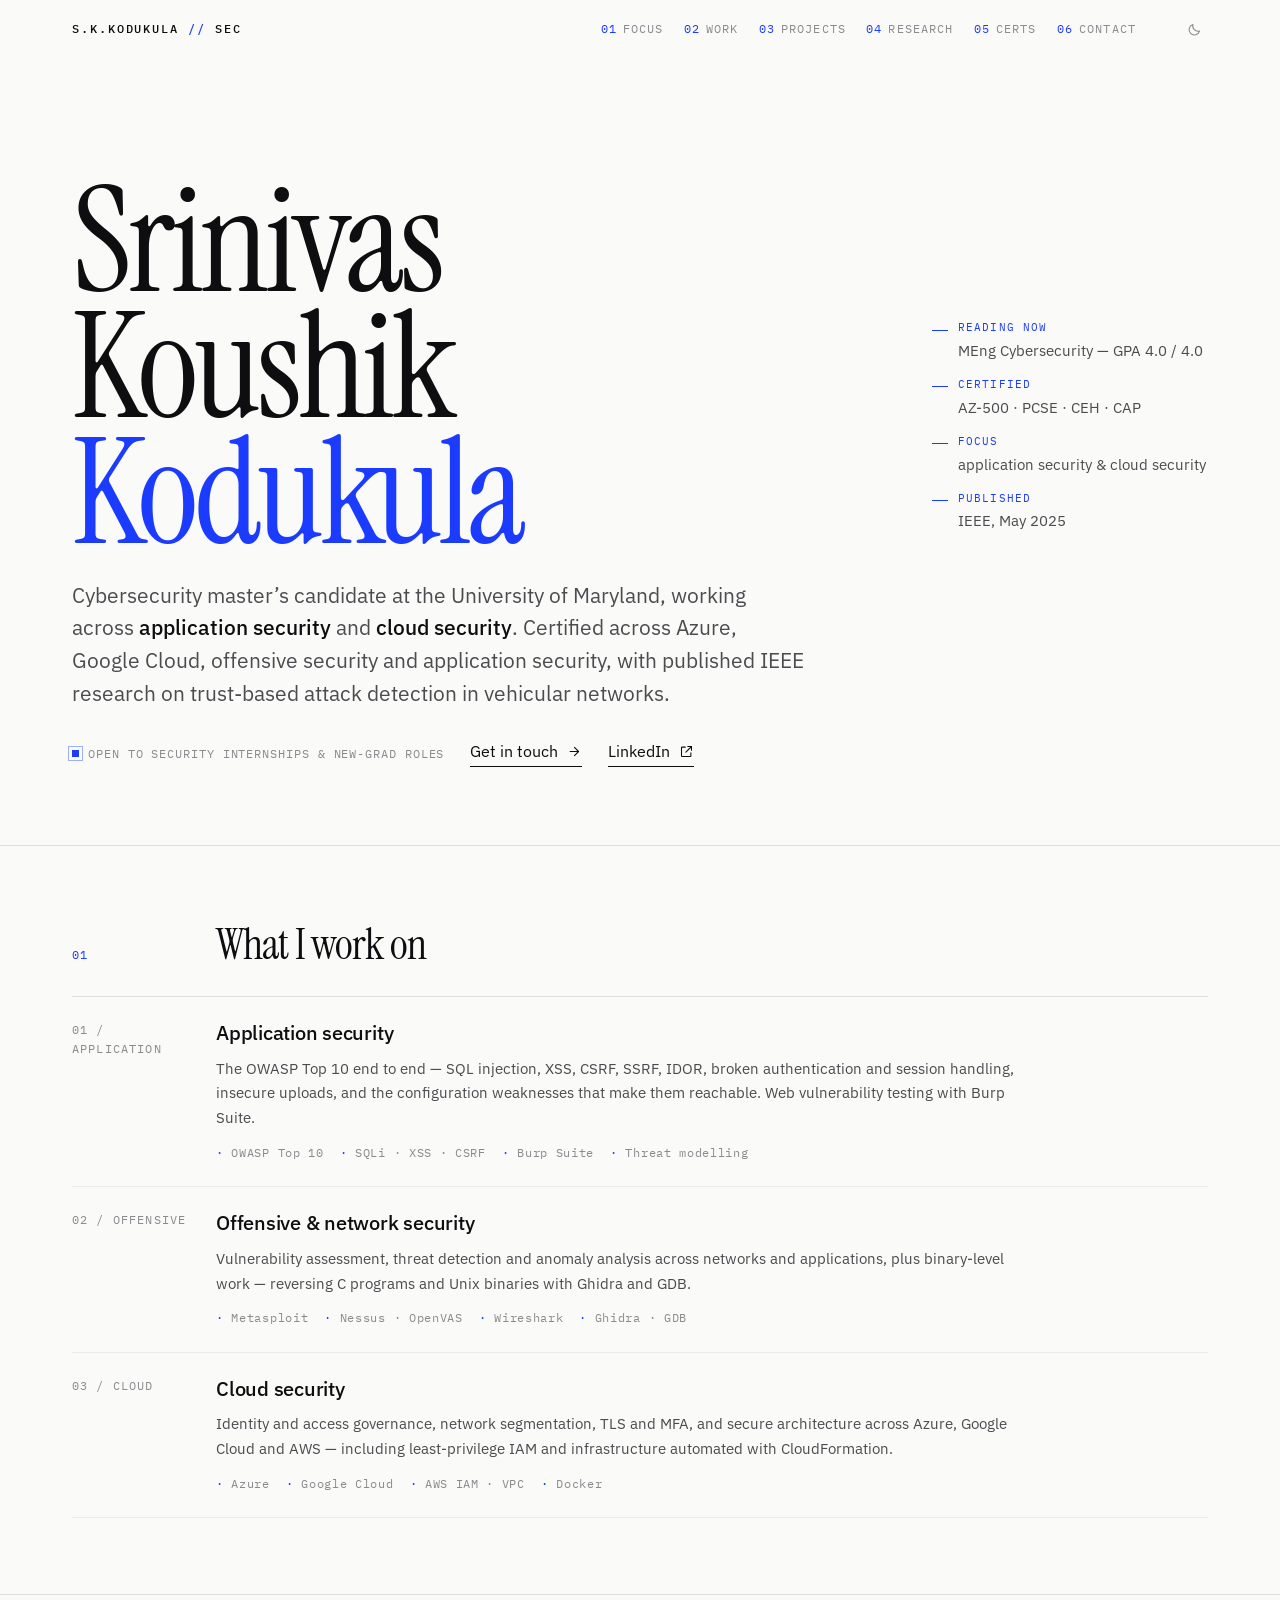
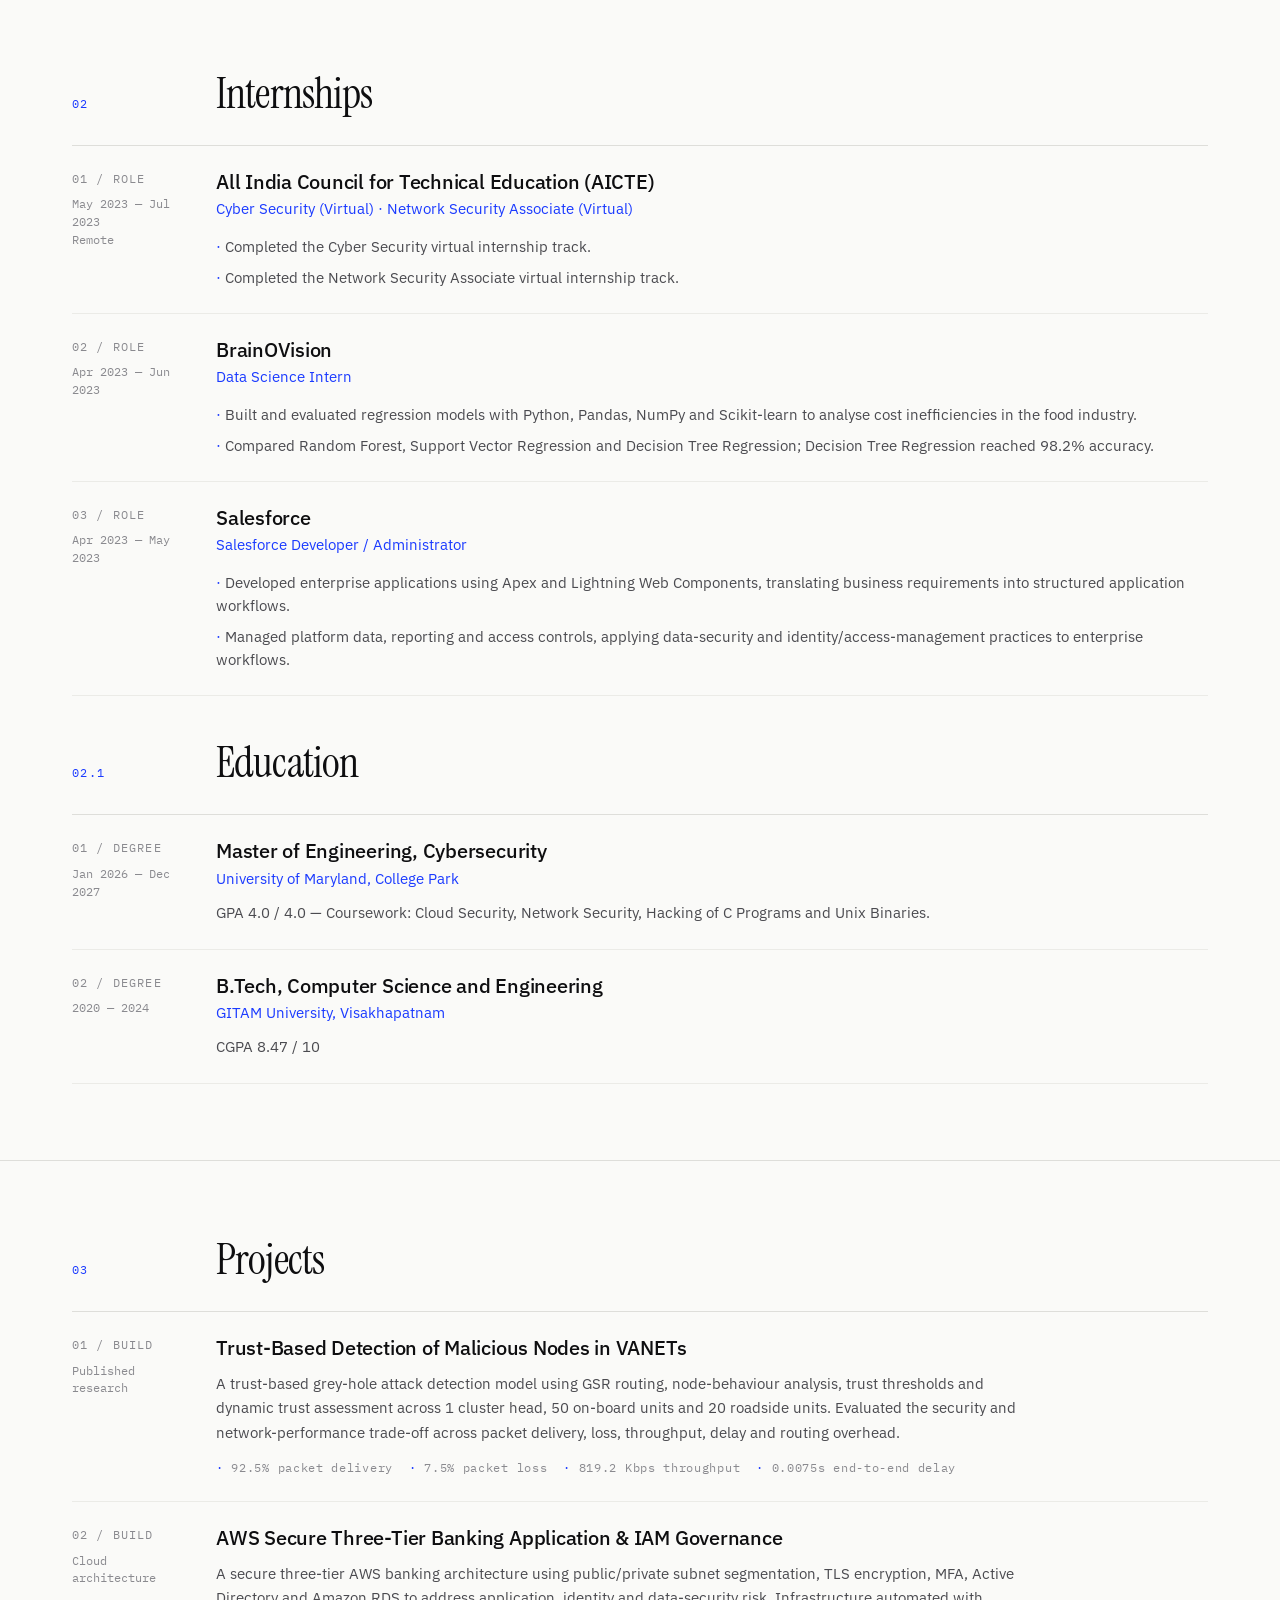
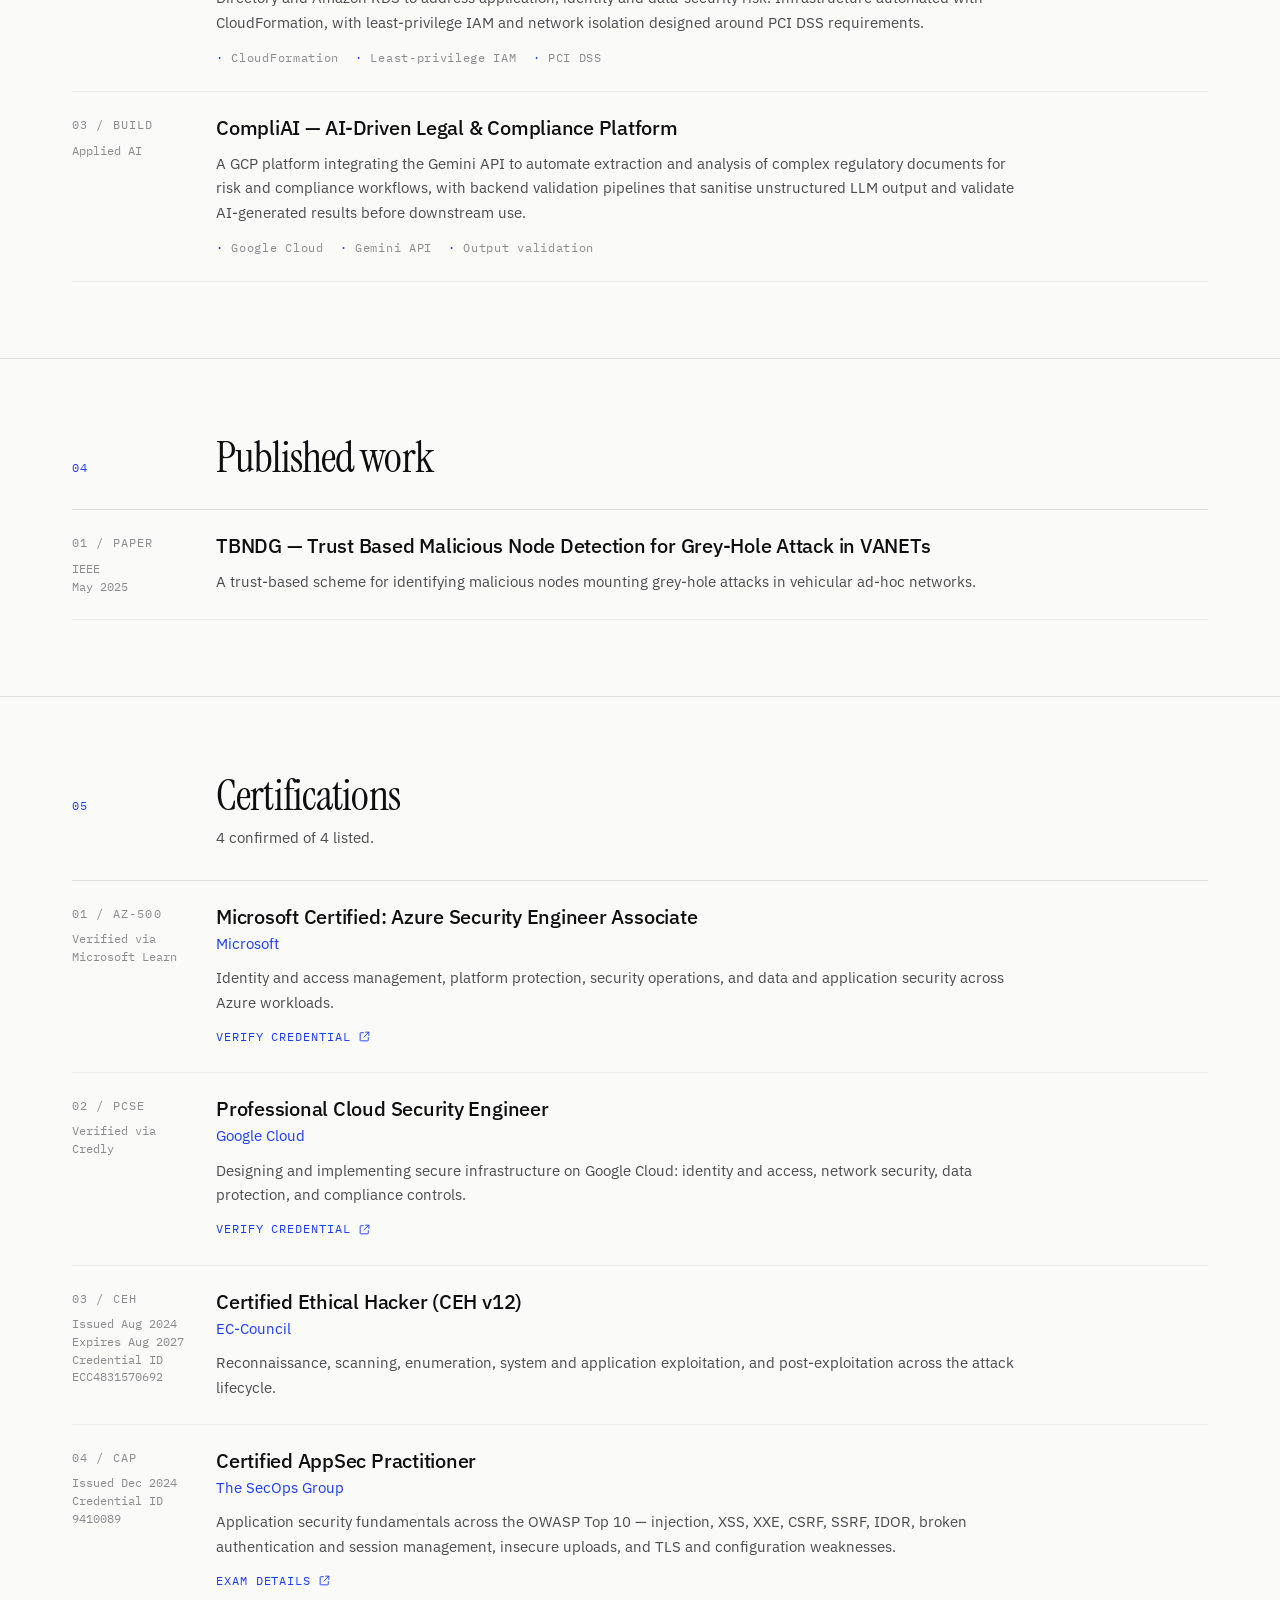
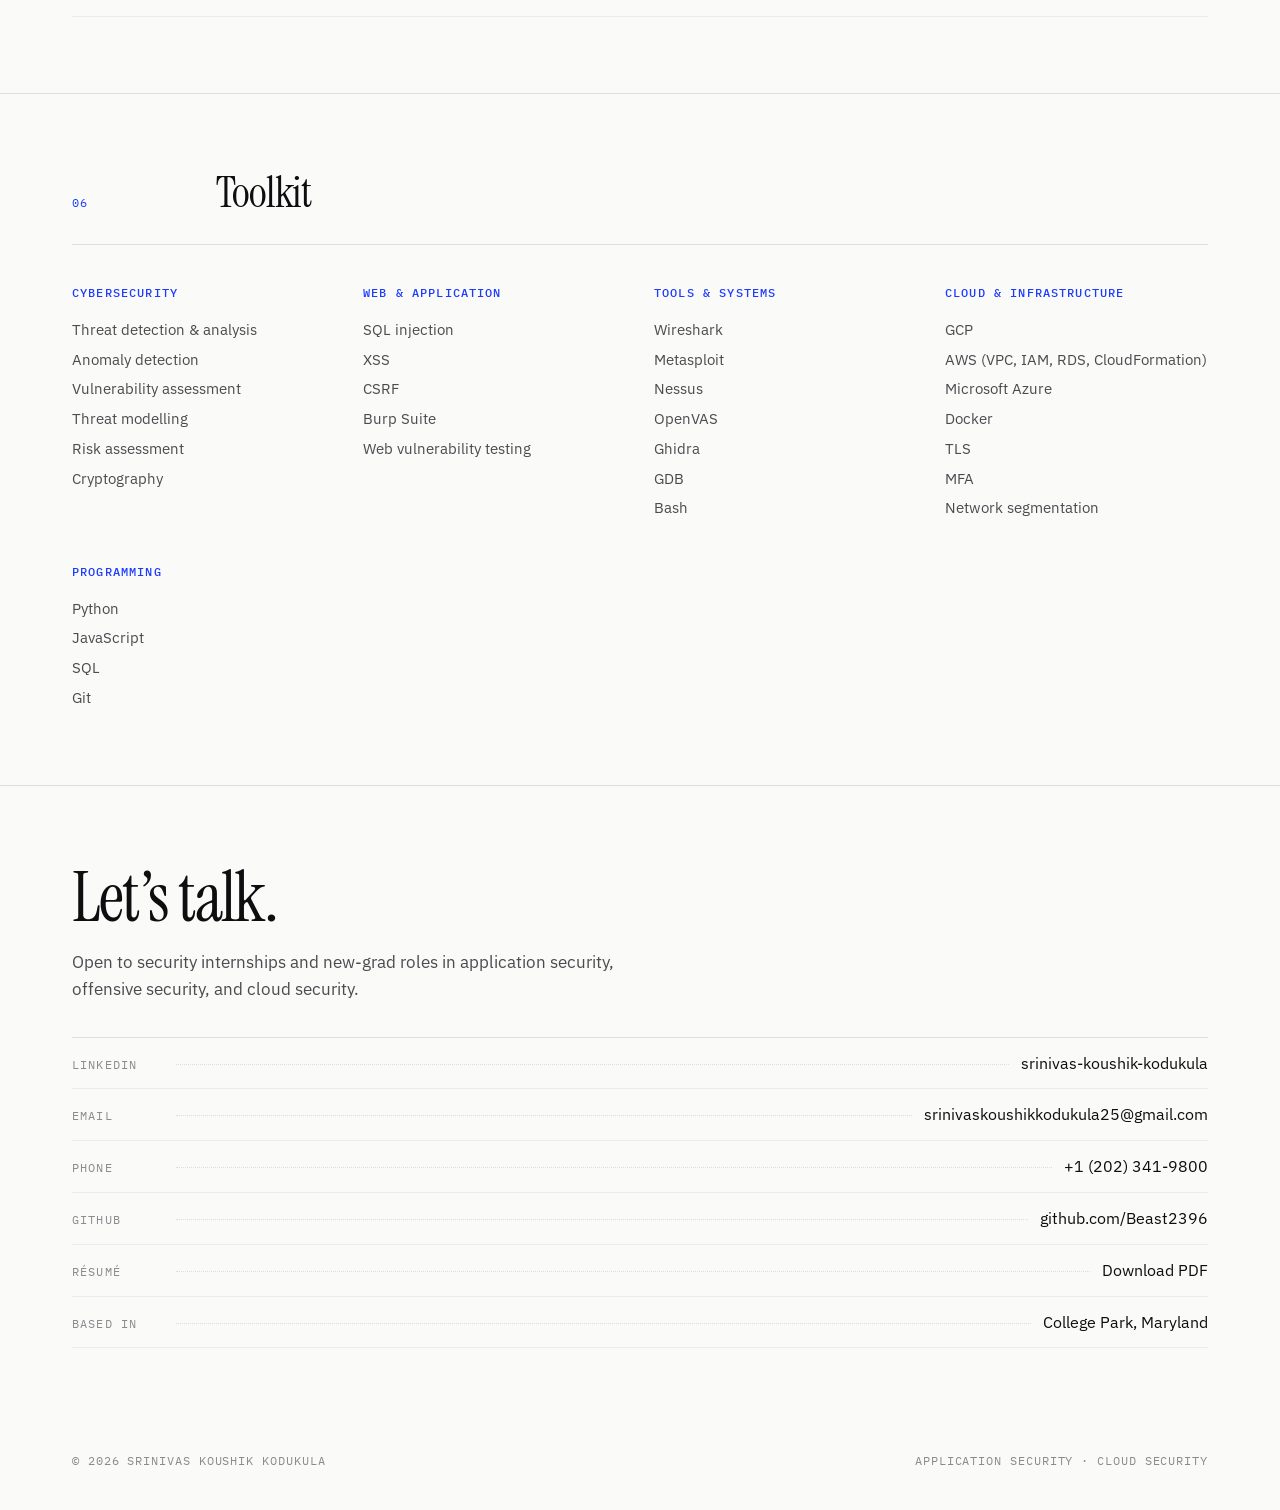
<file: index.html>
<!DOCTYPE html>
<html lang="en">
<head>
<meta charset="UTF-8">
<link rel="icon" href="data:image/svg+xml,%3Csvg%20xmlns%3D%22http%3A%2F%2Fwww.w3.org%2F2000%2Fsvg%22%20viewBox%3D%220%200%2032%2032%22%3E%3Crect%20width%3D%2232%22%20height%3D%2232%22%20rx%3D%227%22%20fill%3D%22%230E1216%22%2F%3E%3Cpath%20d%3D%22M16%205%206%209v7c0%206.4%204.3%2010.6%2010%2012%205.7-1.4%2010-5.6%2010-12V9z%22%20fill%3D%22%23E8443F%22%2F%3E%3Cpath%20d%3D%22M11.4%2016.2l3.2%203.2%206-6.6%22%20fill%3D%22none%22%20stroke%3D%22%23fff%22%20stroke-width%3D%222.8%22%20stroke-linecap%3D%22round%22%20stroke-linejoin%3D%22round%22%2F%3E%3C%2Fsvg%3E">
<meta name="viewport" content="width=device-width, initial-scale=1, viewport-fit=cover">
<title>Srinivas Koushik Kodukula — Application &amp; Cloud Security</title>
<meta name="description" content="Cybersecurity master's candidate at the University of Maryland working across application security, offensive security, and cloud security. CAP and CEH certified, with published IEEE research.">
<meta name="author" content="Srinivas Koushik Kodukula">
<meta name="color-scheme" content="light dark">
<meta name="theme-color" content="#FAFAF8" media="(prefers-color-scheme: light)">
<meta name="theme-color" content="#0C0C0E" media="(prefers-color-scheme: dark)">
<meta property="og:type" content="website">
<meta property="og:title" content="Srinivas Koushik Kodukula — Application &amp; Cloud Security">
<link rel="preconnect" href="https://fonts.gstatic.com" crossorigin>
<link rel="stylesheet" href="https://fonts.googleapis.com/css2?family=Instrument+Serif:ital@0;1&family=IBM+Plex+Sans:wght@400;500&family=IBM+Plex+Mono:wght@400;500&display=swap">
<style>/* ══════════════════════════════════════════════════════════════════════
   DESIGN — "Annotated"

   The idea: a source-code review, set as print. Application security work
   is reading something closely and writing in the margin, so the whole
   page is built as a marked-up document — a narrow monospace margin rail
   carrying labels, IDs and dates, with the content set beside it, and
   hairline rules between every entry. The hero is the name at full page
   width with review annotations pointing into it.

   Deliberately no cards, no soft gradients, no rounded surfaces. Structure
   comes from rules, numbers and the margin rail instead of from boxes.

   Palette : near-white paper, near-black ink, one electric cobalt, and a
             signal red used only for status and unfinished content.
   Type    : Instrument Serif at display sizes for the character, IBM Plex
             Sans for reading, IBM Plex Mono for everything in the margin.
   ══════════════════════════════════════════════════════════════════════ */

:root {
  color-scheme: light;
  --paper:  #FAFAF8;
  --paper-2:#F1F1ED;
  --ink:    #0E0E10;
  --ink-2:  #4B4B50;
  --ink-3:  #8A8A8F;
  --rule:   #DEDEDA;
  --rule-2: #EBEBE7;

  --accent:      #1B3BFF;
  --accent-soft: #E8EBFF;
  --signal:      #D6223A;
  --signal-soft: #FCE9EC;

  --f-display: 'Instrument Serif', 'Times New Roman', serif;
  --f-body: 'IBM Plex Sans', system-ui, -apple-system, sans-serif;
  --f-mono: 'IBM Plex Mono', ui-monospace, 'SF Mono', Menlo, monospace;

  --rail: 124px;
  --gutter: 22px;
  --ease: cubic-bezier(.22, .61, .36, 1);
}

@media (prefers-color-scheme: dark) {
  :root:not([data-theme="light"]) {
    color-scheme: dark;
    --paper:  #0C0C0E;
    --paper-2:#141418;
    --ink:    #EDEDEA;
    --ink-2:  #A7A7A4;
    --ink-3:  #6E6E72;
    --rule:   #26262B;
    --rule-2: #1A1A1E;
    --accent:      #7E95FF;
    --accent-soft: #171C36;
    --signal:      #FF5A6E;
    --signal-soft: #2A1418;
  }
}
:root[data-theme="dark"] {
  color-scheme: dark;
  --paper:  #0C0C0E;
  --paper-2:#141418;
  --ink:    #EDEDEA;
  --ink-2:  #A7A7A4;
  --ink-3:  #6E6E72;
  --rule:   #26262B;
  --rule-2: #1A1A1E;
  --accent:      #7E95FF;
  --accent-soft: #171C36;
  --signal:      #FF5A6E;
  --signal-soft: #2A1418;
}

*, *::before, *::after { box-sizing: border-box; }

body {
  margin: 0;
  background: var(--paper);
  color: var(--ink);
  font-family: var(--f-body);
  font-size: 16.5px;
  line-height: 1.6;
  -webkit-font-smoothing: antialiased;
}

h1, h2, h3 { margin: 0; font-weight: 400; }
p { margin: 0; }
ul, ol { margin: 0; padding: 0; list-style: none; }
a { color: inherit; text-decoration: none; }
button { font: inherit; color: inherit; background: none; border: 0; padding: 0; cursor: pointer; }
::selection { background: var(--accent); color: #fff; }
:focus-visible { outline: 2px solid var(--accent); outline-offset: 3px; }

html { scroll-behavior: smooth; scroll-padding-top: 90px; }

.wrap { width: 100%; max-width: 1180px; margin: 0 auto; padding-inline: var(--gutter); }

/* mono label, used everywhere in the margin */
.m {
  font-family: var(--f-mono); font-size: 11.5px; line-height: 1.5;
  letter-spacing: .08em; text-transform: uppercase; color: var(--ink-3);
}

/* ── top bar ─────────────────────────────────────────────────────────── */
.topbar {
  position: sticky; top: 0; z-index: 40;
  background: color-mix(in srgb, var(--paper) 88%, transparent);
  backdrop-filter: blur(10px); -webkit-backdrop-filter: blur(10px);
  border-bottom: 1px solid transparent;
  transition: border-color .3s var(--ease);
}
.topbar.stuck { border-bottom-color: var(--rule); }
.bar { display: flex; align-items: center; gap: 20px; height: 58px; }

.sig {
  font-family: var(--f-mono); font-size: 12px; font-weight: 500;
  letter-spacing: .16em; color: var(--ink); flex: none;
}
.sig b { color: var(--accent); font-weight: 500; }

.bar nav { display: none; gap: 20px; margin-left: auto; }
@media (min-width: 880px) { .bar nav { display: flex; } }
.bar nav a { position: relative; font-family: var(--f-mono); font-size: 11.5px; letter-spacing: .1em; text-transform: uppercase; color: var(--ink-3); transition: color .2s var(--ease); }
.bar nav a i { color: var(--accent); font-style: normal; margin-right: 6px; }
.bar nav a:hover { color: var(--ink); }

.bar-end { display: flex; align-items: center; gap: 12px; margin-left: auto; }
@media (min-width: 880px) { .bar-end { margin-left: 24px; } }
.tog { width: 28px; height: 28px; display: grid; place-items: center; color: var(--ink-3); transition: color .2s var(--ease); }
.tog:hover { color: var(--ink); }
.tog svg { width: 15px; height: 15px; }

/* ── hero ────────────────────────────────────────────────────────────── */
.hero { padding-block: clamp(46px, 9vw, 96px) clamp(40px, 7vw, 78px); border-bottom: 1px solid var(--rule); }
.hero-grid { display: grid; grid-template-columns: 1fr; gap: 30px; }
@media (min-width: 1000px) { .hero-grid { grid-template-columns: minmax(0, 1fr) 276px; gap: 52px; align-items: end; } }

.name {
  font-family: var(--f-display); font-weight: 400;
  font-size: clamp(3.1rem, 12.4vw, 9.2rem);
  line-height: .855; letter-spacing: -0.028em;
  text-wrap: balance;
}
.name .lede { display: block; }
.name .accent { color: var(--accent); }

/* review annotations in the right margin */
.annots { display: flex; flex-direction: column; gap: 14px; }
.annot { position: relative; padding-left: 26px; }
.annot::before {
  content: ""; position: absolute; left: 0; top: .62em; width: 16px; height: 1px; background: var(--accent);
}
.annot .k { display: block; font-family: var(--f-mono); font-size: 11px; letter-spacing: .1em; text-transform: uppercase; color: var(--accent); }
.annot .v { display: block; font-size: 14.5px; color: var(--ink-2); margin-top: 2px; }

.statement {
  margin-top: clamp(28px, 5vw, 46px);
  font-size: clamp(1.06rem, 2.3vw, 1.32rem); line-height: 1.55;
  color: var(--ink-2); max-width: 46rem;
}
.statement b { color: var(--ink); font-weight: 500; }

.hero-foot { display: flex; flex-wrap: wrap; align-items: center; gap: 14px 26px; margin-top: 30px; }
.live { display: inline-flex; align-items: center; gap: 9px; }
.live .d { width: 7px; height: 7px; background: var(--accent); flex: none; position: relative; }
.live .d::after { content: ""; position: absolute; inset: -4px; border: 1px solid var(--accent); opacity: .4; animation: pulse 2.6s var(--ease) infinite; }
@keyframes pulse { 0% { transform: scale(.6); opacity: .55; } 100% { transform: scale(1.5); opacity: 0; } }

.cta { display: inline-flex; align-items: center; gap: 9px; font-size: 15.5px; color: var(--ink); border-bottom: 1px solid var(--ink); padding-bottom: 2px; transition: color .2s var(--ease), border-color .2s var(--ease), gap .2s var(--ease); }
.cta:hover { color: var(--accent); border-color: var(--accent); gap: 14px; }
.cta svg { width: 15px; height: 15px; }

/* ── section scaffold ────────────────────────────────────────────────── */
section { padding-block: clamp(46px, 7vw, 76px); border-bottom: 1px solid var(--rule); }
section:last-of-type { border-bottom: 0; }

.sec-bar { display: grid; grid-template-columns: var(--rail) 1fr; gap: 20px; align-items: baseline; margin-bottom: 30px; }
@media (max-width: 760px) { .sec-bar { grid-template-columns: 1fr; gap: 6px; } }
.sec-n { font-family: var(--f-mono); font-size: 11.5px; letter-spacing: .12em; color: var(--accent); }
.sec-t { font-family: var(--f-display); font-size: clamp(1.7rem, 4.4vw, 2.7rem); line-height: 1.02; letter-spacing: -0.02em; }
.sec-x { margin-top: 8px; font-size: 15px; color: var(--ink-2); max-width: 40rem; }

/* ── the entry: margin rail + content. every list on the page uses it ── */
.entries { border-top: 1px solid var(--rule); }
.entry {
  display: grid; grid-template-columns: var(--rail) 1fr; gap: 20px;
  padding-block: 24px; border-bottom: 1px solid var(--rule-2);
}
@media (max-width: 760px) { .entry { grid-template-columns: 1fr; gap: 10px; } }
.entry:hover .e-id { color: var(--accent); }
.e-rail { display: flex; flex-direction: column; gap: 7px; }
.e-id { font-family: var(--f-mono); font-size: 11.5px; letter-spacing: .1em; color: var(--ink-3); transition: color .2s var(--ease); }
.e-meta { font-family: var(--f-mono); font-size: 11.5px; line-height: 1.55; color: var(--ink-3); }

.e-title { font-size: 1.22rem; font-weight: 500; letter-spacing: -0.012em; line-height: 1.25; }
.e-title .at { color: var(--ink-3); font-weight: 400; }
.e-sub { margin-top: 3px; font-size: 14.5px; color: var(--accent); }
.e-body { margin-top: 10px; font-size: 15.3px; color: var(--ink-2); line-height: 1.62; max-width: 50rem; }

.tags { display: flex; flex-wrap: wrap; gap: 6px 16px; margin-top: 14px; }
.tags li { font-family: var(--f-mono); font-size: 11.5px; letter-spacing: .06em; color: var(--ink-3); }
.tags li::before { content: "· "; color: var(--accent); }

.stints { margin-top: 12px; }
.stints li { display: flex; flex-wrap: wrap; align-items: baseline; gap: 10px; padding: 7px 0; border-top: 1px solid var(--rule-2); }
.stints li:first-child { border-top: 0; }
.stint-t { font-size: 15.2px; color: var(--ink); }
.stint-p { margin-left: auto; font-family: var(--f-mono); font-size: 11.5px; color: var(--ink-3); }

.e-link { display: inline-flex; align-items: center; gap: 7px; margin-top: 13px; font-family: var(--f-mono); font-size: 11.5px; letter-spacing: .08em; text-transform: uppercase; color: var(--accent); transition: gap .2s var(--ease); }
a.entry:hover .e-link { gap: 12px; }
.e-link svg { width: 13px; height: 13px; }

/* unfinished content */
.todo { display: inline-block; padding: 2px 8px; background: var(--signal-soft); color: var(--signal); font-family: var(--f-mono); font-size: 10.5px; letter-spacing: .08em; text-transform: uppercase; }
.is-todo .e-id { color: var(--signal); }

/* ── toolkit: dense mono columns ─────────────────────────────────────── */
.kit { display: grid; grid-template-columns: repeat(4, 1fr); gap: 28px; border-top: 1px solid var(--rule); padding-top: 24px; }
@media (max-width: 900px) { .kit { grid-template-columns: repeat(2, 1fr); } }
@media (max-width: 520px) { .kit { grid-template-columns: 1fr; } }
.kit h4 { font-family: var(--f-mono); font-size: 11.5px; letter-spacing: .1em; text-transform: uppercase; color: var(--accent); font-weight: 500; }
.kit ul { margin-top: 12px; display: flex; flex-direction: column; gap: 6px; }
.kit li { font-size: 14.8px; color: var(--ink-2); }

/* ── contact: a table of contents with leader dots ───────────────────── */
.contact-head { font-family: var(--f-display); font-size: clamp(2.2rem, 7vw, 4.4rem); line-height: 1; letter-spacing: -0.025em; }
.contact-x { margin-top: 16px; font-size: 1.05rem; color: var(--ink-2); max-width: 38rem; }
.toc { margin-top: 34px; border-top: 1px solid var(--rule); }
.toc-row { display: flex; align-items: baseline; gap: 12px; padding: 13px 0; border-bottom: 1px solid var(--rule-2); }
.toc-k { font-family: var(--f-mono); font-size: 11.5px; letter-spacing: .1em; text-transform: uppercase; color: var(--ink-3); flex: none; min-width: 92px; }
.toc-dots { flex: 1; border-bottom: 1px dotted var(--rule); transform: translateY(-4px); }
.toc-v { font-size: 15.5px; color: var(--ink); }
a.toc-row:hover .toc-v { color: var(--accent); }
a.toc-row:hover .toc-dots { border-bottom-color: var(--accent); }

footer { padding-block: 28px 40px; }
.foot { display: flex; flex-wrap: wrap; justify-content: space-between; gap: 12px; }

/* ── motion ───────────────────────────────────────────────────────────
   Reveal state is applied by JS only, so the page renders complete if
   scripts fail. `translate` is used rather than `transform` so reveals
   never collide with hover transforms.
   ─────────────────────────────────────────────────────────────────── */
.reveal { opacity: 0; translate: 0 14px; transition: opacity .62s var(--ease), translate .62s var(--ease); }
.reveal.in { opacity: 1; translate: 0 0; }
.name .reveal { translate: 0 24px; }

/* the rail id shifts as the eye lands on a row */
.entry { transition: background-color .25s var(--ease); }
.entry:hover { background: color-mix(in srgb, var(--accent) 4%, transparent); }
a.entry:hover .e-title { color: var(--accent); }
.e-title { transition: color .25s var(--ease); }

/* the annotation leader lines draw themselves in */
.annot::before { transform-origin: left; scale: 0 1; transition: scale .5s var(--ease) .15s; }
.annot.in::before { scale: 1 1; }

@media (prefers-reduced-motion: reduce) {
  .reveal { opacity: 1; translate: 0 0; }
  .annot::before { scale: 1 1; }
}
</style>
</head>
<body>
<header class="topbar" id="topbar">
  <div class="wrap bar">
    <a class="sig" id="sig" href="#top"></a>
    <nav id="nav" aria-label="Sections"></nav>
    <div class="bar-end"><button class="tog" id="theme" type="button"></button></div>
  </div>
</header>

<main id="top">
  <section class="hero">
    <div class="wrap">
      <div class="hero-grid">
        <h1 class="name" id="name"></h1>
        <ul class="annots" id="annots"></ul>
      </div>
      <p class="statement" id="statement"></p>
      <div class="hero-foot" id="herofoot"></div>
    </div>
  </section>

  <section id="focus">
    <div class="wrap">
      <div class="sec-bar">
        <span class="sec-n">01</span>
        <div><h2 class="sec-t">What I work on</h2></div>
      </div>
      <div class="entries" id="focus-list"></div>
    </div>
  </section>

  <section id="work">
    <div class="wrap">
      <div class="sec-bar">
        <span class="sec-n">02</span>
        <div><h2 class="sec-t">Internships</h2></div>
      </div>
      <div class="entries" id="work-list"></div>
      <div class="sec-bar" style="margin-top:44px"><span class="sec-n">02.1</span><div><h2 class="sec-t">Education</h2></div></div>
      <div class="entries" id="edu-list"></div>
    </div>
  </section>

  <section id="projects">
    <div class="wrap">
      <div class="sec-bar">
        <span class="sec-n">03</span>
        <div><h2 class="sec-t">Projects</h2></div>
      </div>
      <div class="entries" id="projects-list"></div>
    </div>
  </section>

  <section id="research">
    <div class="wrap">
      <div class="sec-bar">
        <span class="sec-n">04</span>
        <div><h2 class="sec-t">Published work</h2></div>
      </div>
      <div class="entries" id="research-list"></div>
    </div>
  </section>

  <section id="certs">
    <div class="wrap">
      <div class="sec-bar">
        <span class="sec-n">05</span>
        <div><h2 class="sec-t">Certifications</h2><p class="sec-x" id="cert-note"></p></div>
      </div>
      <div class="entries" id="cert-list"></div>
    </div>
  </section>

  <section id="toolkit">
    <div class="wrap">
      <div class="sec-bar">
        <span class="sec-n">06</span>
        <div><h2 class="sec-t">Toolkit</h2></div>
      </div>
      <div class="kit" id="kit"></div>
    </div>
  </section>

  <section id="writing">
    <div class="wrap">
      <div class="sec-bar">
        <span class="sec-n">07</span>
        <div><h2 class="sec-t">Notes &amp; writeups</h2></div>
      </div>
      <div class="entries" id="writing-list"></div>
    </div>
  </section>


  <section id="contact">
    <div class="wrap">
      <h2 class="contact-head">Let&rsquo;s talk.</h2>
      <p class="contact-x">Open to security internships and new-grad roles in application
        security, offensive security, and cloud security.</p>
      <div class="toc" id="toc"></div>
    </div>
  </section>
</main>

<footer><div class="wrap foot" id="foot"></div></footer>

<script>/* ══════════════════════════════════════════════════════════════════════
   CONTENT — everything every design says lives here.

   Sourced from Srinivas_Koushik_Kodukula_Resume.pdf, with dates and
   credential IDs cross-checked against the LinkedIn export and the
   issuers' own verification pages. Nothing is invented.
   ══════════════════════════════════════════════════════════════════════ */
window.SITE = {
  owner: {
    name: 'Srinivas Koushik Kodukula',
    short: 'Srinivas',
    headline: 'Securing software, from the source up.',
    discipline: 'Application Security · Cloud Security',
    intro: 'Cybersecurity master’s candidate at the University of Maryland, working across ' +
           'application security and cloud security. Certified across Azure, Google Cloud, ' +
           'offensive security and application security, with published IEEE research on ' +
           'trust-based attack detection in vehicular networks.',
    status: 'Open to security internships & new-grad roles',
    location: { text: 'College Park, Maryland' },
    email: { text: 'srinivaskoushikkodukula25@gmail.com',
             href: 'mailto:srinivaskoushikkodukula25@gmail.com' },
    phone: { text: '+1 (202) 341-9800', href: 'tel:+12023419800' },
    resume: { text: 'Download PDF', href: 'https://beast2396.github.io/Beast/resume.pdf' },
    github: { text: 'github.com/Beast2396', href: 'https://github.com/Beast2396' },
    linkedin: {
      text: 'srinivas-koushik-kodukula',
      href: 'https://www.linkedin.com/in/srinivas-koushik-kodukula-233884201/'
    }
  },

  capabilities: [
    {
      icon: 'code',
      title: 'Application security',
      body: 'The OWASP Top 10 end to end — SQL injection, XSS, CSRF, SSRF, IDOR, broken ' +
            'authentication and session handling, insecure uploads, and the configuration ' +
            'weaknesses that make them reachable. Web vulnerability testing with Burp Suite.',
      tags: ['OWASP Top 10', 'SQLi · XSS · CSRF', 'Burp Suite', 'Threat modelling']
    },
    {
      icon: 'radar',
      title: 'Offensive & network security',
      body: 'Vulnerability assessment, threat detection and anomaly analysis across networks ' +
            'and applications, plus binary-level work — reversing C programs and Unix ' +
            'binaries with Ghidra and GDB.',
      tags: ['Metasploit', 'Nessus · OpenVAS', 'Wireshark', 'Ghidra · GDB']
    },
    {
      icon: 'cloud',
      title: 'Cloud security',
      body: 'Identity and access governance, network segmentation, TLS and MFA, and secure ' +
            'architecture across Azure, Google Cloud and AWS — including least-privilege ' +
            'IAM and infrastructure automated with CloudFormation.',
      tags: ['Azure', 'Google Cloud', 'AWS IAM · VPC', 'Docker']
    }
  ],

  certifications: [
    { code: 'AZ-500', title: 'Microsoft Certified: Azure Security Engineer Associate',
      issuer: 'Microsoft', meta: 'Verified via Microsoft Learn',
      body: 'Identity and access management, platform protection, security operations, and ' +
            'data and application security across Azure workloads.',
      href: 'https://learn.microsoft.com/api/credentials/share/en-us/SrinivasKoushikKodukula-4548/' +
            '4B3795FE4D5EC7E7?sharingId=C3B1F4CC8D3BB18C' },

    { code: 'PCSE', title: 'Professional Cloud Security Engineer', issuer: 'Google Cloud',
      meta: 'Verified via Credly',
      body: 'Designing and implementing secure infrastructure on Google Cloud: identity and ' +
            'access, network security, data protection, and compliance controls.',
      href: 'https://www.credly.com/badges/587d7d92-cc0b-4b36-80d5-1ecc63cfcdd0/public_url' },

    { code: 'CEH', title: 'Certified Ethical Hacker (CEH v12)', issuer: 'EC-Council',
      meta: 'Issued Aug 2024 · Expires Aug 2027 · Credential ID ECC4831570692',
      body: 'Reconnaissance, scanning, enumeration, system and application exploitation, and ' +
            'post-exploitation across the attack lifecycle.',
      href: null },

    { code: 'CAP', title: 'Certified AppSec Practitioner', issuer: 'The SecOps Group',
      meta: 'Issued Dec 2024 · Credential ID 9410089',
      body: 'Application security fundamentals across the OWASP Top 10 — injection, XSS, XXE, ' +
            'CSRF, SSRF, IDOR, broken authentication and session management, insecure uploads, ' +
            'and TLS and configuration weaknesses.',
      href: null,
      about: 'https://pentestingexams.com/certifications/essentials/certified-application-security-practitioner/' }
  ],

  experience: [
    {
      /* On LinkedIn but not on the résumé. Bullets state only what the
         programme was — no outcomes are claimed that aren't documented. */
      org: 'All India Council for Technical Education (AICTE)',
      meta: 'May 2023 — Jul 2023 · Remote',
      roles: [
        { title: 'Cyber Security (Virtual)', period: 'May — Jul 2023' },
        { title: 'Network Security Associate (Virtual)', period: 'May — Jul 2023' }
      ],
      points: [
        'Completed the Cyber Security virtual internship track.',
        'Completed the Network Security Associate virtual internship track.'
      ]
    },
    {
      org: 'BrainOVision',
      meta: 'Apr 2023 — Jun 2023',
      roles: [{ title: 'Data Science Intern', period: 'Apr — Jun 2023' }],
      points: [
        'Built and evaluated regression models with Python, Pandas, NumPy and Scikit-learn to ' +
        'analyse cost inefficiencies in the food industry.',
        'Compared Random Forest, Support Vector Regression and Decision Tree Regression; ' +
        'Decision Tree Regression reached 98.2% accuracy.'
      ]
    },
    {
      org: 'Salesforce',
      meta: 'Apr 2023 — May 2023',
      roles: [{ title: 'Salesforce Developer / Administrator', period: 'Apr — May 2023' }],
      points: [
        'Developed enterprise applications using Apex and Lightning Web Components, translating ' +
        'business requirements into structured application workflows.',
        'Managed platform data, reporting and access controls, applying data-security and ' +
        'identity/access-management practices to enterprise workflows.'
      ]
    }
  ],

  education: [
    { qualification: 'Master of Engineering, Cybersecurity',
      org: 'University of Maryland, College Park',
      period: 'Jan 2026 — Dec 2027', grade: 'GPA 4.0 / 4.0',
      detail: 'Coursework: Cloud Security, Network Security, Hacking of C Programs and Unix Binaries.' },
    { qualification: 'B.Tech, Computer Science and Engineering',
      org: 'GITAM University, Visakhapatnam',
      period: '2020 — 2024', grade: 'CGPA 8.47 / 10' }
  ],

  projects: [
    {
      title: 'Trust-Based Detection of Malicious Nodes in VANETs',
      tag: 'Published research',
      body: 'A trust-based grey-hole attack detection model using GSR routing, node-behaviour ' +
            'analysis, trust thresholds and dynamic trust assessment across 1 cluster head, ' +
            '50 on-board units and 20 roadside units. Evaluated the security and ' +
            'network-performance trade-off across packet delivery, loss, throughput, delay and ' +
            'routing overhead.',
      metrics: ['92.5% packet delivery', '7.5% packet loss', '819.2 Kbps throughput',
                '0.0075s end-to-end delay'],
      href: null
    },
    {
      title: 'AWS Secure Three-Tier Banking Application & IAM Governance',
      tag: 'Cloud architecture',
      body: 'A secure three-tier AWS banking architecture using public/private subnet ' +
            'segmentation, TLS encryption, MFA, Active Directory and Amazon RDS to address ' +
            'application, identity and data-security risk. Infrastructure automated with ' +
            'CloudFormation, with least-privilege IAM and network isolation designed around ' +
            'PCI DSS requirements.',
      metrics: ['CloudFormation', 'Least-privilege IAM', 'PCI DSS'],
      href: null
    },
    {
      title: 'CompliAI — AI-Driven Legal & Compliance Platform',
      tag: 'Applied AI',
      body: 'A GCP platform integrating the Gemini API to automate extraction and analysis of ' +
            'complex regulatory documents for risk and compliance workflows, with backend ' +
            'validation pipelines that sanitise unstructured LLM output and validate ' +
            'AI-generated results before downstream use.',
      metrics: ['Google Cloud', 'Gemini API', 'Output validation'],
      href: null
    }
  ],

  publications: [
    { title: 'TBNDG — Trust Based Malicious Node Detection for Grey-Hole Attack in VANETs',
      venue: 'IEEE', date: 'May 2025',
      body: 'A trust-based scheme for identifying malicious nodes mounting grey-hole attacks in ' +
            'vehicular ad-hoc networks.',
      href: null }
  ],

  writing: [],

  toolkit: [
    { group: 'Cybersecurity', items: ['Threat detection & analysis', 'Anomaly detection',
      'Vulnerability assessment', 'Threat modelling', 'Risk assessment', 'Cryptography'] },
    { group: 'Web & application', items: ['SQL injection', 'XSS', 'CSRF', 'Burp Suite',
      'Web vulnerability testing'] },
    { group: 'Tools & systems', items: ['Wireshark', 'Metasploit', 'Nessus', 'OpenVAS',
      'Ghidra', 'GDB', 'Bash'] },
    { group: 'Cloud & infrastructure', items: ['GCP', 'AWS (VPC, IAM, RDS, CloudFormation)',
      'Microsoft Azure', 'Docker', 'TLS', 'MFA', 'Network segmentation'] },
    { group: 'Programming', items: ['Python', 'JavaScript', 'SQL', 'Git'] }
  ]
};
</script>
<script>/* Renderer. All copy comes from window.SITE (content.js).
   Every list on the page is the same object: a monospace margin rail on
   the left, content on the right, hairline rule between. */
(function () {
  'use strict';

  var S = window.SITE, O = S.owner;
  var $ = function (s) { return document.querySelector(s); };
  var esc = function (v) {
    return String(v).replace(/[&<>"']/g, function (c) {
      return { '&': '&amp;', '<': '&lt;', '>': '&gt;', '"': '&quot;', "'": '&#39;' }[c];
    });
  };
  var pad = function (n) { return (n < 10 ? '0' : '') + n; };

  var ICON = {
    arrow: '<path d="M5 12h13M12 5.5 18.5 12 12 18.5"/>',
    out:   '<path d="M14 4h6v6M20 4l-9 9M19 14v5a1 1 0 0 1-1 1H5a1 1 0 0 1-1-1V6a1 1 0 0 1 1-1h5"/>',
    sun:   '<circle cx="12" cy="12" r="4"/><path d="M12 2v2M12 20v2M4.9 4.9l1.4 1.4M17.7 17.7l1.4 1.4M2 12h2M20 12h2M4.9 19.1l1.4-1.4M17.7 6.3l1.4-1.4"/>',
    moon:  '<path d="M20 14.5A8.5 8.5 0 0 1 9.5 4a8.5 8.5 0 1 0 10.5 10.5Z"/>'
  };
  function ico(n) {
    return '<svg viewBox="0 0 24 24" fill="none" stroke="currentColor" stroke-width="1.7" ' +
      'stroke-linecap="round" stroke-linejoin="round" aria-hidden="true">' + ICON[n] + '</svg>';
  }
  var TODO = '<span class="todo">Add detail</span>';

  /* an entry: rail on the left, content on the right */
  function entry(o) {
    var rail = '<div class="e-rail"><span class="e-id">' + esc(o.id) + '</span>' +
      (o.meta ? '<span class="e-meta">' + o.meta + '</span>' : '') +
      (o.todo ? '<span>' + TODO + '</span>' : '') + '</div>';
    var main = '<div><h3 class="e-title">' + o.title + '</h3>' +
      (o.sub ? '<div class="e-sub">' + esc(o.sub) + '</div>' : '') +
      (o.body ? '<p class="e-body">' + esc(o.body) + '</p>' : '') +
      (o.extra || '') +
      (o.link ? '<span class="e-link">' + esc(o.link.label) + ' ' + ico(o.link.icon || 'arrow') + '</span>' : '') +
      '</div>';
    var cls = 'entry' + (o.todo ? ' is-todo' : '');
    return o.href
      ? '<a class="' + cls + '" href="' + esc(o.href) + '" target="_blank" rel="noopener noreferrer">' + rail + main + '</a>'
      : '<article class="' + cls + '">' + rail + main + '</article>';
  }

  /* ── top bar ───────────────────────────────────────────────────────── */
  $('#sig').innerHTML = 'S.K.KODUKULA<b> //</b> SEC';
  $('#nav').innerHTML = [
    ['01', 'Focus', '#focus'], ['02', 'Work', '#work'], ['03', 'Projects', '#projects'],
    ['04', 'Research', '#research'], ['05', 'Certs', '#certs'], ['06', 'Contact', '#contact']
  ].map(function (n) {
    return '<a href="' + n[2] + '"><i>' + n[0] + '</i>' + n[1] + '</a>';
  }).join('');

  /* ── hero ──────────────────────────────────────────────────────────── */
  var parts = O.name.split(/\s+/);
  $('#name').innerHTML = parts.map(function (w, i) {
    return '<span class="lede' + (i === parts.length - 1 ? ' accent' : '') + '">' + esc(w) + '</span>';
  }).join('');

  var edu = S.education[0];
  var certCodes = S.certifications.filter(function (c) { return !c.todo; })
    .map(function (c) { return c.code; }).join(' · ');
  $('#annots').innerHTML = [
    ['Reading now', edu.qualification.replace(/^Master of Engineering, /, 'MEng ') + ' — ' + edu.grade],
    ['Certified', certCodes],
    ['Focus', O.discipline.replace(/ · /g, ' & ').toLowerCase()],
    ['Published', S.publications[0].venue + ', ' + S.publications[0].date]
  ].map(function (a) {
    return '<li class="annot"><span class="k">' + esc(a[0]) + '</span><span class="v">' + esc(a[1]) + '</span></li>';
  }).join('');

  $('#statement').innerHTML = esc(O.intro)
    .replace('application security', '<b>application security</b>')
    .replace('cloud security', '<b>cloud security</b>');

  $('#herofoot').innerHTML =
    '<span class="live m"><span class="d"></span>' + esc(O.status) + '</span>' +
    '<a class="cta" href="#contact">Get in touch ' + ico('arrow') + '</a>' +
    '<a class="cta" href="' + esc(O.linkedin.href) + '" target="_blank" rel="noopener noreferrer">LinkedIn ' + ico('out') + '</a>';

  /* ── 01 focus ──────────────────────────────────────────────────────── */
  $('#focus-list').innerHTML = S.capabilities.map(function (c, i) {
    return entry({
      id: pad(i + 1) + ' / ' + c.title.split(' ')[0].toUpperCase(),
      title: esc(c.title),
      body: c.body,
      extra: '<ul class="tags">' + c.tags.map(function (t) { return '<li>' + esc(t) + '</li>'; }).join('') + '</ul>'
    });
  }).join('');

  /* ── 02 work ───────────────────────────────────────────────────────── */
  $('#work-list').innerHTML = S.experience.map(function (x, i) {
    return entry({
      id: pad(i + 1) + ' / ROLE',
      meta: esc(x.meta).replace(/ · /g, '<br>'),
      title: esc(x.org),
      sub: x.roles.map(function (r) { return r.title; }).join(' · '),
      extra: '<ul class="tags" style="flex-direction:column;gap:8px;align-items:flex-start">' +
        (x.points || []).map(function (p) {
          return '<li style="color:var(--ink-2);font-family:var(--f-body);font-size:14.5px;' +
                 'letter-spacing:0">' + esc(p) + '</li>';
        }).join('') + '</ul>'
    });
  }).join('');

  $('#edu-list').innerHTML = S.education.map(function (e, i) {
    return entry({
      id: pad(i + 1) + ' / DEGREE',
      meta: esc(e.period),
      title: esc(e.qualification),
      sub: e.org,
      body: e.grade + (e.detail ? ' — ' + e.detail : '')
    });
  }).join('');

  /* ── projects ──────────────────────────────────────────────────────── */
  $('#projects-list').innerHTML = S.projects.map(function (p, i) {
    return entry({
      id: pad(i + 1) + ' / BUILD',
      meta: esc(p.tag),
      title: esc(p.title),
      body: p.body,
      extra: '<ul class="tags">' + p.metrics.map(function (m) {
        return '<li>' + esc(m) + '</li>'; }).join('') + '</ul>',
      href: p.href,
      link: p.href ? { label: 'View', icon: 'out' } : null
    });
  }).join('');

  /* ── 03 research ───────────────────────────────────────────────────── */
  $('#research-list').innerHTML = S.publications.map(function (p, i) {
    return entry({
      id: pad(i + 1) + ' / PAPER',
      meta: esc(p.venue) + '<br>' + esc(p.date),
      title: esc(p.title),
      body: p.body,
      href: p.href,
      link: p.href ? { label: 'Read the paper', icon: 'out' } : null
    });
  }).join('');

  /* ── 04 certifications ─────────────────────────────────────────────── */
  var confirmed = S.certifications.filter(function (c) { return !c.todo; }).length;
  $('#cert-note').textContent = confirmed + ' confirmed of ' + S.certifications.length + ' listed.';
  $('#cert-list').innerHTML = S.certifications.map(function (c, i) {
    var target = c.href || c.about;
    return entry({
      id: pad(i + 1) + ' / ' + c.code,
      meta: c.meta ? esc(c.meta).replace(/ · /g, '<br>') : '',
      title: esc(c.title),
      sub: c.issuer,
      body: c.body,
      todo: c.todo,
      href: target,
      link: target ? { label: c.href ? 'Verify credential' : 'Exam details', icon: 'out' } : null
    });
  }).join('');

  /* ── 05 toolkit ────────────────────────────────────────────────────── */
  $('#kit').innerHTML = S.toolkit.map(function (g) {
    return '<div><h4>' + esc(g.group) + '</h4><ul>' +
      g.items.map(function (i) { return '<li>' + esc(i) + '</li>'; }).join('') + '</ul></div>';
  }).join('');

  /* ── 06 writing ────────────────────────────────────────────────────── */
  /* no posts yet: drop the section and its nav entry rather than leaving a
     hole — and return before writing into an element that no longer exists */
  if (!S.writing.length) {
    var ws = document.getElementById('writing');
    if (ws) ws.remove();
    var wn = document.querySelector('a[href="#writing"]');
    if (wn) wn.remove();
  }
  var writingHost = $('#writing-list');
  if (writingHost) writingHost.innerHTML = (S.writing || []).map(function (w, i) {
    return entry({
      id: pad(i + 1) + ' / ' + w.tag.toUpperCase(),
      meta: esc(w.date),
      title: esc(w.title),
      body: w.blurb,
      todo: w.todo,
      href: w.href,
      link: w.href ? { label: 'Read', icon: 'arrow' } : null
    });
  }).join('');

  /* ── 07 contact ────────────────────────────────────────────────────── */
  function toc(label, field) {
    var v = esc(field.text) + (field.todo ? ' ' + TODO : '');
    var inner = '<span class="toc-k">' + esc(label) + '</span>' +
      '<span class="toc-dots"></span><span class="toc-v">' + v + '</span>';
    if (!field.href) return '<div class="toc-row">' + inner + '</div>';
    // mailto: opens a mail client, so it must not be forced into a new tab
    var ext = /^https?:/i.test(field.href) ? ' target="_blank" rel="noopener noreferrer"' : '';
    return '<a class="toc-row" href="' + esc(field.href) + '"' + ext + '>' + inner + '</a>';
  }
  $('#toc').innerHTML =
    toc('LinkedIn', O.linkedin) + toc('Email', O.email) + toc('Phone', O.phone) +
    toc('GitHub', O.github) +
    toc('Résumé', O.resume) + toc('Based in', O.location);

  $('#foot').innerHTML =
    '<span class="m">© ' + new Date().getFullYear() + ' ' + esc(O.name) + '</span>' +
    '<span class="m">' + esc(O.discipline) + '</span>';

  /* ── theme ─────────────────────────────────────────────────────────── */
  var root = document.documentElement, tog = $('#theme');
  function isDark() {
    return root.dataset.theme
      ? root.dataset.theme === 'dark'
      : window.matchMedia('(prefers-color-scheme: dark)').matches;
  }
  function paint() {
    tog.innerHTML = ico(isDark() ? 'sun' : 'moon');
    tog.setAttribute('aria-label', isDark() ? 'Switch to light theme' : 'Switch to dark theme');
  }
  try { var sv = localStorage.getItem('theme'); if (sv) root.dataset.theme = sv; } catch (e) {}
  paint();
  tog.addEventListener('click', function () {
    root.dataset.theme = isDark() ? 'light' : 'dark';
    try { localStorage.setItem('theme', root.dataset.theme); } catch (e) {}
    paint();
  });

  /* ── chrome + motion ───────────────────────────────────────────────── */
  var bar = $('#topbar'), q = false;
  window.addEventListener('scroll', function () {
    if (q) return; q = true;
    requestAnimationFrame(function () { q = false; bar.classList.toggle('stuck', window.scrollY > 6); });
  }, { passive: true });

  var still = window.matchMedia('(prefers-reduced-motion: reduce)').matches;
  if (!still) {
    var hero = Array.prototype.slice.call(document.querySelectorAll('.name .lede, .annot, .statement, .hero-foot > *'));
    hero.forEach(function (el, i) { el.classList.add('reveal'); el.style.transitionDelay = (60 + i * 55) + 'ms'; });
    requestAnimationFrame(function () {
      requestAnimationFrame(function () { hero.forEach(function (el) { el.classList.add('in'); }); });
    });

    if (window.IntersectionObserver) {
      var io = new IntersectionObserver(function (es) {
        es.forEach(function (e) {
          if (!e.isIntersecting) return;
          e.target.classList.add('in');
          io.unobserve(e.target);
        });
      }, { rootMargin: '0px 0px -6% 0px', threshold: 0.04 });
      document.querySelectorAll('.sec-bar, .entry, .kit > *, .toc-row, .contact-head, .contact-x')
        .forEach(function (el, i) {
          el.classList.add('reveal');
          el.style.transitionDelay = (i % 5) * 45 + 'ms';
          io.observe(el);
        });
    }
  }
})();
</script>
</body>
</html>
</file>
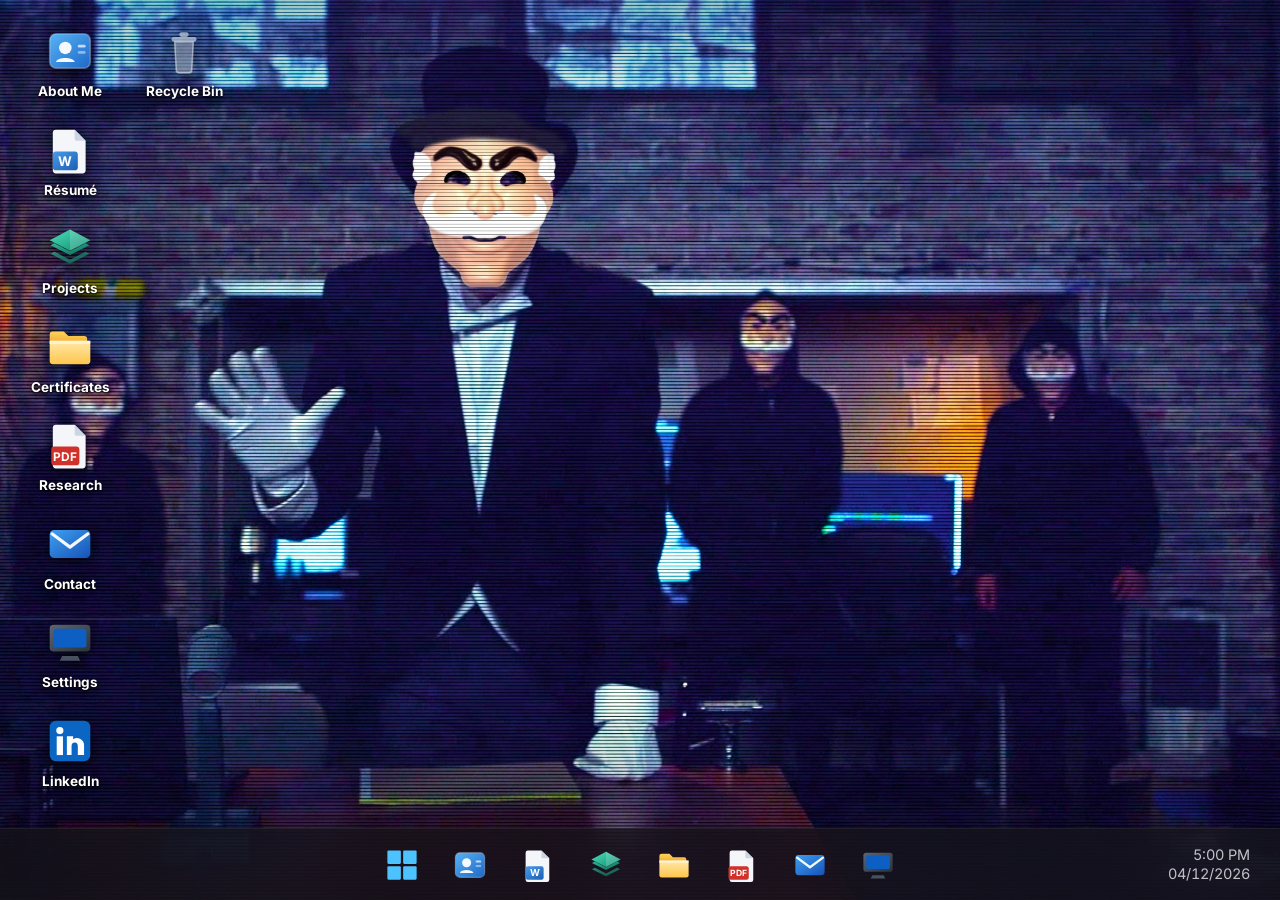
<file: docs/index.html>
<!DOCTYPE html>
<html lang="en">
<head>
<meta charset="UTF-8">
<link rel="icon" href="data:image/svg+xml,%3Csvg%20xmlns%3D%22http%3A%2F%2Fwww.w3.org%2F2000%2Fsvg%22%20viewBox%3D%220%200%2032%2032%22%3E%3Crect%20width%3D%2232%22%20height%3D%2232%22%20rx%3D%227%22%20fill%3D%22%230E1216%22%2F%3E%3Cpath%20d%3D%22M16%205%206%209v7c0%206.4%204.3%2010.6%2010%2012%205.7-1.4%2010-5.6%2010-12V9z%22%20fill%3D%22%23E8443F%22%2F%3E%3Cpath%20d%3D%22M11.4%2016.2l3.2%203.2%206-6.6%22%20fill%3D%22none%22%20stroke%3D%22%23fff%22%20stroke-width%3D%222.8%22%20stroke-linecap%3D%22round%22%20stroke-linejoin%3D%22round%22%2F%3E%3C%2Fsvg%3E">
<meta name="viewport" content="width=device-width, initial-scale=1, viewport-fit=cover">
<title>Beast</title>
<meta name="description" content="The portfolio of Srinivas Koushik Kodukula, application and cloud security, presented as a desktop. Four verified credentials and published IEEE research.">
<meta name="author" content="Srinivas Koushik Kodukula">
<meta name="color-scheme" content="dark">
<meta name="theme-color" content="#0A0A0C">
<meta property="og:type" content="website">
<meta property="og:title" content="Beast — Srinivas Koushik Kodukula">
<link rel="preconnect" href="https://fonts.gstatic.com" crossorigin>
<link rel="stylesheet" href="https://fonts.googleapis.com/css2?family=Inter:wght@400;500;600;700;800&display=swap">
<style>/* ══════════════════════════════════════════════════════════════════════
   Beast — the portfolio as a Windows 11 desktop.

   Chrome follows the Fluent design language: 8px window radii, Mica-style
   translucent surfaces, a centred taskbar with a sliding active indicator,
   Fluent caption buttons, and a floating Start panel with a pinned grid.

   Wallpaper: a local wallpaper.jpg/.png/.webp is used if present, painted
   by the compositor at native quality; otherwise one is drawn to canvas —
   near-black with a sodium bloom, film grain and faint terminal noise. The
   accent is taken from it, the way Windows picks one from your wallpaper.

   Every chrome dimension is a token in :root; the device ladder near the
   bottom of this file rewrites only those, so the interface scales as a
   whole from a phone to a 4K display.
   ══════════════════════════════════════════════════════════════════════ */

:root {
  --accent:      #E8443F;
  --accent-soft: rgba(232, 68, 63, .16);
  --accent-line: rgba(232, 68, 63, .55);

  --mica:      rgba(32, 32, 34, .78);
  --mica-2:    rgba(43, 43, 46, .82);
  --solid:     #202022;
  --solid-2:   #2B2B2E;
  --stroke:    rgba(255, 255, 255, .085);
  --stroke-2:  rgba(255, 255, 255, .055);
  --hover:     rgba(255, 255, 255, .06);
  --press:     rgba(255, 255, 255, .03);

  --text:   #FFFFFF;
  --text-2: rgba(255, 255, 255, .74);
  --text-3: rgba(255, 255, 255, .46);

  --ui: 'Segoe UI Variable Display', 'Segoe UI', 'Inter', system-ui, -apple-system, sans-serif;
  --mono: 'Cascadia Code', 'Consolas', ui-monospace, 'IBM Plex Mono', monospace;

  --r-win: 8px;
  --r-panel: 8px;
  --r-btn: 5px;
  /* chrome scale — every breakpoint below only rewrites these */
  --taskbar: 72px;
  --tb-size: 60px;      /* dock button */
  --tb-ico: 36px;       /* dock icon */
  --di-w: 112px;        /* desktop icon cell */
  --di-ico: 50px;
  --di-fs: 13.5px;
  --tt-h: 38px;         /* title bar */
  --tt-fs: 13.5px;
  --cap-w: 50px;
  --fs: 15.5px;
  --h2: 26px;
  --pad-win: 22px;

  --shadow-win: 0 32px 64px rgba(0,0,0,.55), 0 2px 12px rgba(0,0,0,.45);
  --shadow-panel: 0 24px 60px rgba(0,0,0,.6);
  --ease: cubic-bezier(.16, 1, .3, 1);
}

*, *::before, *::after { box-sizing: border-box; }

html, body { height: 100%; }
body {
  margin: 0; overflow: hidden;
  background: #0A0A0C;
  color: var(--text);
  font-family: var(--ui);
  font-size: var(--fs); line-height: 1.52; font-weight: 600;
  -webkit-font-smoothing: antialiased;
  user-select: none;
}

h1, h2, h3, h4 { margin: 0; font-weight: 700; }
p { margin: 0; }
ul { margin: 0; padding: 0; list-style: none; }
a { color: inherit; text-decoration: none; }
button { font: inherit; color: inherit; background: none; border: 0; padding: 0; cursor: default; }
::selection { background: var(--accent-soft); }
:focus-visible { outline: 2px solid var(--accent); outline-offset: 2px; border-radius: 4px; }

::-webkit-scrollbar { width: 12px; height: 12px; }
::-webkit-scrollbar-thumb { background: rgba(255,255,255,.18); border-radius: 8px; border: 4px solid transparent; background-clip: content-box; }
::-webkit-scrollbar-thumb:hover { background: rgba(255,255,255,.3); background-clip: content-box; }
::-webkit-scrollbar-track { background: transparent; }

/* ── wallpaper ───────────────────────────────────────────────────────── */
#wall { position: fixed; inset: 0; z-index: 0; display: block; }
/* a supplied image is painted by the compositor at native quality rather
   than resampled through canvas */
#wall-photo {
  position: fixed; inset: 0; z-index: 0; display: none;
  background-position: center center;
  background-size: cover;
  background-repeat: no-repeat;
  image-rendering: auto;
}
#wall-photo.on { display: block; }
#wall-photo.on ~ #wall { display: none; }
#vignette {
  position: fixed; inset: 0; z-index: 1; pointer-events: none;
  background:
    radial-gradient(130% 100% at 50% 45%, transparent 55%, rgba(0,0,0,.38) 100%),
    linear-gradient(180deg, rgba(0,0,0,.20), transparent 18%, transparent 78%, rgba(0,0,0,.34));
}

/* ── desktop ─────────────────────────────────────────────────────────── */
#desktop { position: fixed; inset: 0 0 var(--taskbar) 0; z-index: 2; }

#icons {
  position: absolute; top: 14px; left: 14px;
  display: flex; flex-direction: column; flex-wrap: wrap;
  align-content: flex-start; gap: 2px;
  max-height: calc(100% - 28px);
}
.dicon {
  width: var(--di-w); padding: 12px 6px 10px;
  display: flex; flex-direction: column; align-items: center; gap: 7px;
  text-align: center; border-radius: 6px;
  transition: background-color .12s var(--ease);
}
.dicon:hover { background: rgba(255,255,255,.07); }
.dicon:active { background: rgba(255,255,255,.04); }
.dicon svg { width: var(--di-ico); height: var(--di-ico); flex: none; filter: drop-shadow(0 3px 6px rgba(0,0,0,.65)); }
.dicon span { font-size: var(--di-fs); font-weight: 700; line-height: 1.3; color: #fff;
  text-shadow: 0 1px 2px rgba(0,0,0,1), 0 2px 8px rgba(0,0,0,.85); }

/* ── windows ─────────────────────────────────────────────────────────── */
.win {
  position: absolute; display: flex; flex-direction: column;
  min-width: 280px; min-height: 180px;
  background: var(--mica);
  backdrop-filter: blur(40px) saturate(140%);
  -webkit-backdrop-filter: blur(40px) saturate(140%);
  border: 1px solid var(--stroke);
  border-radius: var(--r-win);
  box-shadow: var(--shadow-win);
  overflow: hidden;
}
.win[hidden] { display: none; }
.win.blur { box-shadow: 0 16px 40px rgba(0,0,0,.4); border-color: var(--stroke-2); }

.titlebar { height: var(--tt-h); flex: none; display: flex; align-items: center; padding-left: 12px; }
.titlebar svg { width: 19px; height: 19px; flex: none; }
.titlebar .t { font-size: var(--tt-fs); font-weight: 700; color: var(--text-2); margin-left: 10px; flex: 1; white-space: nowrap; overflow: hidden; text-overflow: ellipsis; }
.win.blur .titlebar .t { color: var(--text-3); }
.caps { display: flex; height: 100%; }
.cap {
  width: var(--cap-w); height: var(--tt-h); display: grid; place-items: center;
  color: var(--text-2); transition: background-color .1s linear;
}
.cap:hover { background: var(--hover); color: #fff; }
.cap.x:hover { background: #C42B1C; color: #fff; }
.cap svg { width: 11px; height: 11px; }

.winbody { flex: 1; min-height: 0; overflow: auto; padding: 4px var(--pad-win) var(--pad-win); user-select: text; }
.winbody.pad0 { padding: 0 14px 14px; }

.statusbar {
  flex: none; height: 34px; display: flex; align-items: center; gap: 14px;
  padding: 0 16px; border-top: 1px solid var(--stroke-2);
  font-size: 12.5px; font-weight: 600; color: var(--text-3);
}
.statusbar .sp { margin-left: auto; }

/* ── document typography ─────────────────────────────────────────────── */
.doc h2 { font-size: var(--h2); font-weight: 700; letter-spacing: -0.01em; }
.doc .sub { color: var(--text-3); font-size: 13.5px; font-weight: 600; margin-top: 3px; }
.doc h3 { font-size: 17px; font-weight: 700; margin-top: 20px; color: var(--text); }
.doc p { color: var(--text-2); margin-top: 9px; max-width: 60ch; font-size: var(--fs); font-weight: 500; }
.doc .sep { height: 1px; background: var(--stroke); margin: 18px 0; }
.doc dl { display: grid; grid-template-columns: 148px 1fr; gap: 8px 16px; margin-top: 12px; }
.doc dt { color: var(--text-3); font-size: 13.5px; font-weight: 600; }
.doc dd { margin: 0; color: var(--text-2); font-weight: 500; }
.doc dd b { color: var(--text); font-weight: 600; }
.doc ul.bul { margin-top: 6px; display: flex; flex-direction: column; gap: 5px; }
.doc ul.bul li { color: var(--text-2); font-size: 14.5px; font-weight: 500; }
.doc ul.bul li::before { content: "·"; color: var(--accent); margin-right: 8px; }
.doc .chips { display: flex; flex-wrap: wrap; gap: 6px; margin-top: 10px; }
.doc .chips li {
  padding: 4px 12px; border-radius: 999px; font-size: 13px; font-weight: 600; color: var(--text-2);
  background: rgba(255,255,255,.05); border: 1px solid var(--stroke);
}
.doc .callout {
  margin-top: 16px; padding: 12px 14px; border-radius: 6px;
  background: var(--accent-soft); border: 1px solid var(--accent-line);
  color: var(--text); font-size: 15px; font-weight: 600;
}

/* folder grid */
.grid { display: flex; flex-wrap: wrap; gap: 6px; padding-top: 10px; }
.gitem {
  width: 146px; padding: 16px 8px; border-radius: 6px;
  display: flex; flex-direction: column; align-items: center; gap: 8px; text-align: center;
  transition: background-color .12s var(--ease);
}
.gitem:hover { background: var(--hover); }
.gitem svg { width: 46px; height: 46px; }
.gitem b { font-size: 15px; font-weight: 700; }
.gitem small { font-size: 12.5px; font-weight: 600; color: var(--text-3); line-height: 1.3; }

/* list rows */
.rows { display: flex; flex-direction: column; gap: 2px; padding-top: 8px; }
.row {
  display: flex; align-items: center; gap: 12px; padding: 10px 12px; border-radius: 6px;
  transition: background-color .12s var(--ease);
}
.row:hover { background: var(--hover); }
.row svg { width: 22px; height: 22px; flex: none; }
.row .k { min-width: 96px; font-size: 13.5px; font-weight: 700; color: var(--text-3); }
.row .v { color: var(--text); font-size: 15.5px; font-weight: 600; }
.row .go { margin-left: auto; color: var(--text-3); font-size: 12px; }

/* ── taskbar ─────────────────────────────────────────────────────────── */
#taskbar {
  position: fixed; left: 0; right: 0; bottom: 0; height: var(--taskbar); z-index: 9000;
  display: flex; align-items: center; padding: 0 12px;
  background: rgba(22, 22, 24, .72);
  backdrop-filter: blur(36px) saturate(150%);
  -webkit-backdrop-filter: blur(36px) saturate(150%);
  border-top: 1px solid rgba(255,255,255,.06);
}
#tb-center {
  position: absolute; left: 50%; transform: translateX(-50%);
  display: flex; align-items: center; gap: 8px;
}
.tb {
  position: relative; width: var(--tb-size); height: var(--tb-size); border-radius: 8px;
  display: grid; place-items: center;
  transition: background-color .12s var(--ease);
}
.tb:hover { background: rgba(255,255,255,.08); }
.tb:active { background: rgba(255,255,255,.04); }
.tb.on { background: rgba(255,255,255,.09); }
.tb svg { width: var(--tb-ico); height: var(--tb-ico); }
.tb::after {
  content: ""; position: absolute; bottom: 3px; left: 50%; translate: -50% 0;
  height: 3.5px; width: 0; border-radius: 2px; background: var(--accent);
  transition: width .2s var(--ease), opacity .2s var(--ease);
  opacity: 0;
}
.tb.open::after { width: 8px; opacity: .75; }
.tb.on::after { width: 22px; opacity: 1; }

#tray {
  margin-left: auto;
  display: flex; flex-direction: column; align-items: flex-end; justify-content: center;
  padding: 7px 18px; border-radius: 8px; font-size: 14.5px; font-weight: 700; color: var(--text-2);
  line-height: 1.3; font-variant-numeric: tabular-nums;
  transition: background-color .12s var(--ease);
}
#tray:hover { background: rgba(255,255,255,.07); }
#tray b { display: block; font-weight: 400; }

/* ── start panel ─────────────────────────────────────────────────────── */
#start {
  position: fixed; left: 50%; translate: -50% 0; bottom: calc(var(--taskbar) + 10px);
  width: min(640px, 94vw); max-height: min(660px, calc(100vh - var(--taskbar) - 24px));
  z-index: 9100; display: flex; flex-direction: column;
  background: var(--mica-2);
  backdrop-filter: blur(48px) saturate(150%);
  -webkit-backdrop-filter: blur(48px) saturate(150%);
  border: 1px solid var(--stroke);
  border-radius: var(--r-panel);
  box-shadow: var(--shadow-panel);
  padding: 24px 24px 0;
  transform-origin: bottom center;
  animation: startin .22s var(--ease);
}
#start[hidden] { display: none; }
@keyframes startin { from { opacity: 0; translate: -50% 14px; scale: .98; } to { opacity: 1; translate: -50% 0; scale: 1; } }

.searchbox {
  display: flex; align-items: center; gap: 10px; padding: 9px 14px;
  border-radius: 999px; background: rgba(0,0,0,.28); border: 1px solid var(--stroke);
  color: var(--text-3); font-size: 14.5px; font-weight: 600;
}
.searchbox svg { width: 15px; height: 15px; }

.start-head { display: flex; align-items: center; justify-content: space-between; margin: 22px 0 12px; }
.start-head b { font-size: 15px; font-weight: 700; }
.pinned { display: grid; grid-template-columns: repeat(6, 1fr); gap: 4px; }
@media (max-width: 560px) { .pinned { grid-template-columns: repeat(4, 1fr); } }
.pin {
  padding: 14px 6px 10px; border-radius: 6px;
  display: flex; flex-direction: column; align-items: center; gap: 8px; text-align: center;
  transition: background-color .12s var(--ease);
}
.pin:hover { background: var(--hover); }
.pin svg { width: 42px; height: 42px; }
.pin span { font-size: 12.5px; font-weight: 700; line-height: 1.25; color: var(--text-2); }

.reco { display: flex; flex-direction: column; gap: 2px; margin-bottom: 18px; }
.reco a, .reco button {
  display: flex; align-items: center; gap: 12px; padding: 9px 10px; border-radius: 6px; text-align: left;
  transition: background-color .12s var(--ease);
}
.reco a:hover, .reco button:hover { background: var(--hover); }
.reco svg { width: 32px; height: 32px; flex: none; }
.reco b { display: block; font-size: 14.5px; font-weight: 700; }
.reco small { display: block; font-size: 12.5px; font-weight: 500; color: var(--text-3); }

.start-foot {
  margin: 0 -24px; padding: 12px 24px;
  display: flex; align-items: center; gap: 12px;
  background: rgba(255,255,255,.035); border-top: 1px solid var(--stroke-2);
}
.avatar {
  width: 32px; height: 32px; border-radius: 50%; flex: none; display: grid; place-items: center;
  background: linear-gradient(140deg, var(--accent), #7A1F1D); color: #fff; font-size: 15px; font-weight: 700;
}
.start-foot .nm { font-size: 15px; font-weight: 700; }
.start-foot .pw { margin-left: auto; width: 34px; height: 34px; border-radius: var(--r-btn); display: grid; place-items: center; color: var(--text-2); }
.start-foot .pw:hover { background: var(--hover); }
.start-foot .pw svg { width: 16px; height: 16px; }

/* ── dialog ──────────────────────────────────────────────────────────── */
#modal { position: fixed; inset: 0; z-index: 9500; display: grid; place-items: center; background: rgba(0,0,0,.4); }
#modal[hidden] { display: none; }
.dlg {
  width: min(400px, 92vw); border-radius: var(--r-win); overflow: hidden;
  background: var(--solid); border: 1px solid var(--stroke); box-shadow: var(--shadow-panel);
}
.dlg-h { padding: 20px 24px 4px; font-size: 19px; font-weight: 600; }
.dlg-b { padding: 4px 24px 22px; color: var(--text-2); font-size: 13.5px; }
.dlg-f { display: flex; justify-content: flex-end; gap: 8px; padding: 16px 24px; background: rgba(255,255,255,.03); border-top: 1px solid var(--stroke-2); }
.btn {
  padding: 7px 22px; border-radius: var(--r-btn); font-size: 13px;
  background: rgba(255,255,255,.07); border: 1px solid var(--stroke);
}
.btn:hover { background: rgba(255,255,255,.1); }
.btn.pri { background: var(--accent); border-color: transparent; color: #fff; }
.btn.pri:hover { filter: brightness(1.08); }

/* ══ device ladder ═══════════════════════════════════════════════════
   Each block rewrites only the scale tokens, so the whole interface
   resizes coherently instead of individual parts drifting apart. */

/* large desktop / 4K — the chrome grows so it doesn't look miniature */
@media (min-width: 1800px) {
  :root {
    --taskbar: 84px; --tb-size: 68px; --tb-ico: 42px;
    --di-w: 128px; --di-ico: 58px; --di-fs: 15px;
    --tt-h: 42px; --tt-fs: 15px; --cap-w: 56px;
    --fs: 17px; --h2: 30px; --pad-win: 28px;
  }
}

/* small laptop */
@media (max-width: 1200px) {
  :root {
    --taskbar: 64px; --tb-size: 54px; --tb-ico: 32px;
    --di-w: 102px; --di-ico: 44px; --di-fs: 13px;
    --tt-h: 36px; --tt-fs: 13px; --cap-w: 46px;
    --fs: 15px; --h2: 24px; --pad-win: 20px;
  }
}

/* tablet */
@media (max-width: 900px) {
  :root {
    --taskbar: 60px; --tb-size: 50px; --tb-ico: 30px;
    --di-w: 94px; --di-ico: 42px; --di-fs: 12.5px;
    --fs: 15px; --h2: 23px; --pad-win: 18px;
  }
  #start { width: min(560px, 94vw); padding: 20px 20px 0; }
  .pinned { grid-template-columns: repeat(4, 1fr); }
}

/* phone — the desktop metaphor stops being useful, so windows become
   full-screen sheets and the dock keeps only what is tappable */
@media (max-width: 700px) {
  :root {
    --taskbar: 58px; --tb-size: 46px; --tb-ico: 27px;
    --di-w: 88px; --di-ico: 40px; --di-fs: 12.5px;
    --tt-h: 44px; --tt-fs: 14px; --cap-w: 48px;
    --fs: 15px; --h2: 22px; --pad-win: 16px;
  }
  .win {
    left: 8px !important; right: 8px; width: auto !important;
    top: 8px !important; height: calc(100% - 16px) !important;
    border-radius: 10px;
  }
  .titlebar { padding-left: 14px; }
  #icons { gap: 0; }
  #tray { display: none; }
  #tb-center { gap: 4px; }
  .gitem { width: calc(50% - 4px); }
  .doc dl { grid-template-columns: 1fr; gap: 2px 0; }
  .doc dt { margin-top: 8px; }
  .row .k { min-width: 0; }
  .row { flex-wrap: wrap; }
  .start-foot { margin: 0 -20px; padding: 12px 20px; }
}

/* short viewports — keep the whole icon column in one run rather than
   letting it wrap into a second column the windows would sit on top of */
@media (max-height: 820px) {
  :root { --di-ico: 42px; }
  .dicon { padding: 8px 6px 7px; gap: 5px; }
}

/* very short viewports — landscape phones, split-screen */
@media (max-height: 620px) {
  :root { --taskbar: 52px; --tb-size: 44px; --tb-ico: 26px; --di-ico: 38px; --di-w: 88px; }
  #start { max-height: calc(100vh - var(--taskbar) - 12px); overflow-y: auto; }
}

/* touch — hover states mean nothing, and targets need room */
@media (pointer: coarse) {
  .cap { width: 52px; }
  .dicon { padding: 14px 6px 12px; }
  .row, .gitem, .pin, .reco a, .reco button { min-height: 48px; }
  .dicon:hover, .tb:hover, .row:hover, .gitem:hover, .pin:hover { background: transparent; }
  .dicon:active, .tb:active, .row:active, .gitem:active, .pin:active { background: rgba(255,255,255,.12); }
}

/* the translucency is expensive and some people ask for less of it */
@media (prefers-reduced-transparency: reduce) {
  .win, #start, #taskbar {
    backdrop-filter: none; -webkit-backdrop-filter: none;
  }
  .win { background: #1C1C1F; }
  #start { background: #232326; }
  #taskbar { background: #141416; }
}

@media (prefers-reduced-motion: reduce) {
  #start { animation: none; }
  * { transition-duration: .001ms !important; }
}
</style>
</head>
<body>
<div id="wall-photo" aria-hidden="true"></div>
<canvas id="wall" aria-hidden="true"></canvas>
<div id="vignette" aria-hidden="true"></div>

<div id="desktop"><div id="icons"></div></div>

<div id="modal" hidden></div>

<div id="start" hidden>
  <div class="searchbox">
    <svg viewBox="0 0 32 32" aria-hidden="true"><circle cx="14" cy="14" r="8" fill="none" stroke="currentColor" stroke-width="2.4"/><path d="M20 20l7 7" stroke="currentColor" stroke-width="2.4" stroke-linecap="round"/></svg>
    Search
  </div>
  <div class="start-head"><b>Pinned</b></div>
  <div class="pinned" id="pinned"></div>
  <div class="start-head"><b>Recommended</b></div>
  <div class="reco" id="reco"></div>
  <div class="start-foot">
    <span class="avatar" id="avatar"></span>
    <span class="nm" id="username"></span>
    <button class="pw" data-power="1" aria-label="Shut down">
      <svg viewBox="0 0 32 32" aria-hidden="true"><path d="M16 4v13" stroke="currentColor" stroke-width="2.6" stroke-linecap="round"/><path d="M9 9a10 10 0 1 0 14 0" fill="none" stroke="currentColor" stroke-width="2.6" stroke-linecap="round"/></svg>
    </button>
  </div>
</div>

<div id="taskbar">
  <div id="tb-center"></div>
  <div id="tray"><b id="clock">--:--</b><b id="date"></b></div>
</div>

<script>window.WALLPAPER="wallpaper.jpg";</script>
<script>/* ══════════════════════════════════════════════════════════════════════
   CONTENT — everything every design says lives here.

   Sourced from Srinivas_Koushik_Kodukula_Resume.pdf, with dates and
   credential IDs cross-checked against the LinkedIn export and the
   issuers' own verification pages. Nothing is invented.
   ══════════════════════════════════════════════════════════════════════ */
window.SITE = {
  owner: {
    name: 'Srinivas Koushik Kodukula',
    short: 'Srinivas',
    headline: 'Securing software, from the source up.',
    discipline: 'Application Security · Cloud Security',
    intro: 'Cybersecurity master’s candidate at the University of Maryland, working across ' +
           'application security and cloud security. Certified across Azure, Google Cloud, ' +
           'offensive security and application security, with published IEEE research on ' +
           'trust-based attack detection in vehicular networks.',
    status: 'Open to security internships & new-grad roles',
    location: { text: 'College Park, Maryland' },
    email: { text: 'srinivaskoushikkodukula25@gmail.com',
             href: 'mailto:srinivaskoushikkodukula25@gmail.com' },
    phone: { text: '+1 (202) 341-9800', href: 'tel:+12023419800' },
    resume: { text: 'Download PDF', href: 'https://beast2396.github.io/Beast/resume.pdf' },
    github: { text: 'github.com/Beast2396', href: 'https://github.com/Beast2396' },
    linkedin: {
      text: 'srinivas-koushik-kodukula',
      href: 'https://www.linkedin.com/in/srinivas-koushik-kodukula-233884201/'
    }
  },

  capabilities: [
    {
      icon: 'code',
      title: 'Application security',
      body: 'The OWASP Top 10 end to end — SQL injection, XSS, CSRF, SSRF, IDOR, broken ' +
            'authentication and session handling, insecure uploads, and the configuration ' +
            'weaknesses that make them reachable. Web vulnerability testing with Burp Suite.',
      tags: ['OWASP Top 10', 'SQLi · XSS · CSRF', 'Burp Suite', 'Threat modelling']
    },
    {
      icon: 'radar',
      title: 'Offensive & network security',
      body: 'Vulnerability assessment, threat detection and anomaly analysis across networks ' +
            'and applications, plus binary-level work — reversing C programs and Unix ' +
            'binaries with Ghidra and GDB.',
      tags: ['Metasploit', 'Nessus · OpenVAS', 'Wireshark', 'Ghidra · GDB']
    },
    {
      icon: 'cloud',
      title: 'Cloud security',
      body: 'Identity and access governance, network segmentation, TLS and MFA, and secure ' +
            'architecture across Azure, Google Cloud and AWS — including least-privilege ' +
            'IAM and infrastructure automated with CloudFormation.',
      tags: ['Azure', 'Google Cloud', 'AWS IAM · VPC', 'Docker']
    }
  ],

  certifications: [
    { code: 'AZ-500', title: 'Microsoft Certified: Azure Security Engineer Associate',
      issuer: 'Microsoft', meta: 'Verified via Microsoft Learn',
      body: 'Identity and access management, platform protection, security operations, and ' +
            'data and application security across Azure workloads.',
      href: 'https://learn.microsoft.com/api/credentials/share/en-us/SrinivasKoushikKodukula-4548/' +
            '4B3795FE4D5EC7E7?sharingId=C3B1F4CC8D3BB18C' },

    { code: 'PCSE', title: 'Professional Cloud Security Engineer', issuer: 'Google Cloud',
      meta: 'Verified via Credly',
      body: 'Designing and implementing secure infrastructure on Google Cloud: identity and ' +
            'access, network security, data protection, and compliance controls.',
      href: 'https://www.credly.com/badges/587d7d92-cc0b-4b36-80d5-1ecc63cfcdd0/public_url' },

    { code: 'CEH', title: 'Certified Ethical Hacker (CEH v12)', issuer: 'EC-Council',
      meta: 'Issued Aug 2024 · Expires Aug 2027 · Credential ID ECC4831570692',
      body: 'Reconnaissance, scanning, enumeration, system and application exploitation, and ' +
            'post-exploitation across the attack lifecycle.',
      href: null },

    { code: 'CAP', title: 'Certified AppSec Practitioner', issuer: 'The SecOps Group',
      meta: 'Issued Dec 2024 · Credential ID 9410089',
      body: 'Application security fundamentals across the OWASP Top 10 — injection, XSS, XXE, ' +
            'CSRF, SSRF, IDOR, broken authentication and session management, insecure uploads, ' +
            'and TLS and configuration weaknesses.',
      href: null,
      about: 'https://pentestingexams.com/certifications/essentials/certified-application-security-practitioner/' }
  ],

  experience: [
    {
      /* On LinkedIn but not on the résumé. Bullets state only what the
         programme was — no outcomes are claimed that aren't documented. */
      org: 'All India Council for Technical Education (AICTE)',
      meta: 'May 2023 — Jul 2023 · Remote',
      roles: [
        { title: 'Cyber Security (Virtual)', period: 'May — Jul 2023' },
        { title: 'Network Security Associate (Virtual)', period: 'May — Jul 2023' }
      ],
      points: [
        'Completed the Cyber Security virtual internship track.',
        'Completed the Network Security Associate virtual internship track.'
      ]
    },
    {
      org: 'BrainOVision',
      meta: 'Apr 2023 — Jun 2023',
      roles: [{ title: 'Data Science Intern', period: 'Apr — Jun 2023' }],
      points: [
        'Built and evaluated regression models with Python, Pandas, NumPy and Scikit-learn to ' +
        'analyse cost inefficiencies in the food industry.',
        'Compared Random Forest, Support Vector Regression and Decision Tree Regression; ' +
        'Decision Tree Regression reached 98.2% accuracy.'
      ]
    },
    {
      org: 'Salesforce',
      meta: 'Apr 2023 — May 2023',
      roles: [{ title: 'Salesforce Developer / Administrator', period: 'Apr — May 2023' }],
      points: [
        'Developed enterprise applications using Apex and Lightning Web Components, translating ' +
        'business requirements into structured application workflows.',
        'Managed platform data, reporting and access controls, applying data-security and ' +
        'identity/access-management practices to enterprise workflows.'
      ]
    }
  ],

  education: [
    { qualification: 'Master of Engineering, Cybersecurity',
      org: 'University of Maryland, College Park',
      period: 'Jan 2026 — Dec 2027', grade: 'GPA 4.0 / 4.0',
      detail: 'Coursework: Cloud Security, Network Security, Hacking of C Programs and Unix Binaries.' },
    { qualification: 'B.Tech, Computer Science and Engineering',
      org: 'GITAM University, Visakhapatnam',
      period: '2020 — 2024', grade: 'CGPA 8.47 / 10' }
  ],

  projects: [
    {
      title: 'Trust-Based Detection of Malicious Nodes in VANETs',
      tag: 'Published research',
      body: 'A trust-based grey-hole attack detection model using GSR routing, node-behaviour ' +
            'analysis, trust thresholds and dynamic trust assessment across 1 cluster head, ' +
            '50 on-board units and 20 roadside units. Evaluated the security and ' +
            'network-performance trade-off across packet delivery, loss, throughput, delay and ' +
            'routing overhead.',
      metrics: ['92.5% packet delivery', '7.5% packet loss', '819.2 Kbps throughput',
                '0.0075s end-to-end delay'],
      href: null
    },
    {
      title: 'AWS Secure Three-Tier Banking Application & IAM Governance',
      tag: 'Cloud architecture',
      body: 'A secure three-tier AWS banking architecture using public/private subnet ' +
            'segmentation, TLS encryption, MFA, Active Directory and Amazon RDS to address ' +
            'application, identity and data-security risk. Infrastructure automated with ' +
            'CloudFormation, with least-privilege IAM and network isolation designed around ' +
            'PCI DSS requirements.',
      metrics: ['CloudFormation', 'Least-privilege IAM', 'PCI DSS'],
      href: null
    },
    {
      title: 'CompliAI — AI-Driven Legal & Compliance Platform',
      tag: 'Applied AI',
      body: 'A GCP platform integrating the Gemini API to automate extraction and analysis of ' +
            'complex regulatory documents for risk and compliance workflows, with backend ' +
            'validation pipelines that sanitise unstructured LLM output and validate ' +
            'AI-generated results before downstream use.',
      metrics: ['Google Cloud', 'Gemini API', 'Output validation'],
      href: null
    }
  ],

  publications: [
    { title: 'TBNDG — Trust Based Malicious Node Detection for Grey-Hole Attack in VANETs',
      venue: 'IEEE', date: 'May 2025',
      body: 'A trust-based scheme for identifying malicious nodes mounting grey-hole attacks in ' +
            'vehicular ad-hoc networks.',
      href: null }
  ],

  writing: [],

  toolkit: [
    { group: 'Cybersecurity', items: ['Threat detection & analysis', 'Anomaly detection',
      'Vulnerability assessment', 'Threat modelling', 'Risk assessment', 'Cryptography'] },
    { group: 'Web & application', items: ['SQL injection', 'XSS', 'CSRF', 'Burp Suite',
      'Web vulnerability testing'] },
    { group: 'Tools & systems', items: ['Wireshark', 'Metasploit', 'Nessus', 'OpenVAS',
      'Ghidra', 'GDB', 'Bash'] },
    { group: 'Cloud & infrastructure', items: ['GCP', 'AWS (VPC, IAM, RDS, CloudFormation)',
      'Microsoft Azure', 'Docker', 'TLS', 'MFA', 'Network segmentation'] },
    { group: 'Programming', items: ['Python', 'JavaScript', 'SQL', 'Git'] }
  ]
};
</script>
<script>/* Beast — Fluent desktop shell. Copy comes from window.SITE (../content.js). */
(function () {
  'use strict';

  var S = window.SITE, O = S.owner;
  var $ = function (s, r) { return (r || document).querySelector(s); };
  var esc = function (v) {
    return String(v).replace(/[&<>"']/g, function (c) {
      return { '&': '&amp;', '<': '&lt;', '>': '&gt;', '"': '&quot;', "'": '&#39;' }[c];
    });
  };

  /* ══ wallpaper ═══════════════════════════════════════════════════════
     Drawn rather than loaded: a sodium bloom over near-black, faint
     terminal noise, scanlines and film grain. Original artwork in the
     register the request asked for, not the show's own assets. */
  (function wallpaper() {
    var c = $('#wall'), ctx = c.getContext('2d');
    var GLYPH = '01ABCDEF#$%&*<>[]{}/\\|_-=+';
    var photo = null;

    /* If you drop your own wallpaper next to index.html it is used instead.
       Nothing copyrighted ships with the site; this just reads a local file
       if one happens to be there. */
    /* window.WALLPAPER is written at build time — the filename if one sits
       next to index.html, otherwise null. Handing it to the compositor as a
       CSS background keeps it at native quality, and a build with no
       wallpaper makes no request at all. */
    if (window.WALLPAPER) {
      var im = new Image();
      im.onload = function () {
        photo = window.WALLPAPER;
        var layer = $('#wall-photo');
        layer.style.backgroundImage = 'url("' + window.WALLPAPER + '")';
        layer.classList.add('on');
        c.style.display = 'none';
      };
      im.src = window.WALLPAPER;
    }

    function paint() {
      var dpr = Math.min(window.devicePixelRatio || 1, 2);
      c.width = Math.floor(innerWidth * dpr);
      c.height = Math.floor(innerHeight * dpr);
      c.style.width = innerWidth + 'px';
      c.style.height = innerHeight + 'px';
      ctx.setTransform(dpr, 0, 0, dpr, 0, 0);
      var W = innerWidth, H = innerHeight;

      if (photo) return;   // a real image is on the layer above

      /* ── drawn wallpaper ──────────────────────────────────────────────
         Graded after the series' cinematography rather than copied from
         it: teal-green shadows, tungsten pools, a red practical low left,
         shallow bokeh, and heavy film grain. */
      ctx.fillStyle = '#0A100E';
      ctx.fillRect(0, 0, W, H);

      function glow(x, y, r, stops) {
        var g = ctx.createRadialGradient(x, y, 0, x, y, r);
        stops.forEach(function (s) { g.addColorStop(s[0], s[1]); });
        ctx.fillStyle = g;
        ctx.fillRect(0, 0, W, H);
      }

      // tungsten practical, mid right — the warm key
      glow(W * 0.74, H * 0.34, Math.max(W, H) * 0.62, [
        [0, 'rgba(198, 132, 58, 0.26)'], [0.4, 'rgba(140, 86, 38, 0.10)'], [1, 'rgba(0,0,0,0)']]);
      // red practical, low left
      glow(W * 0.16, H * 0.82, Math.max(W, H) * 0.55, [
        [0, 'rgba(168, 44, 32, 0.30)'], [0.45, 'rgba(96, 26, 22, 0.12)'], [1, 'rgba(0,0,0,0)']]);
      // cold fill, top left — the teal that makes the warm read warm
      glow(W * 0.12, H * 0.08, Math.max(W, H) * 0.7, [
        [0, 'rgba(46, 92, 92, 0.20)'], [1, 'rgba(0,0,0,0)']]);

      // out-of-focus highlights
      [[0.62, 0.18, 46], [0.88, 0.52, 30], [0.30, 0.62, 22], [0.52, 0.80, 34]].forEach(function (b) {
        var g = ctx.createRadialGradient(W * b[0], H * b[1], 0, W * b[0], H * b[1], b[2]);
        g.addColorStop(0, 'rgba(226, 176, 104, 0.10)');
        g.addColorStop(1, 'rgba(0,0,0,0)');
        ctx.fillStyle = g;
        ctx.beginPath();
        ctx.arc(W * b[0], H * b[1], b[2], 0, 6.29);
        ctx.fill();
      });

      // terminal noise, only legible if you go looking for it
      ctx.font = '12px ui-monospace, Consolas, monospace';
      ctx.textBaseline = 'top';
      for (var y = 30; y < H - 30; y += 19) {
        var line = '', n = Math.floor(W / 8.4);
        for (var i = 0; i < n; i++) line += GLYPH[(Math.random() * GLYPH.length) | 0];
        ctx.fillStyle = Math.random() > 0.9
          ? 'rgba(212, 132, 60, 0.05)'
          : 'rgba(180, 210, 200, 0.022)';
        ctx.fillText(line, 20, y);
      }

      // foreground silhouette, bottom left — the framing the show always uses
      var sil = ctx.createRadialGradient(W * 0.06, H * 1.02, 0, W * 0.06, H * 1.02, Math.max(W, H) * 0.45);
      sil.addColorStop(0, 'rgba(0,0,0,0.88)');
      sil.addColorStop(1, 'rgba(0,0,0,0)');
      ctx.fillStyle = sil;
      ctx.fillRect(0, 0, W, H);

      // film grain
      var dots = Math.floor(W * H / 240);
      for (var d = 0; d < dots; d++) {
        ctx.fillStyle = Math.random() > 0.5
          ? 'rgba(255,246,232,' + (Math.random() * 0.055).toFixed(3) + ')'
          : 'rgba(0,0,0,' + (Math.random() * 0.07).toFixed(3) + ')';
        ctx.fillRect(Math.random() * W | 0, Math.random() * H | 0, 1, 1);
      }
    }

    paint();
    var t;
    addEventListener('resize', function () { clearTimeout(t); t = setTimeout(paint, 220); });
  })();

  /* ══ Fluent-style icons, drawn here rather than shipped from Windows ══ */
  var G = {
    person:
      '<defs><linearGradient id="gp" x1="0" y1="0" x2="1" y2="1">' +
      '<stop offset="0" stop-color="#57B3F5"/><stop offset="1" stop-color="#1E68C8"/></linearGradient></defs>' +
      '<rect x="3" y="5" width="26" height="22" rx="4" fill="url(#gp)"/>' +
      '<rect x="3" y="5" width="26" height="22" rx="4" fill="none" stroke="rgba(255,255,255,.28)"/>' +
      '<circle cx="13" cy="14" r="4" fill="#fff" opacity=".95"/>' +
      '<path d="M7 23c1-3.4 11-3.4 12 0z" fill="#fff" opacity=".95"/>' +
      '<rect x="21" y="12" width="5" height="1.8" rx=".9" fill="#fff" opacity=".7"/>' +
      '<rect x="21" y="16" width="5" height="1.8" rx=".9" fill="#fff" opacity=".45"/>',
    doc:
      '<defs><linearGradient id="gd" x1="0" y1="0" x2="1" y2="1">' +
      '<stop offset="0" stop-color="#4A9BE8"/><stop offset="1" stop-color="#1B5FB5"/></linearGradient></defs>' +
      '<path d="M7 3h12l7 7v19a2 2 0 0 1-2 2H7a2 2 0 0 1-2-2V5a2 2 0 0 1 2-2z" fill="#F4F6F9"/>' +
      '<path d="M19 3l7 7h-6a1 1 0 0 1-1-1z" fill="#CBD6E4"/>' +
      '<rect x="5" y="17" width="16" height="12" rx="2" fill="url(#gd)"/>' +
      '<text x="13" y="26.2" font-family="Segoe UI,Inter,sans-serif" font-size="8.5" font-weight="700" fill="#fff" text-anchor="middle">W</text>',
    folder:
      '<defs><linearGradient id="gf" x1="0" y1="0" x2="0" y2="1">' +
      '<stop offset="0" stop-color="#FFD35C"/><stop offset="1" stop-color="#F0A92E"/></linearGradient>' +
      '<linearGradient id="gf2" x1="0" y1="0" x2="0" y2="1">' +
      '<stop offset="0" stop-color="#FFE9A8"/><stop offset="1" stop-color="#FFC64D"/></linearGradient></defs>' +
      '<path d="M3 8a2 2 0 0 1 2-2h7l3 3h10a2 2 0 0 1 2 2v3H3z" fill="url(#gf)"/>' +
      '<path d="M3 12h26v13a2 2 0 0 1-2 2H5a2 2 0 0 1-2-2z" fill="url(#gf2)"/>' +
      '<path d="M3 12h26v2H3z" fill="rgba(255,255,255,.5)"/>',
    stack:
      '<defs><linearGradient id="gst" x1="0" y1="0" x2="1" y2="1">' +
      '<stop offset="0" stop-color="#4FE0B8"/><stop offset="1" stop-color="#0C8A70"/></linearGradient>' +
      '<linearGradient id="gst2" x1="0" y1="0" x2="1" y2="1">' +
      '<stop offset="0" stop-color="#2FB795"/><stop offset="1" stop-color="#0A6B57"/></linearGradient></defs>' +
      '<path d="M16 20.5 3.5 14.2l2.6-1.3L16 18l9.9-5.1 2.6 1.3z" fill="url(#gst2)"/>' +
      '<path d="M16 26 3.5 19.7l2.6-1.3L16 23.5l9.9-5.1 2.6 1.3z" fill="url(#gst2)" opacity=".72"/>' +
      '<path d="M16 4.2 29 11l-13 6.8L3 11z" fill="url(#gst)"/>' +
      '<path d="M16 4.2 29 11l-13 6.8z" fill="rgba(255,255,255,.18)"/>',
    cert:
      '<defs><linearGradient id="gc" x1="0" y1="0" x2="1" y2="1">' +
      '<stop offset="0" stop-color="#FFFFFF"/><stop offset="1" stop-color="#D8DEE8"/></linearGradient></defs>' +
      '<rect x="4" y="4" width="24" height="17" rx="2.5" fill="url(#gc)"/>' +
      '<rect x="8" y="9" width="15" height="1.8" rx=".9" fill="#2E6FCB"/>' +
      '<rect x="8" y="13" width="10" height="1.8" rx=".9" fill="#9BA7B8"/>' +
      '<circle cx="22" cy="22" r="6" fill="#E8443F"/>' +
      '<path d="M18.4 26.6 17 31l5-2 5 2-1.4-4.4z" fill="#C42B1C"/>' +
      '<path d="M19.6 22.2l1.8 1.8 3-3.4" fill="none" stroke="#fff" stroke-width="1.8" stroke-linecap="round" stroke-linejoin="round"/>',
    pdf:
      '<path d="M7 3h12l7 7v19a2 2 0 0 1-2 2H7a2 2 0 0 1-2-2V5a2 2 0 0 1 2-2z" fill="#F4F6F9"/>' +
      '<path d="M19 3l7 7h-6a1 1 0 0 1-1-1z" fill="#CBD6E4"/>' +
      '<rect x="4" y="17" width="18" height="12" rx="2" fill="#D0322B"/>' +
      '<text x="13" y="26.2" font-family="Segoe UI,Inter,sans-serif" font-size="7.6" font-weight="700" fill="#fff" text-anchor="middle">PDF</text>',
    mail:
      '<defs><linearGradient id="gm" x1="0" y1="0" x2="1" y2="1">' +
      '<stop offset="0" stop-color="#3FA0F0"/><stop offset="1" stop-color="#1652B8"/></linearGradient></defs>' +
      '<rect x="3" y="7" width="26" height="18" rx="3" fill="url(#gm)"/>' +
      '<path d="M4.5 9.5 16 18l11.5-8.5" fill="none" stroke="#fff" stroke-width="2" stroke-linecap="round" stroke-linejoin="round" opacity=".95"/>',
    phone:
      '<defs><linearGradient id="gph" x1="0" y1="0" x2="1" y2="1">' +
      '<stop offset="0" stop-color="#5BD07A"/><stop offset="1" stop-color="#128A46"/></linearGradient></defs>' +
      '<rect x="9" y="2.5" width="14" height="27" rx="3.2" fill="url(#gph)"/>' +
      '<rect x="11" y="6" width="10" height="17" rx="1.4" fill="#0B3F23" opacity=".5"/>' +
      '<circle cx="16" cy="26" r="1.5" fill="#fff" opacity=".9"/>',
    pc:
      '<defs><linearGradient id="gpc" x1="0" y1="0" x2="1" y2="1">' +
      '<stop offset="0" stop-color="#5C6672"/><stop offset="1" stop-color="#2B333C"/></linearGradient></defs>' +
      '<rect x="3" y="5" width="26" height="17" rx="2.5" fill="url(#gpc)"/>' +
      '<rect x="5.5" y="7.5" width="21" height="12" rx="1.5" fill="#0E5FC4"/>' +
      '<path d="M11 25h10l1.5 3h-13z" fill="#48525E"/>',
    bin:
      '<path d="M10 10h12l-1 18a2 2 0 0 1-2 2h-6a2 2 0 0 1-2-2z" fill="rgba(180,196,214,.5)" stroke="rgba(255,255,255,.45)"/>' +
      '<rect x="8" y="7" width="16" height="3" rx="1.5" fill="rgba(200,214,230,.7)"/>' +
      '<rect x="13" y="4" width="6" height="3" rx="1.5" fill="rgba(200,214,230,.7)"/>',
    link:
      '<rect x="3" y="3" width="26" height="26" rx="4" fill="#0A66C2"/>' +
      '<rect x="7.5" y="13" width="4" height="12" fill="#fff"/>' +
      '<circle cx="9.5" cy="9.3" r="2.3" fill="#fff"/>' +
      '<path d="M14 13h4v1.8a4.6 4.6 0 0 1 7 4v6.2h-4v-5.6c0-1.6-.6-2.5-2-2.5s-2 1-2 2.6V25h-3z" fill="#fff"/>',
    logo:
      '<rect x="3" y="3" width="12" height="12" rx="1" fill="#4CC2FF"/>' +
      '<rect x="17" y="3" width="12" height="12" rx="1" fill="#4CC2FF"/>' +
      '<rect x="3" y="17" width="12" height="12" rx="1" fill="#4CC2FF"/>' +
      '<rect x="17" y="17" width="12" height="12" rx="1" fill="#4CC2FF"/>',
    search: '<circle cx="14" cy="14" r="8" fill="none" stroke="currentColor" stroke-width="2.4"/><path d="M20 20l7 7" stroke="currentColor" stroke-width="2.4" stroke-linecap="round"/>',
    power: '<path d="M16 4v13" stroke="currentColor" stroke-width="2.6" stroke-linecap="round"/><path d="M9 9a10 10 0 1 0 14 0" fill="none" stroke="currentColor" stroke-width="2.6" stroke-linecap="round"/>',
    min:   '<path d="M1 5h8" stroke="currentColor" stroke-width="1.1"/>',
    max:   '<rect x="1" y="1" width="8" height="8" fill="none" stroke="currentColor" stroke-width="1.1"/>',
    close: '<path d="M1 1l8 8M9 1l-8 8" stroke="currentColor" stroke-width="1.1"/>'
  };
  function ic(n, box) {
    return '<svg viewBox="0 0 ' + (box || 32) + ' ' + (box || 32) + '" aria-hidden="true">' + G[n] + '</svg>';
  }
  var capIco = function (n) { return '<svg viewBox="0 0 10 10" aria-hidden="true">' + G[n] + '</svg>'; };

  /* ══ window contents ═════════════════════════════════════════════════ */
  function aboutDoc() {
    return '<div class="doc"><h2>' + esc(O.name) + '</h2>' +
      '<p class="sub">' + esc(O.discipline) + ' &middot; ' + esc(O.location.text) + '</p>' +
      '<div class="sep"></div><p>' + esc(O.intro) + '</p>' +
      S.capabilities.map(function (c) {
        return '<h3>' + esc(c.title) + '</h3><p>' + esc(c.body) + '</p>' +
          '<ul class="chips">' + c.tags.map(function (t) { return '<li>' + esc(t) + '</li>'; }).join('') + '</ul>';
      }).join('') +
      '<div class="callout">' + esc(O.status) + '</div></div>';
  }
  function resumeDoc() {
    return '<div class="doc"><h2>Résumé</h2><p class="sub">' + esc(O.name) + '</p><div class="sep"></div>' +
      '<h3>Education</h3>' + S.education.map(function (e) {
        return '<dl><dt>' + esc(e.period) + '</dt><dd><b>' + esc(e.qualification) + '</b><br>' +
          esc(e.org) + (e.grade ? '<br>' + esc(e.grade) : '') +
          (e.detail ? '<br>' + esc(e.detail) : '') + '</dd></dl>';
      }).join('') +
      '<h3>Experience</h3>' + S.experience.map(function (x) {
        return '<dl><dt>' + esc(x.meta) + '</dt><dd><b>' + esc(x.org) + '</b><br>' +
          x.roles.map(function (r) { return esc(r.title); }).join(' · ') +
          '<ul class="bul">' + (x.points || []).map(function (p) {
            return '<li>' + esc(p) + '</li>'; }).join('') +
          '</ul></dd></dl>';
      }).join('') +
      '<h3>Certifications</h3><ul class="chips">' +
      S.certifications.map(function (c) { return '<li>' + esc(c.code) + '</li>'; }).join('') + '</ul>' +
      '<h3>Toolkit</h3>' + S.toolkit.map(function (g) {
        return '<dl><dt>' + esc(g.group) + '</dt><dd>' + esc(g.items.join(', ')) + '</dd></dl>';
      }).join('') + '</div>';
  }
  function certsFolder() {
    return '<div class="grid">' + S.certifications.map(function (c) {
      var t = c.href || c.about;
      var inner = ic('cert') + '<b>' + esc(c.code) + '</b><small>' + esc(c.issuer) + '</small>';
      return t ? '<a class="gitem" href="' + esc(t) + '" target="_blank" rel="noopener noreferrer" title="' +
        esc(c.title) + '">' + inner + '</a>' : '<div class="gitem">' + inner + '</div>';
    }).join('') + '</div>';
  }
  function projectsDoc() {
    return '<div class="doc"><h2>Projects</h2>' +
      '<p class="sub">' + S.projects.length + ' selected builds</p><div class="sep"></div>' +
      S.projects.map(function (p, i) {
        return (i ? '<div class="sep"></div>' : '') +
          '<h3 style="margin-top:0">' + esc(p.title) + '</h3>' +
          '<p class="sub">' + esc(p.tag) + '</p>' +
          '<p>' + esc(p.body) + '</p>' +
          '<ul class="chips">' + p.metrics.map(function (m) {
            return '<li>' + esc(m) + '</li>'; }).join('') + '</ul>';
      }).join('') + '</div>';
  }

  function researchDoc() {
    var p = S.publications[0];
    return '<div class="doc"><h2>' + esc(p.title) + '</h2>' +
      '<p class="sub">' + esc(p.venue) + ' &middot; ' + esc(p.date) + '</p><div class="sep"></div>' +
      '<p>' + esc(p.body) + '</p>' +
      '<div class="callout">A grey-hole node forwards just enough traffic to look healthy while ' +
      'dropping the rest &mdash; which is exactly what makes it hard to spot.</div></div>';
  }
  function contactDoc() {
    function row(icon, k, f) {
      var v = esc(f.text) + (f.todo ? ' <span style="color:var(--text-3)">(to add)</span>' : '');
      var inner = ic(icon) + '<span class="k">' + esc(k) + '</span><span class="v">' + v + '</span>' +
        (f.href ? '<span class="go">Open &rsaquo;</span>' : '');
      if (!f.href) return '<div class="row">' + inner + '</div>';
      var ext = /^https?:/i.test(f.href) ? ' target="_blank" rel="noopener noreferrer"' : '';
      return '<a class="row" href="' + esc(f.href) + '"' + ext + '>' + inner + '</a>';
    }
    return '<div class="doc"><h2>Contact</h2>' +
      '<p class="sub">Open to security internships and new-grad roles.</p>' +
      '<div class="rows">' + row('mail', 'Email', O.email) +
      row('phone', 'Phone', O.phone) + row('link', 'LinkedIn', O.linkedin) +
      row('link', 'GitHub', O.github) + row('doc', 'Résumé', O.resume) +
      row('pc', 'Based in', O.location) + '</div></div>';
  }
  function systemDoc() {
    return '<div class="doc"><h2>About</h2><p class="sub">Device specifications</p><div class="sep"></div>' +
      '<dl><dt>Device name</dt><dd>' + esc(O.name) + '</dd>' +
      '<dt>Discipline</dt><dd>' + esc(O.discipline) + '</dd>' +
      '<dt>Institution</dt><dd>' + esc(S.education[0].org) + '</dd>' +
      '<dt>Credentials</dt><dd>' + S.certifications.map(function (c) { return esc(c.code); }).join(' · ') + '</dd>' +
      '<dt>Projects</dt><dd>' + S.projects.length + '</dd>' +
      '<dt>Publications</dt><dd>' + S.publications.length + ' (' + esc(S.publications[0].venue) + ')</dd>' +
      '<dt>Status</dt><dd>' + esc(O.status) + '</dd></dl></div>';
  }

  var APPS = [
    { id: 'about',    icon: 'person', title: 'About Me',     w: 640, h: 540, x: 140, y: 46,  body: aboutDoc },
    { id: 'resume',   icon: 'doc',    title: 'Résumé',       w: 660, h: 570, x: 250, y: 84,  body: resumeDoc },
    { id: 'certs',    icon: 'folder', title: 'Certificates', w: 560, h: 350, x: 790, y: 360, body: certsFolder, pad0: true,
      status: function () { return S.certifications.length + ' items'; } },
    { id: 'projects', icon: 'stack',  title: 'Projects',     w: 660, h: 520, x: 300, y: 130, body: projectsDoc,
      status: function () { return S.projects.length + ' projects'; } },
    { id: 'research', icon: 'pdf',    title: 'Research',     w: 620, h: 410, x: 330, y: 200, body: researchDoc },
    { id: 'contact',  icon: 'mail',   title: 'Contact',      w: 560, h: 400, x: 420, y: 240, body: contactDoc, pad0: true },
    { id: 'system',   icon: 'pc',     title: 'Settings',     w: 540, h: 400, x: 820, y: 56,  body: systemDoc }
  ];
  var byId = {}; APPS.forEach(function (a) { byId[a.id] = a; });
  var ORDER = ['about', 'resume', 'projects', 'certs', 'research', 'contact', 'system'];

  /* ── desktop icons ─────────────────────────────────────────────────── */
  $('#icons').innerHTML = ORDER.map(function (id) {
    var a = byId[id];
    return '<button class="dicon" data-open="' + id + '">' + ic(a.icon) + '<span>' + esc(a.title) + '</span></button>';
  }).join('') +
  '<a class="dicon" href="' + esc(O.linkedin.href) + '" target="_blank" rel="noopener noreferrer">' +
    ic('link') + '<span>LinkedIn</span></a>' +
  '<button class="dicon" data-bin="1">' + ic('bin') + '<span>Recycle Bin</span></button>';

  /* ── window management ─────────────────────────────────────────────── */
  var z = 100, open = {}, desk = $('#desktop'), center = $('#tb-center');

  function syncTaskbar() {
    center.querySelectorAll('.tb[data-task]').forEach(function (b) {
      var id = b.dataset.task, st = open[id];
      b.classList.toggle('open', !!st);
      b.classList.toggle('on', !!st && !st.el.hidden && st.focused);
    });
  }
  function focusWin(id) {
    Object.keys(open).forEach(function (k) {
      open[k].focused = k === id;
      open[k].el.classList.toggle('blur', k !== id);
    });
    if (open[id]) { open[id].el.style.zIndex = ++z; open[id].el.hidden = false; }
    syncTaskbar();
  }
  /* viewport classes — the desktop metaphor only earns its keep above a
     certain size, so below it windows behave as sheets */
  function device() {
    var w = innerWidth;
    if (w <= 700) return 'phone';
    if (w <= 900) return 'tablet';
    if (w <= 1200) return 'laptop';
    if (w >= 1800) return 'large';
    return 'desktop';
  }
  var SCALE = { phone: 1, tablet: .82, laptop: .9, desktop: 1, large: 1.12 };

  /* place a window proportionally rather than at fixed pixels, so the
     layout holds from a 13" laptop to a 4K display */
  function geometry(a) {
    var d = device(), W = desk.clientWidth, H = desk.clientHeight;
    if (d === 'phone') return null;               // CSS makes it a sheet
    var s = SCALE[d];
    var w = Math.min(Math.round(a.w * s), W - 32);
    var h = Math.min(Math.round(a.h * s), H - 32);
    /* windows must clear the desktop icon column, or they cover its labels */
    var rail = parseInt(getComputedStyle(document.documentElement)
                 .getPropertyValue('--di-w'), 10) || 112;
    var minX = rail + 26;
    var x = Math.round(a.x * (W / 1600));
    if (w < W - minX - 20) x = Math.max(minX, x);
    return {
      w: w, h: h,
      x: Math.max(12, Math.min(x, W - w - 16)),
      y: Math.max(12, Math.min(Math.round(a.y * (H / 940)), H - h - 16))
    };
  }

  function openWin(id) {
    var a = byId[id]; if (!a) return;
    if (open[id]) { open[id].el.hidden = false; focusWin(id); return; }

    var el = document.createElement('section');
    el.className = 'win';
    el.setAttribute('role', 'dialog');
    el.setAttribute('aria-label', a.title);
    var g = geometry(a);
    if (g) {
      el.style.width = g.w + 'px'; el.style.height = g.h + 'px';
      el.style.left = g.x + 'px'; el.style.top = g.y + 'px';
    }
    el.innerHTML =
      '<div class="titlebar">' + ic(a.icon) + '<span class="t">' + esc(a.title) + '</span>' +
        '<span class="caps">' +
          '<button class="cap" data-act="min" aria-label="Minimise">' + capIco('min') + '</button>' +
          '<button class="cap" data-act="max" aria-label="Maximise">' + capIco('max') + '</button>' +
          '<button class="cap x" data-act="close" aria-label="Close">' + capIco('close') + '</button>' +
        '</span></div>' +
      '<div class="winbody' + (a.pad0 ? ' pad0' : '') + '">' + a.body() + '</div>' +
      '<div class="statusbar"><span>' + (a.status ? a.status() : 'Ready') + '</span><span class="sp">Beast</span></div>';

    desk.appendChild(el);
    open[id] = { el: el, restore: null, focused: true };
    dragify(el, id);
    focusWin(id);
  }
  function closeWin(id) {
    if (!open[id]) return;
    open[id].el.remove(); delete open[id]; syncTaskbar();
  }
  function dragify(el, id) {
    var bar = $('.titlebar', el), dx = 0, dy = 0, on = false;
    bar.addEventListener('pointerdown', function (e) {
      if (e.target.closest('.cap')) return;
      if (matchMedia('(max-width: 760px)').matches) return;
      on = true; dx = e.clientX - el.offsetLeft; dy = e.clientY - el.offsetTop;
      bar.setPointerCapture(e.pointerId); focusWin(id);
    });
    bar.addEventListener('pointermove', function (e) {
      if (!on) return;
      el.style.left = Math.max(-el.offsetWidth + 110, Math.min(e.clientX - dx, desk.clientWidth - 70)) + 'px';
      el.style.top = Math.max(0, Math.min(e.clientY - dy, desk.clientHeight - 34)) + 'px';
    });
    bar.addEventListener('pointerup', function () { on = false; });
    el.addEventListener('pointerdown', function () { focusWin(id); });
  }

  /* ── taskbar + start ───────────────────────────────────────────────── */
  center.innerHTML =
    '<button class="tb" id="startbtn" aria-label="Start">' + ic('logo') + '</button>' +
    ORDER.map(function (id) {
      var a = byId[id];
      return '<button class="tb" data-task="' + id + '" data-open="' + id + '" aria-label="' + esc(a.title) + '">' +
        ic(a.icon) + '</button>';
    }).join('');

  var start = $('#start'), startBtn = $('#startbtn');
  $('#pinned').innerHTML = ORDER.map(function (id) {
    var a = byId[id];
    return '<button class="pin" data-open="' + id + '">' + ic(a.icon) + '<span>' + esc(a.title) + '</span></button>';
  }).join('');
  $('#reco').innerHTML =
    '<a href="' + esc(O.linkedin.href) + '" target="_blank" rel="noopener noreferrer">' + ic('link') +
      '<span><b>LinkedIn</b><small>' + esc(O.linkedin.text) + '</small></span></a>' +
    '<a href="' + esc(O.github.href) + '" target="_blank" rel="noopener noreferrer">' + ic('link') +
      '<span><b>GitHub</b><small>' + esc(O.github.text) + '</small></span></a>' +
    '<button data-open="research">' + ic('pdf') +
      '<span><b>' + esc(S.publications[0].title.split(' — ')[0]) + '</b><small>' +
      esc(S.publications[0].venue) + ' · ' + esc(S.publications[0].date) + '</small></span></button>';
  $('#avatar').textContent = O.name.split(/\s+/).map(function (s) { return s[0]; }).slice(0, 2).join('');
  $('#username').textContent = O.name;

  function openStart() { start.hidden = false; startBtn.classList.add('on'); }
  function closeStart() { start.hidden = true; startBtn.classList.remove('on'); }

  document.addEventListener('click', function (e) {
    if (e.target.closest('#startbtn')) { start.hidden ? openStart() : closeStart(); return; }
    var op = e.target.closest('[data-open]');
    if (op) {
      var id = op.dataset.open;
      if (op.classList.contains('tb') && open[id] && open[id].focused && !open[id].el.hidden) {
        open[id].el.hidden = true; open[id].focused = false; syncTaskbar();
      } else openWin(id);
      closeStart();
      return;
    }
    if (e.target.closest('[data-bin]')) {
      dialog('Recycle Bin', 'Empty. Nothing here was thrown away.'); return;
    }
    if (e.target.closest('[data-power]')) {
      closeStart();
      dialog('Shut down', 'It is now safe to close this tab.<br><br>Or stay — there are ' +
        S.certifications.length + ' verified credentials in that folder.');
      return;
    }
    var cap = e.target.closest('.cap');
    if (cap) {
      var win = cap.closest('.win');
      var wid = Object.keys(open).filter(function (k) { return open[k].el === win; })[0];
      if (!wid) return;
      if (cap.dataset.act === 'close') closeWin(wid);
      if (cap.dataset.act === 'min') { win.hidden = true; open[wid].focused = false; syncTaskbar(); }
      if (cap.dataset.act === 'max') {
        var st = open[wid];
        if (st.restore) { Object.assign(win.style, st.restore); st.restore = null; }
        else {
          st.restore = { left: win.style.left, top: win.style.top, width: win.style.width, height: win.style.height };
          Object.assign(win.style, { left: '0px', top: '0px', width: desk.clientWidth + 'px', height: desk.clientHeight + 'px' });
        }
        focusWin(wid);
      }
      return;
    }
    if (!e.target.closest('#start')) closeStart();
  });

  document.addEventListener('keydown', function (e) {
    if (e.key === 'Escape') { closeStart(); $('#modal').hidden = true; }
  });

  function dialog(title, html) {
    var m = $('#modal');
    m.innerHTML = '<div class="dlg" role="alertdialog" aria-label="' + esc(title) + '">' +
      '<div class="dlg-h">' + esc(title) + '</div><div class="dlg-b">' + html + '</div>' +
      '<div class="dlg-f"><button class="btn pri" data-dlg="1">OK</button></div></div>';
    m.hidden = false;
    m.querySelector('.btn').focus();
  }
  $('#modal').addEventListener('click', function (e) {
    if (e.target.closest('[data-dlg]') || e.target.id === 'modal') $('#modal').hidden = true;
  });

  /* ── clock ─────────────────────────────────────────────────────────────
     Aligned to the minute boundary rather than polled on a loose interval,
     and re-synced whenever the tab comes back, so it never drifts or shows
     a stale minute after the machine sleeps. */
  var clockEl = $('#clock'), dateEl = $('#date'), timer = null;

  function tick() {
    var d = new Date();
    var h = d.getHours(), m = d.getMinutes(), ap = h >= 12 ? 'PM' : 'AM';
    clockEl.textContent = (h % 12 || 12) + ':' + (m < 10 ? '0' : '') + m + ' ' + ap;
    // fixed DD/MM/YYYY rather than the browser locale, which orders it MM/DD
    var p = function (n) { return (n < 10 ? '0' : '') + n; };
    dateEl.textContent = p(d.getDate()) + '/' + p(d.getMonth() + 1) + '/' + d.getFullYear();
    clockEl.setAttribute('datetime', d.toISOString());
  }

  function schedule() {
    clearTimeout(timer);
    tick();
    var now = new Date();
    var msToMinute = 60000 - (now.getSeconds() * 1000 + now.getMilliseconds());
    timer = setTimeout(schedule, msToMinute + 40);
  }

  schedule();
  document.addEventListener('visibilitychange', function () { if (!document.hidden) schedule(); });
  addEventListener('focus', schedule);

  /* nudge windows back into view after a resize or orientation change */
  var rz;
  addEventListener('resize', function () {
    clearTimeout(rz);
    rz = setTimeout(function () {
      var W = desk.clientWidth, H = desk.clientHeight;
      Object.keys(open).forEach(function (k) {
        var el = open[k].el;
        if (matchMedia('(max-width: 700px)').matches) {
          el.style.width = ''; el.style.height = ''; el.style.left = ''; el.style.top = '';
          return;
        }
        var w = Math.min(el.offsetWidth, W - 24), h = Math.min(el.offsetHeight, H - 24);
        el.style.width = w + 'px';
        el.style.height = h + 'px';
        el.style.left = Math.max(8, Math.min(el.offsetLeft, W - w - 12)) + 'px';
        el.style.top = Math.max(0, Math.min(el.offsetTop, H - 40)) + 'px';
      });
    }, 180);
  });

  /* Start on a clean desktop so the wallpaper reads. Every app is one click
     away from the dock or the desktop icons.
     To have windows open on load again, add e.g.:
       openWin('about'); focusWin('about'); */
})();
</script>
</body>
</html>
</file>
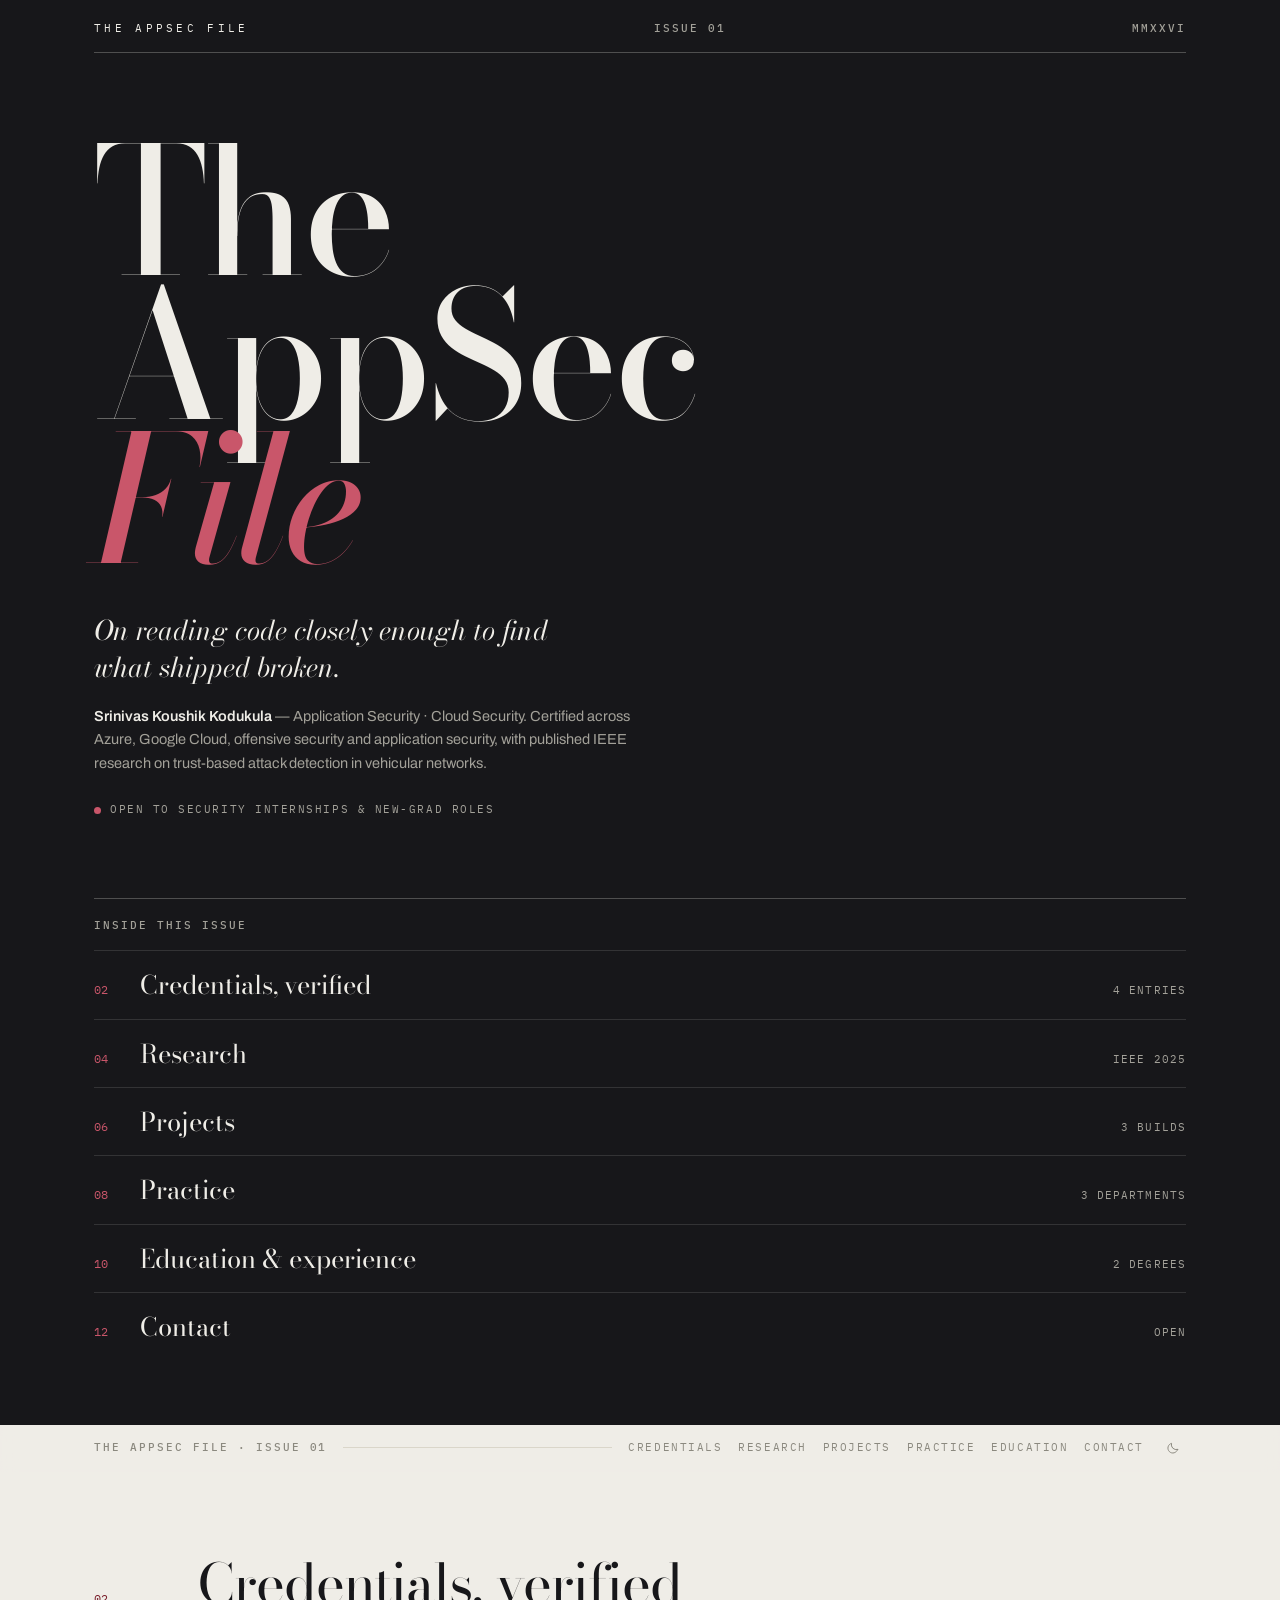
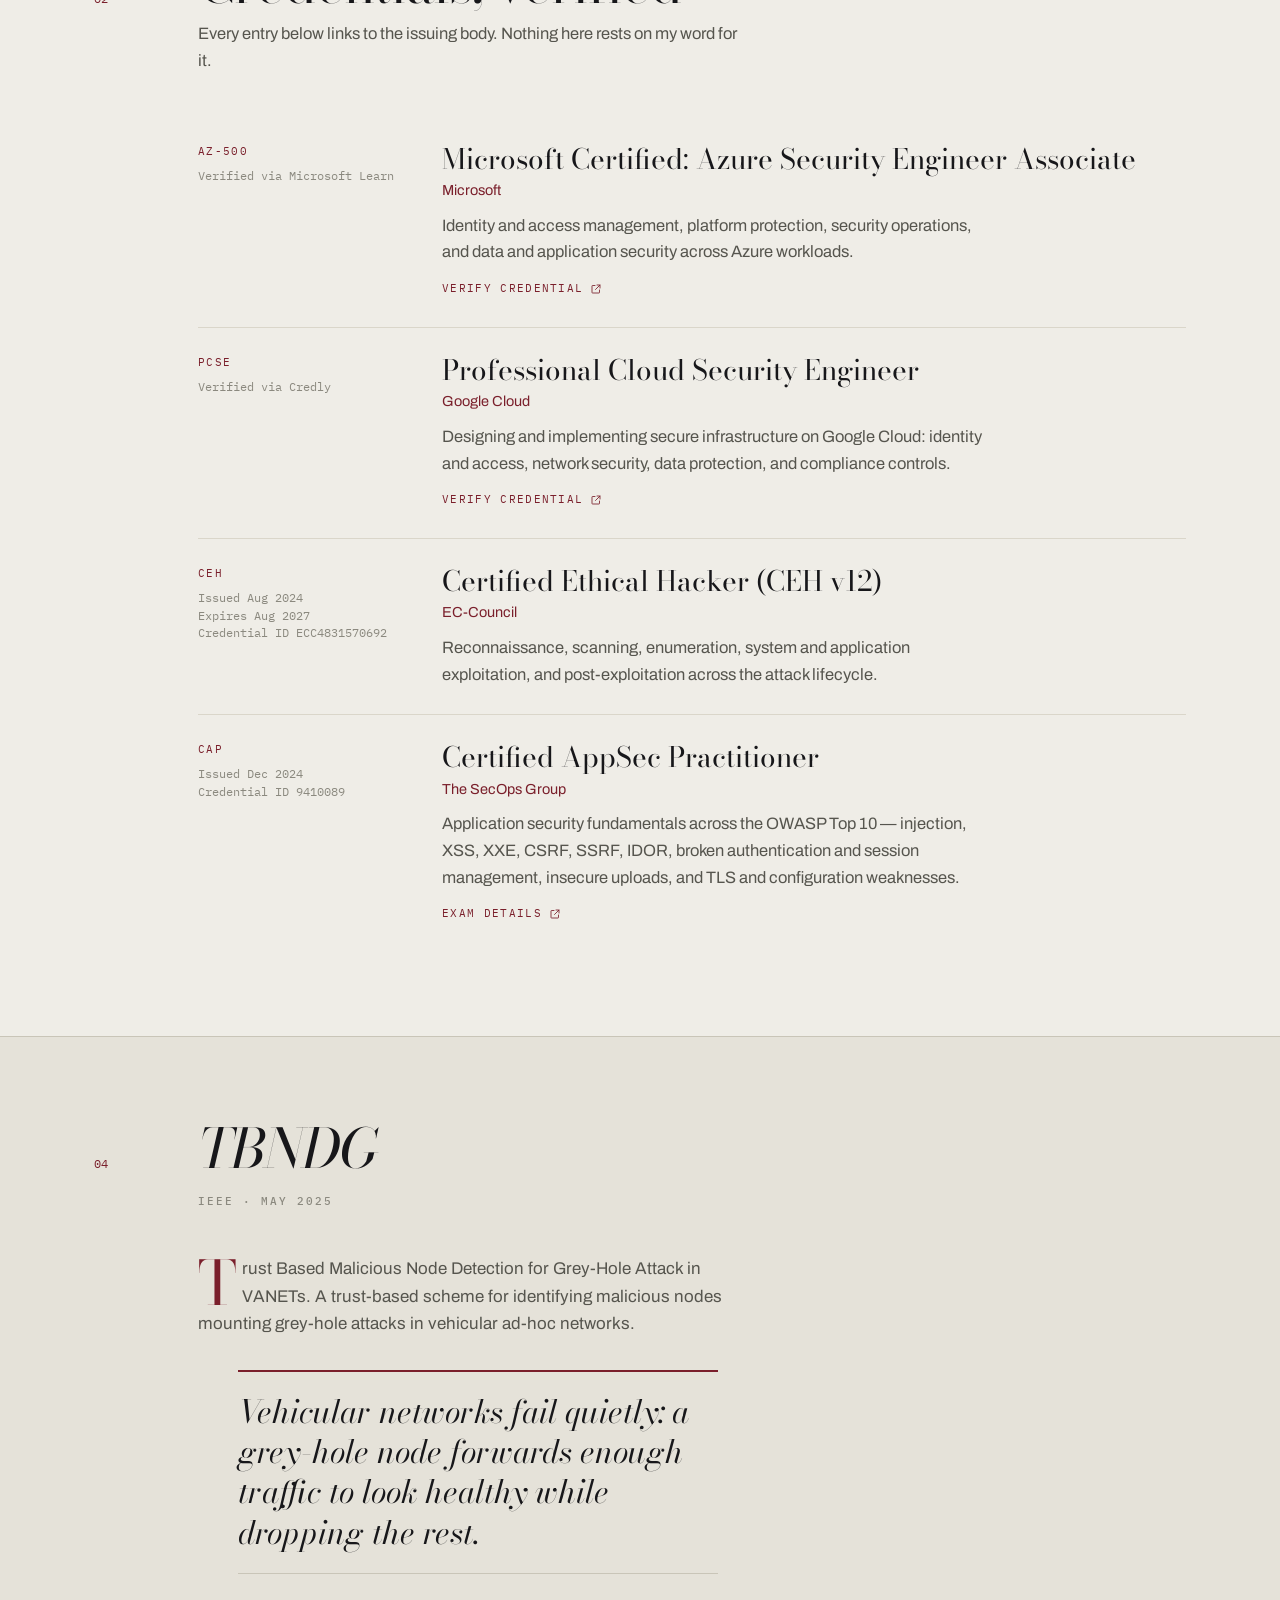
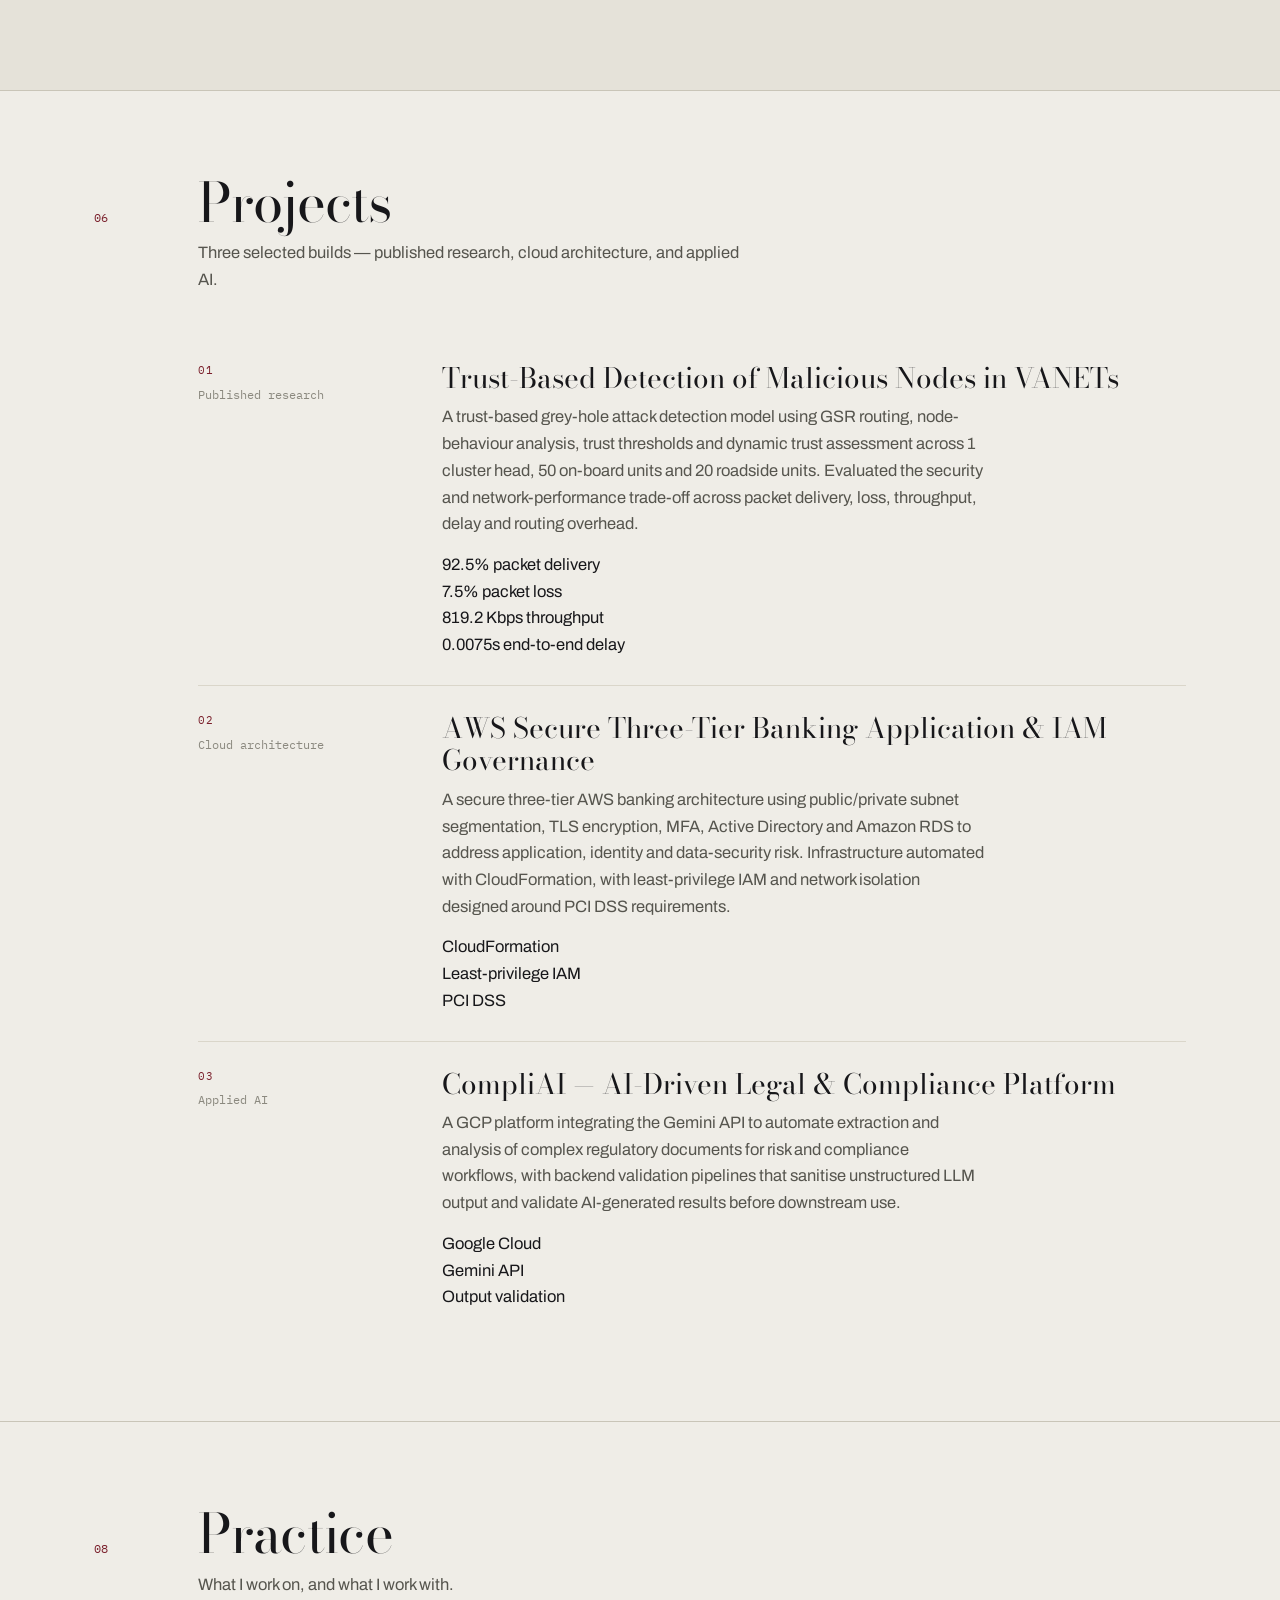
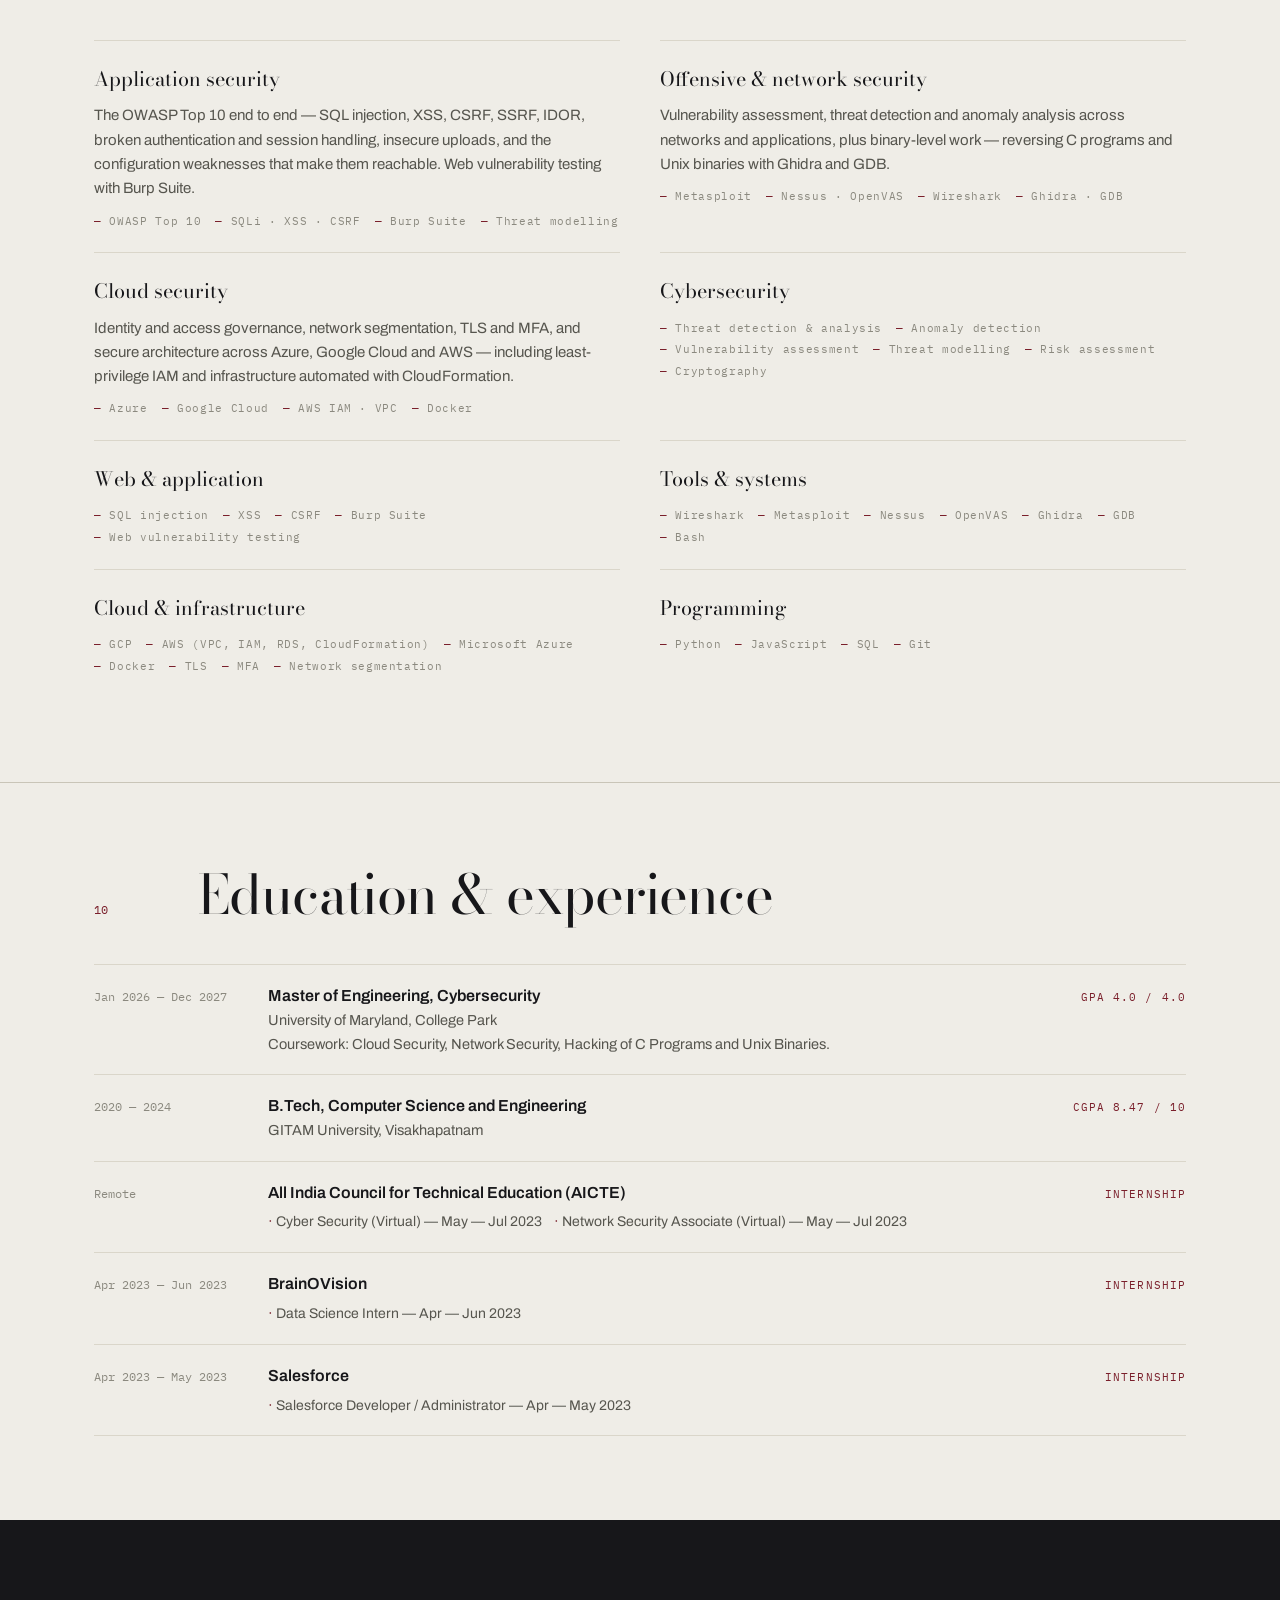
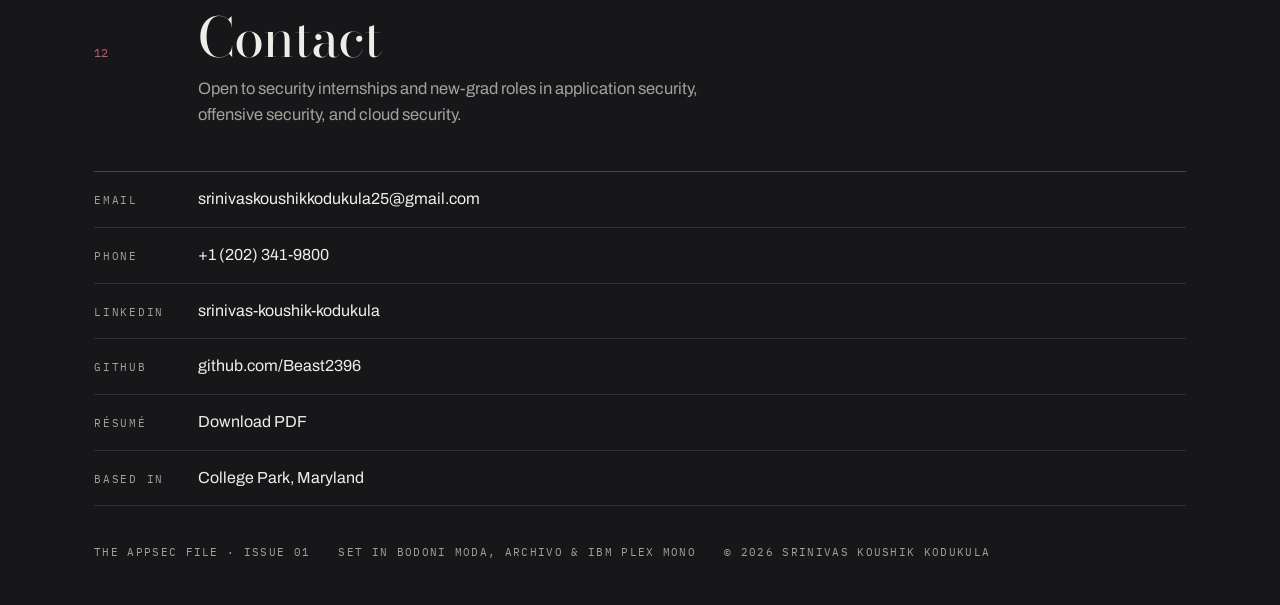
<file: magazine/index.html>
<!DOCTYPE html>
<html lang="en">
<head>
<meta charset="UTF-8">
<link rel="icon" href="data:image/svg+xml,%3Csvg%20xmlns%3D%22http%3A%2F%2Fwww.w3.org%2F2000%2Fsvg%22%20viewBox%3D%220%200%2032%2032%22%3E%3Crect%20width%3D%2232%22%20height%3D%2232%22%20rx%3D%227%22%20fill%3D%22%230E1216%22%2F%3E%3Cpath%20d%3D%22M16%205%206%209v7c0%206.4%204.3%2010.6%2010%2012%205.7-1.4%2010-5.6%2010-12V9z%22%20fill%3D%22%23E8443F%22%2F%3E%3Cpath%20d%3D%22M11.4%2016.2l3.2%203.2%206-6.6%22%20fill%3D%22none%22%20stroke%3D%22%23fff%22%20stroke-width%3D%222.8%22%20stroke-linecap%3D%22round%22%20stroke-linejoin%3D%22round%22%2F%3E%3C%2Fsvg%3E">
<meta name="viewport" content="width=device-width, initial-scale=1, viewport-fit=cover">
<title>The AppSec File — Srinivas Koushik Kodukula</title>
<meta name="description" content="A technical journal issue: application security, offensive security and cloud security work by Srinivas Koushik Kodukula. Four verified credentials and published IEEE research.">
<meta name="author" content="Srinivas Koushik Kodukula">
<meta name="color-scheme" content="light dark">
<meta name="theme-color" content="#17171A">
<meta property="og:type" content="website">
<meta property="og:title" content="The AppSec File — Srinivas Koushik Kodukula">
<link rel="preconnect" href="https://fonts.gstatic.com" crossorigin>
<link rel="stylesheet" href="https://fonts.googleapis.com/css2?family=Bodoni+Moda:ital,opsz,wght@0,6..96,400;0,6..96,500;1,6..96,400;1,6..96,500&family=Archivo:wght@400;500;600&family=IBM+Plex+Mono:wght@400;500&display=swap">
<style>/* ══════════════════════════════════════════════════════════════════════
   THE APPSEC FILE — a technical journal issue.

   The page opens as a cover: masthead, issue line, a Didone cover line set
   very large, a standfirst, and a contents list that doubles as navigation.
   Everything after it is an interior page — running head, folio, columns,
   sidebars for data, a drop cap on the feature.

   Structure carries meaning: folios are real section order, the sidebars
   hold verifiable data (credential IDs, dates), and the feature treatment
   goes to the one thing that is genuinely published.

   Palette : warm grey stock, ink, oxblood. The cover reverses out of ink.
   Type    : Bodoni Moda for display (Didone drama at size), Archivo for
             reading, IBM Plex Mono for folios, labels and data.
   ══════════════════════════════════════════════════════════════════════ */

:root {
  color-scheme: light;
  --paper:   #EFEDE7;
  --paper-2: #E5E2D9;
  --ink:     #17171A;
  --ink-2:   #56554E;
  --ink-3:   #8B897F;
  --rule:    #C9C5B8;
  --rule-2:  #DAD6CA;
  --accent:  #7A1F2B;

  --cover-bg:     #17171A;
  --cover-ink:    #EFEDE7;
  --cover-ink-2:  #A3A199;
  --cover-accent: #C9566A;

  --f-display: 'Bodoni Moda', 'Didot', 'Times New Roman', serif;
  --f-body: 'Archivo', system-ui, -apple-system, 'Helvetica Neue', sans-serif;
  --f-mono: 'IBM Plex Mono', ui-monospace, 'SF Mono', Menlo, monospace;

  --gutter: 24px;
  --measure: 34rem;
  --ease: cubic-bezier(.22, .61, .36, 1);
}

@media (prefers-color-scheme: dark) {
  :root:not([data-theme="light"]) {
    color-scheme: dark;
    --paper:   #121214;
    --paper-2: #1A1A1E;
    --ink:     #EDEBE4;
    --ink-2:   #A5A299;
    --ink-3:   #6F6D66;
    --rule:    #2F2F33;
    --rule-2:  #232327;
    --accent:  #DB6B7C;
    --cover-bg:     #09090B;
    --cover-ink:    #EDEBE4;
    --cover-ink-2:  #8A887F;
    --cover-accent: #DB6B7C;
  }
}
:root[data-theme="dark"] {
  color-scheme: dark;
  --paper:   #121214;
  --paper-2: #1A1A1E;
  --ink:     #EDEBE4;
  --ink-2:   #A5A299;
  --ink-3:   #6F6D66;
  --rule:    #2F2F33;
  --rule-2:  #232327;
  --accent:  #DB6B7C;
  --cover-bg:     #09090B;
  --cover-ink:    #EDEBE4;
  --cover-ink-2:  #8A887F;
  --cover-accent: #DB6B7C;
}

*, *::before, *::after { box-sizing: border-box; }

body {
  margin: 0;
  background: var(--paper);
  color: var(--ink);
  font-family: var(--f-body);
  font-size: 16.5px;
  line-height: 1.62;
  -webkit-font-smoothing: antialiased;
}

h1, h2, h3, h4 { margin: 0; font-weight: 400; }
p { margin: 0; }
ul, ol { margin: 0; padding: 0; list-style: none; }
a { color: inherit; text-decoration: none; }
button { font: inherit; color: inherit; background: none; border: 0; padding: 0; cursor: pointer; }
::selection { background: var(--accent); color: var(--paper); }
:focus-visible { outline: 2px solid var(--accent); outline-offset: 3px; }
html { scroll-behavior: smooth; scroll-padding-top: 64px; }

.sheet { width: 100%; max-width: 1140px; margin: 0 auto; padding-inline: var(--gutter); }
.col { max-width: var(--measure); }

/* small caps mono label, the magazine's connective tissue */
.lab {
  font-family: var(--f-mono); font-size: 11px; font-weight: 500;
  letter-spacing: .18em; text-transform: uppercase; color: var(--ink-3);
}

/* ── cover ───────────────────────────────────────────────────────────── */
.cover {
  background: var(--cover-bg); color: var(--cover-ink);
  padding-block: 20px 64px;
}
.masthead {
  display: flex; flex-wrap: wrap; align-items: baseline; justify-content: space-between;
  gap: 10px 20px; padding-bottom: 14px;
  border-bottom: 1px solid color-mix(in srgb, var(--cover-ink) 26%, transparent);
}
.masthead .lab { color: var(--cover-ink-2); }
.masthead .title { font-family: var(--f-mono); font-size: 11px; letter-spacing: .3em; text-transform: uppercase; color: var(--cover-ink); }

.coverline {
  font-family: var(--f-display); font-weight: 500;
  font-size: clamp(3.4rem, 15vw, 11rem);
  line-height: .82; letter-spacing: -0.022em;
  margin-top: clamp(36px, 8vw, 86px);
  text-wrap: balance;
}
.coverline em { font-style: italic; color: var(--cover-accent); }

.standfirst {
  margin-top: clamp(26px, 4vw, 40px);
  font-family: var(--f-display); font-style: italic; font-weight: 400;
  font-size: clamp(1.15rem, 2.7vw, 1.7rem); line-height: 1.38;
  color: var(--cover-ink); max-width: 30rem;
}
.byline { margin-top: 18px; color: var(--cover-ink-2); font-size: 14.5px; max-width: 34rem; }
.byline b { color: var(--cover-ink); font-weight: 600; }

.status-line { display: inline-flex; align-items: center; gap: 9px; margin-top: 26px; }
.status-line .dot { width: 7px; height: 7px; border-radius: 50%; background: var(--cover-accent); flex: none; }
.status-line span { font-family: var(--f-mono); font-size: 11px; letter-spacing: .14em; text-transform: uppercase; color: var(--cover-ink-2); }

/* contents — doubles as the site navigation */
.contents { margin-top: clamp(44px, 7vw, 76px); border-top: 1px solid color-mix(in srgb, var(--cover-ink) 26%, transparent); }
.contents-head { padding-block: 12px; }
.contents-head .lab { color: var(--cover-ink-2); }
.toc-item {
  display: flex; align-items: baseline; gap: 16px; padding-block: 13px;
  border-top: 1px solid color-mix(in srgb, var(--cover-ink) 13%, transparent);
  transition: padding-left .3s var(--ease);
}
.toc-item:hover { padding-left: 10px; }
.toc-folio { font-family: var(--f-mono); font-size: 12px; color: var(--cover-accent); flex: none; min-width: 30px; }
.toc-title { font-family: var(--f-display); font-size: clamp(1.15rem, 3vw, 1.6rem); }
.toc-note { margin-left: auto; text-align: right; font-family: var(--f-mono); font-size: 11px; letter-spacing: .1em; text-transform: uppercase; color: var(--cover-ink-2); }

/* ── running head ────────────────────────────────────────────────────── */
.runner {
  position: sticky; top: 0; z-index: 30;
  background: color-mix(in srgb, var(--paper) 90%, transparent);
  backdrop-filter: blur(8px); -webkit-backdrop-filter: blur(8px);
  border-bottom: 1px solid transparent; transition: border-color .3s var(--ease);
}
.runner.stuck { border-bottom-color: var(--rule); }
.runner-row { display: flex; align-items: center; gap: 16px; height: 46px; }
.runner-row .lab { white-space: nowrap; }
.runner-row .spacer { flex: 1; border-bottom: 1px solid var(--rule-2); }
.runner-row nav { display: none; gap: 16px; }
@media (min-width: 820px) { .runner-row nav { display: flex; } }
.runner-row nav a { font-family: var(--f-mono); font-size: 11px; letter-spacing: .14em; text-transform: uppercase; color: var(--ink-3); transition: color .2s var(--ease); }
.runner-row nav a:hover { color: var(--accent); }
.tog { width: 26px; height: 26px; display: grid; place-items: center; color: var(--ink-3); }
.tog:hover { color: var(--ink); }
.tog svg { width: 14px; height: 14px; }

/* ── interior pages ──────────────────────────────────────────────────── */
.page { padding-block: clamp(48px, 7vw, 84px); border-top: 1px solid var(--rule); }
.page:first-of-type { border-top: 0; }

.page-head { display: grid; grid-template-columns: 1fr; gap: 8px; margin-bottom: clamp(26px, 4vw, 42px); }
@media (min-width: 860px) { .page-head { grid-template-columns: 76px 1fr; gap: 28px; align-items: baseline; } }
.folio { font-family: var(--f-mono); font-size: 12px; color: var(--accent); }
.page-title { font-family: var(--f-display); font-size: clamp(2rem, 5.6vw, 3.4rem); line-height: 1.02; letter-spacing: -0.02em; }
.page-note { margin-top: 10px; color: var(--ink-2); max-width: var(--measure); }

/* the two-column body used by most pages */
.spread { display: grid; grid-template-columns: 1fr; gap: 0; }
@media (min-width: 860px) { .spread { grid-template-columns: 76px 1fr; gap: 28px; } }

/* an article entry: sidebar data at left on wide screens */
.item { display: grid; grid-template-columns: 1fr; gap: 10px; padding-block: 26px; border-top: 1px solid var(--rule-2); }
@media (min-width: 860px) { .item { grid-template-columns: 210px 1fr; gap: 34px; } }
.item:first-child { border-top: 0; }
.item-side { display: flex; flex-direction: column; gap: 6px; }
.item-side .k { font-family: var(--f-mono); font-size: 11px; letter-spacing: .12em; text-transform: uppercase; color: var(--accent); }
.item-side .v { font-family: var(--f-mono); font-size: 11.5px; line-height: 1.55; color: var(--ink-3); }
.item h3 { font-family: var(--f-display); font-size: clamp(1.3rem, 3.2vw, 1.75rem); line-height: 1.16; }
.item .who { margin-top: 4px; font-size: 14.5px; color: var(--accent); }
.item p { margin-top: 10px; color: var(--ink-2); max-width: var(--measure); }
.item .more { display: inline-flex; align-items: center; gap: 7px; margin-top: 14px; font-family: var(--f-mono); font-size: 11px; letter-spacing: .12em; text-transform: uppercase; color: var(--accent); transition: gap .2s var(--ease); }
a.item:hover .more { gap: 12px; }
a.item:hover h3 { color: var(--accent); }
.item h3 { transition: color .25s var(--ease); }
.more svg { width: 12px; height: 12px; }

/* ── the feature: the published paper gets the spread ────────────────── */
.feature { background: var(--paper-2); }
.feature .page-title { font-style: italic; }
.feature-body { font-size: 1.06rem; color: var(--ink-2); max-width: var(--measure); }
.feature-body::first-letter {
  float: left; font-family: var(--f-display); font-size: 3.6em; line-height: .82;
  padding-right: .08em; padding-top: .04em; color: var(--accent);
}
.pull {
  font-family: var(--f-display); font-style: italic;
  font-size: clamp(1.35rem, 3.4vw, 2rem); line-height: 1.26; color: var(--ink);
  border-top: 2px solid var(--accent); border-bottom: 1px solid var(--rule);
  padding-block: 20px; margin-block: 32px; max-width: 30rem;
}

/* ── departments: practice + toolkit ─────────────────────────────────── */
.dept { display: grid; grid-template-columns: 1fr; gap: 0; }
@media (min-width: 760px) { .dept { grid-template-columns: 1fr 1fr; gap: 0 40px; } }
.dept > * { padding-block: 22px; border-top: 1px solid var(--rule-2); }
.dept h4 { font-family: var(--f-display); font-size: 1.24rem; }
.dept p { margin-top: 8px; color: var(--ink-2); font-size: 15px; }
.dept .tags { margin-top: 12px; display: flex; flex-wrap: wrap; gap: 4px 14px; }
.dept .tags li { font-family: var(--f-mono); font-size: 11px; letter-spacing: .06em; color: var(--ink-3); }
.dept .tags li::before { content: "\2014\00a0"; color: var(--accent); }

/* ── record: education + experience, set as a listing ────────────────── */
.record { border-top: 1px solid var(--rule-2); }
.rec-row { display: grid; grid-template-columns: 1fr; gap: 4px; padding-block: 18px; border-bottom: 1px solid var(--rule-2); }
@media (min-width: 760px) { .rec-row { grid-template-columns: 150px 1fr auto; gap: 24px; align-items: baseline; } }
.rec-when { font-family: var(--f-mono); font-size: 11.5px; color: var(--ink-3); }
.rec-what { font-size: 16px; }
.rec-what b { font-weight: 600; }
.rec-where { color: var(--ink-2); font-size: 14.5px; }
.rec-note { font-family: var(--f-mono); font-size: 11px; letter-spacing: .1em; text-transform: uppercase; color: var(--accent); white-space: nowrap; }
.stint { display: flex; flex-wrap: wrap; gap: 6px 12px; margin-top: 6px; }
.stint li { font-size: 14px; color: var(--ink-2); }
.stint li::before { content: "\00b7\00a0"; color: var(--accent); }

/* ── colophon / contact ──────────────────────────────────────────────── */
.colophon { background: var(--cover-bg); color: var(--cover-ink); padding-block: clamp(52px, 8vw, 90px) 44px; }
.colophon .page-title { color: var(--cover-ink); }
.colophon .folio { color: var(--cover-accent); }
.colophon .page-note { color: var(--cover-ink-2); }
.contact-list { margin-top: 34px; border-top: 1px solid color-mix(in srgb, var(--cover-ink) 22%, transparent); }
.contact-row { display: flex; align-items: baseline; gap: 14px; padding-block: 14px; border-bottom: 1px solid color-mix(in srgb, var(--cover-ink) 12%, transparent); }
.contact-row .k { font-family: var(--f-mono); font-size: 11px; letter-spacing: .16em; text-transform: uppercase; color: var(--cover-ink-2); min-width: 90px; flex: none; }
.contact-row .v { font-size: 16px; }
a.contact-row:hover .v { color: var(--cover-accent); }
.contact-row .arw { margin-left: auto; color: var(--cover-ink-2); }
.imprint { margin-top: 38px; display: flex; flex-wrap: wrap; gap: 8px 28px; }
.imprint span { font-family: var(--f-mono); font-size: 11px; letter-spacing: .12em; text-transform: uppercase; color: var(--cover-ink-2); }

/* ── motion (applied by JS, never in the served markup) ──────────────── */
.rise { opacity: 0; translate: 0 16px; transition: opacity .7s var(--ease), translate .7s var(--ease); }
.rise.in { opacity: 1; translate: 0 0; }
@media (prefers-reduced-motion: reduce) {
  html { scroll-behavior: auto; }
  .rise { opacity: 1; translate: 0 0; }
  *, *::before, *::after { animation-duration: .001ms !important; transition-duration: .001ms !important; }
}
</style>
</head>
<body>
<header class="cover">
  <div class="sheet">
    <div class="masthead">
      <span class="title">The AppSec File</span>
      <span class="lab" id="issue"></span>
      <span class="lab" id="year"></span>
    </div>

    <h1 class="coverline" id="coverline"></h1>
    <p class="standfirst" id="standfirst"></p>
    <p class="byline" id="byline"></p>
    <p class="status-line" id="status"></p>

    <nav class="contents" aria-label="Contents">
      <div class="contents-head"><span class="lab">Inside this issue</span></div>
      <div id="toc"></div>
    </nav>
  </div>
</header>

<div class="runner" id="runner">
  <div class="sheet runner-row">
    <span class="lab" id="runner-title"></span>
    <span class="spacer"></span>
    <nav id="runner-nav" aria-label="Sections"></nav>
    <button class="tog" id="theme" type="button"></button>
  </div>
</div>

<main>
  <section class="page" id="credentials">
    <div class="sheet">
      <div class="page-head">
        <span class="folio">02</span>
        <div>
          <h2 class="page-title">Credentials, verified</h2>
          <p class="page-note">Every entry below links to the issuing body. Nothing here
            rests on my word for it.</p>
        </div>
      </div>
      <div class="spread"><span></span><div id="credentials-list"></div></div>
    </div>
  </section>

  <section class="page feature" id="research">
    <div class="sheet">
      <div class="page-head">
        <span class="folio">04</span>
        <div>
          <h2 class="page-title" id="research-title"></h2>
          <p class="page-note" id="research-note"></p>
        </div>
      </div>
      <div class="spread">
        <span></span>
        <div>
          <p class="feature-body" id="research-body"></p>
          <blockquote class="pull" id="research-pull"></blockquote>
        </div>
      </div>
    </div>
  </section>

  <section class="page" id="projects">
    <div class="sheet">
      <div class="page-head">
        <span class="folio">06</span>
        <div>
          <h2 class="page-title">Projects</h2>
          <p class="page-note">Three selected builds — published research, cloud
            architecture, and applied AI.</p>
        </div>
      </div>
      <div class="spread"><span></span><div id="projects-list"></div></div>
    </div>
  </section>

  <section class="page" id="practice">
    <div class="sheet">
      <div class="page-head">
        <span class="folio">08</span>
        <div>
          <h2 class="page-title">Practice</h2>
          <p class="page-note">What I work on, and what I work with.</p>
        </div>
      </div>
      <div class="dept" id="practice-list"></div>
    </div>
  </section>

  <section class="page" id="record">
    <div class="sheet">
      <div class="page-head">
        <span class="folio">10</span>
        <div>
          <h2 class="page-title">Education &amp; experience</h2>
        </div>
      </div>
      <div class="record" id="record-list"></div>
    </div>
  </section>

  <section class="colophon" id="contact">
    <div class="sheet">
      <div class="page-head">
        <span class="folio">12</span>
        <div>
          <h2 class="page-title">Contact</h2>
          <p class="page-note">Open to security internships and new-grad roles in
            application security, offensive security, and cloud security.</p>
        </div>
      </div>
      <div class="contact-list" id="contact-list"></div>
      <div class="imprint" id="imprint"></div>
    </div>
  </section>
</main>

<script>/* ══════════════════════════════════════════════════════════════════════
   CONTENT — everything every design says lives here.

   Sourced from Srinivas_Koushik_Kodukula_Resume.pdf, with dates and
   credential IDs cross-checked against the LinkedIn export and the
   issuers' own verification pages. Nothing is invented.
   ══════════════════════════════════════════════════════════════════════ */
window.SITE = {
  owner: {
    name: 'Srinivas Koushik Kodukula',
    short: 'Srinivas',
    headline: 'Securing software, from the source up.',
    discipline: 'Application Security · Cloud Security',
    intro: 'Cybersecurity master’s candidate at the University of Maryland, working across ' +
           'application security and cloud security. Certified across Azure, Google Cloud, ' +
           'offensive security and application security, with published IEEE research on ' +
           'trust-based attack detection in vehicular networks.',
    status: 'Open to security internships & new-grad roles',
    location: { text: 'College Park, Maryland' },
    email: { text: 'srinivaskoushikkodukula25@gmail.com',
             href: 'mailto:srinivaskoushikkodukula25@gmail.com' },
    phone: { text: '+1 (202) 341-9800', href: 'tel:+12023419800' },
    resume: { text: 'Download PDF', href: 'https://beast2396.github.io/Beast/resume.pdf' },
    github: { text: 'github.com/Beast2396', href: 'https://github.com/Beast2396' },
    linkedin: {
      text: 'srinivas-koushik-kodukula',
      href: 'https://www.linkedin.com/in/srinivas-koushik-kodukula-233884201/'
    }
  },

  capabilities: [
    {
      icon: 'code',
      title: 'Application security',
      body: 'The OWASP Top 10 end to end — SQL injection, XSS, CSRF, SSRF, IDOR, broken ' +
            'authentication and session handling, insecure uploads, and the configuration ' +
            'weaknesses that make them reachable. Web vulnerability testing with Burp Suite.',
      tags: ['OWASP Top 10', 'SQLi · XSS · CSRF', 'Burp Suite', 'Threat modelling']
    },
    {
      icon: 'radar',
      title: 'Offensive & network security',
      body: 'Vulnerability assessment, threat detection and anomaly analysis across networks ' +
            'and applications, plus binary-level work — reversing C programs and Unix ' +
            'binaries with Ghidra and GDB.',
      tags: ['Metasploit', 'Nessus · OpenVAS', 'Wireshark', 'Ghidra · GDB']
    },
    {
      icon: 'cloud',
      title: 'Cloud security',
      body: 'Identity and access governance, network segmentation, TLS and MFA, and secure ' +
            'architecture across Azure, Google Cloud and AWS — including least-privilege ' +
            'IAM and infrastructure automated with CloudFormation.',
      tags: ['Azure', 'Google Cloud', 'AWS IAM · VPC', 'Docker']
    }
  ],

  certifications: [
    { code: 'AZ-500', title: 'Microsoft Certified: Azure Security Engineer Associate',
      issuer: 'Microsoft', meta: 'Verified via Microsoft Learn',
      body: 'Identity and access management, platform protection, security operations, and ' +
            'data and application security across Azure workloads.',
      href: 'https://learn.microsoft.com/api/credentials/share/en-us/SrinivasKoushikKodukula-4548/' +
            '4B3795FE4D5EC7E7?sharingId=C3B1F4CC8D3BB18C' },

    { code: 'PCSE', title: 'Professional Cloud Security Engineer', issuer: 'Google Cloud',
      meta: 'Verified via Credly',
      body: 'Designing and implementing secure infrastructure on Google Cloud: identity and ' +
            'access, network security, data protection, and compliance controls.',
      href: 'https://www.credly.com/badges/587d7d92-cc0b-4b36-80d5-1ecc63cfcdd0/public_url' },

    { code: 'CEH', title: 'Certified Ethical Hacker (CEH v12)', issuer: 'EC-Council',
      meta: 'Issued Aug 2024 · Expires Aug 2027 · Credential ID ECC4831570692',
      body: 'Reconnaissance, scanning, enumeration, system and application exploitation, and ' +
            'post-exploitation across the attack lifecycle.',
      href: null },

    { code: 'CAP', title: 'Certified AppSec Practitioner', issuer: 'The SecOps Group',
      meta: 'Issued Dec 2024 · Credential ID 9410089',
      body: 'Application security fundamentals across the OWASP Top 10 — injection, XSS, XXE, ' +
            'CSRF, SSRF, IDOR, broken authentication and session management, insecure uploads, ' +
            'and TLS and configuration weaknesses.',
      href: null,
      about: 'https://pentestingexams.com/certifications/essentials/certified-application-security-practitioner/' }
  ],

  experience: [
    {
      /* On LinkedIn but not on the résumé. Bullets state only what the
         programme was — no outcomes are claimed that aren't documented. */
      org: 'All India Council for Technical Education (AICTE)',
      meta: 'May 2023 — Jul 2023 · Remote',
      roles: [
        { title: 'Cyber Security (Virtual)', period: 'May — Jul 2023' },
        { title: 'Network Security Associate (Virtual)', period: 'May — Jul 2023' }
      ],
      points: [
        'Completed the Cyber Security virtual internship track.',
        'Completed the Network Security Associate virtual internship track.'
      ]
    },
    {
      org: 'BrainOVision',
      meta: 'Apr 2023 — Jun 2023',
      roles: [{ title: 'Data Science Intern', period: 'Apr — Jun 2023' }],
      points: [
        'Built and evaluated regression models with Python, Pandas, NumPy and Scikit-learn to ' +
        'analyse cost inefficiencies in the food industry.',
        'Compared Random Forest, Support Vector Regression and Decision Tree Regression; ' +
        'Decision Tree Regression reached 98.2% accuracy.'
      ]
    },
    {
      org: 'Salesforce',
      meta: 'Apr 2023 — May 2023',
      roles: [{ title: 'Salesforce Developer / Administrator', period: 'Apr — May 2023' }],
      points: [
        'Developed enterprise applications using Apex and Lightning Web Components, translating ' +
        'business requirements into structured application workflows.',
        'Managed platform data, reporting and access controls, applying data-security and ' +
        'identity/access-management practices to enterprise workflows.'
      ]
    }
  ],

  education: [
    { qualification: 'Master of Engineering, Cybersecurity',
      org: 'University of Maryland, College Park',
      period: 'Jan 2026 — Dec 2027', grade: 'GPA 4.0 / 4.0',
      detail: 'Coursework: Cloud Security, Network Security, Hacking of C Programs and Unix Binaries.' },
    { qualification: 'B.Tech, Computer Science and Engineering',
      org: 'GITAM University, Visakhapatnam',
      period: '2020 — 2024', grade: 'CGPA 8.47 / 10' }
  ],

  projects: [
    {
      title: 'Trust-Based Detection of Malicious Nodes in VANETs',
      tag: 'Published research',
      body: 'A trust-based grey-hole attack detection model using GSR routing, node-behaviour ' +
            'analysis, trust thresholds and dynamic trust assessment across 1 cluster head, ' +
            '50 on-board units and 20 roadside units. Evaluated the security and ' +
            'network-performance trade-off across packet delivery, loss, throughput, delay and ' +
            'routing overhead.',
      metrics: ['92.5% packet delivery', '7.5% packet loss', '819.2 Kbps throughput',
                '0.0075s end-to-end delay'],
      href: null
    },
    {
      title: 'AWS Secure Three-Tier Banking Application & IAM Governance',
      tag: 'Cloud architecture',
      body: 'A secure three-tier AWS banking architecture using public/private subnet ' +
            'segmentation, TLS encryption, MFA, Active Directory and Amazon RDS to address ' +
            'application, identity and data-security risk. Infrastructure automated with ' +
            'CloudFormation, with least-privilege IAM and network isolation designed around ' +
            'PCI DSS requirements.',
      metrics: ['CloudFormation', 'Least-privilege IAM', 'PCI DSS'],
      href: null
    },
    {
      title: 'CompliAI — AI-Driven Legal & Compliance Platform',
      tag: 'Applied AI',
      body: 'A GCP platform integrating the Gemini API to automate extraction and analysis of ' +
            'complex regulatory documents for risk and compliance workflows, with backend ' +
            'validation pipelines that sanitise unstructured LLM output and validate ' +
            'AI-generated results before downstream use.',
      metrics: ['Google Cloud', 'Gemini API', 'Output validation'],
      href: null
    }
  ],

  publications: [
    { title: 'TBNDG — Trust Based Malicious Node Detection for Grey-Hole Attack in VANETs',
      venue: 'IEEE', date: 'May 2025',
      body: 'A trust-based scheme for identifying malicious nodes mounting grey-hole attacks in ' +
            'vehicular ad-hoc networks.',
      href: null }
  ],

  writing: [],

  toolkit: [
    { group: 'Cybersecurity', items: ['Threat detection & analysis', 'Anomaly detection',
      'Vulnerability assessment', 'Threat modelling', 'Risk assessment', 'Cryptography'] },
    { group: 'Web & application', items: ['SQL injection', 'XSS', 'CSRF', 'Burp Suite',
      'Web vulnerability testing'] },
    { group: 'Tools & systems', items: ['Wireshark', 'Metasploit', 'Nessus', 'OpenVAS',
      'Ghidra', 'GDB', 'Bash'] },
    { group: 'Cloud & infrastructure', items: ['GCP', 'AWS (VPC, IAM, RDS, CloudFormation)',
      'Microsoft Azure', 'Docker', 'TLS', 'MFA', 'Network segmentation'] },
    { group: 'Programming', items: ['Python', 'JavaScript', 'SQL', 'Git'] }
  ]
};
</script>
<script>/* THE APPSEC FILE — renderer. All copy comes from window.SITE (../content.js). */
(function () {
  'use strict';

  var S = window.SITE, O = S.owner;
  var $ = function (s) { return document.querySelector(s); };
  var esc = function (v) {
    return String(v).replace(/[&<>"']/g, function (c) {
      return { '&': '&amp;', '<': '&lt;', '>': '&gt;', '"': '&quot;', "'": '&#39;' }[c];
    });
  };

  var ICON = {
    arrow: '<path d="M5 12h13M12 5.5 18.5 12 12 18.5"/>',
    out:   '<path d="M14 4h6v6M20 4l-9 9M19 14v5a1 1 0 0 1-1 1H5a1 1 0 0 1-1-1V6a1 1 0 0 1 1-1h5"/>',
    sun:   '<circle cx="12" cy="12" r="4"/><path d="M12 2v2M12 20v2M4.9 4.9l1.4 1.4M17.7 17.7l1.4 1.4M2 12h2M20 12h2M4.9 19.1l1.4-1.4M17.7 6.3l1.4-1.4"/>',
    moon:  '<path d="M20 14.5A8.5 8.5 0 0 1 9.5 4a8.5 8.5 0 1 0 10.5 10.5Z"/>'
  };
  var ico = function (n) {
    return '<svg viewBox="0 0 24 24" fill="none" stroke="currentColor" stroke-width="1.7" ' +
      'stroke-linecap="round" stroke-linejoin="round" aria-hidden="true">' + ICON[n] + '</svg>';
  };

  var ROMAN = (function (y) {
    var map = [[1000,'M'],[900,'CM'],[500,'D'],[400,'CD'],[100,'C'],[90,'XC'],
               [50,'L'],[40,'XL'],[10,'X'],[9,'IX'],[5,'V'],[4,'IV'],[1,'I']];
    var out = '';
    map.forEach(function (p) { while (y >= p[0]) { out += p[1]; y -= p[0]; } });
    return out;
  })(new Date().getFullYear());

  /* contents — the folios are the real section order */
  var SECTIONS = [
    { folio: '02', id: 'credentials', title: 'Credentials, verified',
      note: S.certifications.length + ' entries' },
    { folio: '04', id: 'research', title: 'Research',
      note: S.publications[0].venue + ' ' + S.publications[0].date.replace(/^\w+ /, '') },
    { folio: '06', id: 'projects', title: 'Projects',
      note: S.projects.length + ' builds' },
    { folio: '08', id: 'practice', title: 'Practice',
      note: S.capabilities.length + ' departments' },
    { folio: '10', id: 'record', title: 'Education & experience',
      note: S.education.length + ' degrees' },
    { folio: '12', id: 'contact', title: 'Contact', note: O.status.indexOf('Open') === 0 ? 'Open' : '' }
  ];

  /* ── cover ─────────────────────────────────────────────────────────── */
  $('#issue').textContent = 'Issue 01';
  $('#year').textContent = ROMAN;
  $('#coverline').innerHTML = 'The<br>AppSec<br><em>File</em>';
  $('#standfirst').textContent =
    'On reading code closely enough to find what shipped broken.';
  $('#byline').innerHTML = '<b>' + esc(O.name) + '</b> — ' + esc(O.discipline) +
    '. ' + esc(O.intro.split('. ').slice(1).join('. '));
  $('#status').innerHTML = '<span class="dot"></span><span>' + esc(O.status) + '</span>';

  $('#toc').innerHTML = SECTIONS.map(function (s) {
    return '<a class="toc-item" href="#' + s.id + '">' +
      '<span class="toc-folio">' + s.folio + '</span>' +
      '<span class="toc-title">' + esc(s.title) + '</span>' +
      '<span class="toc-note">' + esc(s.note) + '</span></a>';
  }).join('');

  $('#runner-nav').innerHTML = SECTIONS.map(function (s) {
    return '<a href="#' + s.id + '">' + esc(s.title.split(',')[0].split(' & ')[0]) + '</a>';
  }).join('');
  $('#runner-title').textContent = 'The AppSec File · Issue 01';

  /* ── 02 credentials ────────────────────────────────────────────────── */
  $('#credentials-list').innerHTML = S.certifications.map(function (c) {
    var target = c.href || c.about;
    var inner =
      '<div class="item-side"><span class="k">' + esc(c.code) + '</span>' +
      (c.meta ? '<span class="v">' + esc(c.meta).replace(/ · /g, '<br>') + '</span>' : '') + '</div>' +
      '<div><h3>' + esc(c.title) + '</h3>' +
      '<div class="who">' + esc(c.issuer) + '</div>' +
      '<p>' + esc(c.body) + '</p>' +
      (target ? '<span class="more">' + (c.href ? 'Verify credential' : 'Exam details') + ' ' + ico('out') + '</span>' : '') +
      '</div>';
    return target
      ? '<a class="item" href="' + esc(target) + '" target="_blank" rel="noopener noreferrer">' + inner + '</a>'
      : '<article class="item">' + inner + '</article>';
  }).join('');

  /* ── 04 research — the feature ─────────────────────────────────────── */
  var pub = S.publications[0];
  $('#research-title').textContent = pub.title.split(' — ')[0];
  $('#research-note').innerHTML =
    '<span class="lab">' + esc(pub.venue) + ' · ' + esc(pub.date) + '</span>';
  $('#research-body').innerHTML =
    esc(pub.title.split(' — ').slice(1).join(' — ') || pub.title) + '. ' + esc(pub.body);
  $('#research-pull').textContent =
    'Vehicular networks fail quietly: a grey-hole node forwards enough traffic to look healthy while dropping the rest.';

  /* ── 06 projects ───────────────────────────────────────────────────── */
  $('#projects-list').innerHTML = S.projects.map(function (p, i) {
    return '<article class="item">' +
      '<div class="item-side"><span class="k">' + (i + 1 < 10 ? '0' : '') + (i + 1) + '</span>' +
      '<span class="v">' + esc(p.tag) + '</span></div>' +
      '<div><h3>' + esc(p.title) + '</h3>' +
      '<p>' + esc(p.body) + '</p>' +
      '<ul class="tags" style="margin-top:14px">' + p.metrics.map(function (m) {
        return '<li>' + esc(m) + '</li>'; }).join('') + '</ul>' +
      '</div></article>';
  }).join('');

  /* ── 08 practice ───────────────────────────────────────────────────── */
  $('#practice-list').innerHTML = S.capabilities.map(function (c) {
    return '<div><h4>' + esc(c.title) + '</h4><p>' + esc(c.body) + '</p>' +
      '<ul class="tags">' + c.tags.map(function (t) { return '<li>' + esc(t) + '</li>'; }).join('') +
      '</ul></div>';
  }).join('') + S.toolkit.map(function (g) {
    return '<div><h4>' + esc(g.group) + '</h4>' +
      '<ul class="tags">' + g.items.map(function (i) { return '<li>' + esc(i) + '</li>'; }).join('') +
      '</ul></div>';
  }).join('');

  /* ── 08 record ─────────────────────────────────────────────────────── */
  $('#record-list').innerHTML =
    S.education.map(function (e) {
      return '<div class="rec-row"><div class="rec-when">' + esc(e.period) + '</div>' +
        '<div><div class="rec-what"><b>' + esc(e.qualification) + '</b></div>' +
        '<div class="rec-where">' + esc(e.org) +
        (e.detail ? '<br>' + esc(e.detail) : '') + '</div></div>' +
        '<div class="rec-note">' + esc(e.grade || '') + '</div></div>';
    }).join('') +
    S.experience.map(function (x) {
      return '<div class="rec-row"><div class="rec-when">' + esc(x.meta.split(' · ').pop()) + '</div>' +
        '<div><div class="rec-what"><b>' + esc(x.org) + '</b></div>' +
        '<ul class="stint">' + x.roles.map(function (r) {
          return '<li>' + esc(r.title) + ' — ' + esc(r.period) + '</li>';
        }).join('') + '</ul></div>' +
        '<div class="rec-note">Internship</div></div>';
    }).join('');

  /* ── 10 contact ────────────────────────────────────────────────────── */
  function row(label, f) {
    var v = esc(f.text) + (f.todo ? ' — to add' : '');
    var inner = '<span class="k">' + esc(label) + '</span><span class="v">' + v + '</span>' +
      (f.href ? '<span class="arw">' + ico('arrow') + '</span>' : '');
    if (!f.href) return '<div class="contact-row">' + inner + '</div>';
    var ext = /^https?:/i.test(f.href) ? ' target="_blank" rel="noopener noreferrer"' : '';
    return '<a class="contact-row" href="' + esc(f.href) + '"' + ext + '>' + inner + '</a>';
  }
  $('#contact-list').innerHTML =
    row('Email', O.email) + row('Phone', O.phone) + row('LinkedIn', O.linkedin) +
    row('GitHub', O.github) +
    row('Résumé', O.resume) + row('Based in', O.location);

  $('#imprint').innerHTML = [
    'The AppSec File · Issue 01',
    'Set in Bodoni Moda, Archivo & IBM Plex Mono',
    '© ' + new Date().getFullYear() + ' ' + O.name
  ].map(function (t) { return '<span>' + esc(t) + '</span>'; }).join('');

  /* ── chrome ────────────────────────────────────────────────────────── */
  var root = document.documentElement, tog = $('#theme');
  var dark = function () {
    return root.dataset.theme ? root.dataset.theme === 'dark'
      : window.matchMedia('(prefers-color-scheme: dark)').matches;
  };
  var paint = function () {
    tog.innerHTML = ico(dark() ? 'sun' : 'moon');
    tog.setAttribute('aria-label', dark() ? 'Switch to light theme' : 'Switch to dark theme');
  };
  try { var sv = localStorage.getItem('mag-theme'); if (sv) root.dataset.theme = sv; } catch (e) {}
  paint();
  tog.addEventListener('click', function () {
    root.dataset.theme = dark() ? 'light' : 'dark';
    try { localStorage.setItem('mag-theme', root.dataset.theme); } catch (e) {}
    paint();
  });

  var runner = $('#runner'), q = false;
  window.addEventListener('scroll', function () {
    if (q) return; q = true;
    requestAnimationFrame(function () { q = false; runner.classList.toggle('stuck', window.scrollY > 6); });
  }, { passive: true });

  if (!window.matchMedia('(prefers-reduced-motion: reduce)').matches && window.IntersectionObserver) {
    var io = new IntersectionObserver(function (es) {
      es.forEach(function (e) {
        if (!e.isIntersecting) return;
        e.target.classList.add('in');
        io.unobserve(e.target);
      });
    }, { rootMargin: '0px 0px -6% 0px', threshold: 0.05 });
    document.querySelectorAll('.page-head, .item, .rec-row, .dept > *, .pull, .contact-row')
      .forEach(function (el, i) {
        el.classList.add('rise');
        el.style.transitionDelay = (i % 4) * 55 + 'ms';
        io.observe(el);
      });
  }
})();
</script>
</body>
</html>
</file>
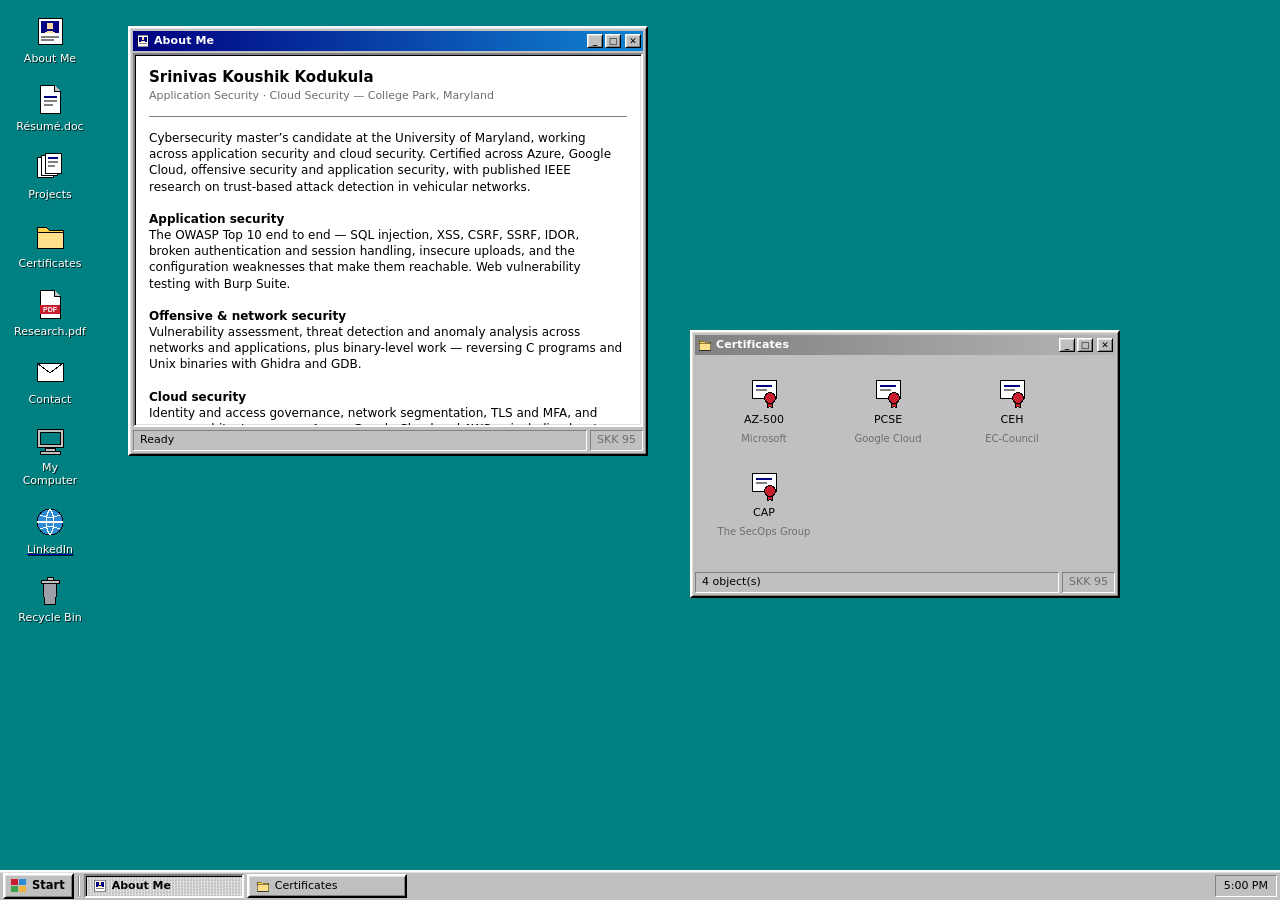
<file: win95/index.html>
<!DOCTYPE html>
<html lang="en">
<head>
<meta charset="UTF-8">
<link rel="icon" href="data:image/svg+xml,%3Csvg%20xmlns%3D%22http%3A%2F%2Fwww.w3.org%2F2000%2Fsvg%22%20viewBox%3D%220%200%2032%2032%22%3E%3Crect%20width%3D%2232%22%20height%3D%2232%22%20rx%3D%227%22%20fill%3D%22%230E1216%22%2F%3E%3Cpath%20d%3D%22M16%205%206%209v7c0%206.4%204.3%2010.6%2010%2012%205.7-1.4%2010-5.6%2010-12V9z%22%20fill%3D%22%23E8443F%22%2F%3E%3Cpath%20d%3D%22M11.4%2016.2l3.2%203.2%206-6.6%22%20fill%3D%22none%22%20stroke%3D%22%23fff%22%20stroke-width%3D%222.8%22%20stroke-linecap%3D%22round%22%20stroke-linejoin%3D%22round%22%2F%3E%3C%2Fsvg%3E">
<meta name="viewport" content="width=device-width, initial-scale=1, viewport-fit=cover">
<title>SKK 95 — Srinivas Koushik Kodukula</title>
<meta name="description" content="The portfolio of Srinivas Koushik Kodukula, application and cloud security, presented as a desktop. Four verified credentials and published IEEE research.">
<meta name="author" content="Srinivas Koushik Kodukula">
<meta name="theme-color" content="#008080">
<meta property="og:type" content="website">
<meta property="og:title" content="SKK 95 — Srinivas Koushik Kodukula">
<style>/* ══════════════════════════════════════════════════════════════════════
   SKK 95 — the portfolio as a desktop.

   Windows are draggable, focusable, minimisable and closable; the taskbar
   tracks them; the Start menu opens the same items. Content lives in
   document windows the way it would on a real machine.

   Everything is built from the Win95 bevel: a 2px border of white / black
   plus inset light and shadow. `.out` is raised, `.in` is sunken. No
   rounded corners, no shadows, no antialiasing on the chrome.
   ══════════════════════════════════════════════════════════════════════ */

:root {
  --desk:     #008080;
  --face:     #C0C0C0;
  --face-lit: #DFDFDF;
  --shadow:   #808080;
  --dark:     #000000;
  --white:    #FFFFFF;
  --title-a1: #000080;
  --title-a2: #1084D0;
  --title-i1: #808080;
  --title-i2: #B5B5B5;
  --sel:      #000080;
  --ink:      #000000;
  --dim:      #6D6D6D;

  --ui: Tahoma, "MS Sans Serif", Verdana, "DejaVu Sans", Geneva, sans-serif;
  --mono: "Courier New", "DejaVu Sans Mono", monospace;
  --taskbar: 30px;
}

*, *::before, *::after { box-sizing: border-box; }

html, body { height: 100%; }
body {
  margin: 0;
  background: var(--desk);
  color: var(--ink);
  font-family: var(--ui);
  font-size: 12px;
  line-height: 1.35;
  overflow: hidden;
  -webkit-font-smoothing: none;
  user-select: none;
}

h1, h2, h3, h4 { margin: 0; font-size: 1em; font-weight: 700; }
p { margin: 0; }
ul { margin: 0; padding: 0; list-style: none; }
a { color: #0000C0; text-decoration: underline; }
button { font: inherit; color: inherit; background: none; border: 0; padding: 0; cursor: default; }
::selection { background: var(--sel); color: #fff; }
:focus-visible { outline: 1px dotted var(--ink); outline-offset: -3px; }

/* ── the two bevels everything is made of ────────────────────────────── */
.out {
  border: 2px solid;
  border-color: var(--white) var(--dark) var(--dark) var(--white);
  box-shadow: inset 1px 1px 0 var(--face-lit), inset -1px -1px 0 var(--shadow);
  background: var(--face);
}
.in {
  border: 2px solid;
  border-color: var(--shadow) var(--white) var(--white) var(--shadow);
  box-shadow: inset 1px 1px 0 var(--dark), inset -1px -1px 0 var(--face-lit);
  background: var(--white);
}

/* ── desktop ─────────────────────────────────────────────────────────── */
#desktop {
  position: fixed; inset: 0 0 var(--taskbar) 0;
  overflow: hidden;
}

#icons {
  position: absolute; top: 8px; left: 8px;
  display: flex; flex-direction: column; flex-wrap: wrap;
  align-content: flex-start; gap: 4px;
  max-height: calc(100% - 16px);
}
.icon {
  width: 84px; padding: 6px 2px 5px;
  display: flex; flex-direction: column; align-items: center; gap: 4px;
  text-align: center; cursor: default; border: 1px dotted transparent;
}
.icon svg { width: 32px; height: 32px; flex: none; }
.icon span {
  color: #fff; font-size: 11px; line-height: 1.2;
  text-shadow: 1px 1px 0 rgba(0,0,0,.75);
  padding: 1px 2px;
}
.icon.sel span { background: var(--sel); }
.icon.sel { border-color: rgba(255,255,255,.6); }

/* ── windows ─────────────────────────────────────────────────────────── */
.win {
  position: absolute;
  display: flex; flex-direction: column;
  min-width: 220px; min-height: 120px;
  background: var(--face);
  border: 2px solid;
  border-color: var(--white) var(--dark) var(--dark) var(--white);
  box-shadow: inset 1px 1px 0 var(--face-lit), inset -1px -1px 0 var(--shadow);
  padding: 3px;
}
.win[hidden] { display: none; }

.titlebar {
  height: 20px; flex: none;
  display: flex; align-items: center; gap: 4px;
  padding: 0 2px 0 3px;
  background: linear-gradient(90deg, var(--title-a1), var(--title-a2));
  color: #fff; cursor: default;
}
.win.blur .titlebar { background: linear-gradient(90deg, var(--title-i1), var(--title-i2)); }
.titlebar svg { width: 14px; height: 14px; flex: none; }
.titlebar .t { font-size: 11px; font-weight: 700; letter-spacing: .01em; flex: 1; white-space: nowrap; overflow: hidden; text-overflow: ellipsis; }
.tbtns { display: flex; gap: 2px; }
.tbtn {
  width: 16px; height: 14px;
  display: grid; place-items: center;
  font-size: 9px; font-weight: 700; line-height: 1; color: var(--ink);
  border: 1px solid; border-color: var(--white) var(--dark) var(--dark) var(--white);
  box-shadow: inset 1px 1px 0 var(--face-lit), inset -1px -1px 0 var(--shadow);
  background: var(--face);
}
.tbtn:active { border-color: var(--shadow) var(--white) var(--white) var(--shadow); box-shadow: none; }
.tbtn.close { margin-left: 2px; }

.menubar { flex: none; display: flex; gap: 2px; padding: 2px 1px; font-size: 11px; }
.menubar span { padding: 2px 6px; }
.menubar span:hover { background: var(--sel); color: #fff; }

.winbody {
  flex: 1; min-height: 0; overflow: auto;
  margin-top: 2px;
  border: 2px solid;
  border-color: var(--shadow) var(--white) var(--white) var(--shadow);
  box-shadow: inset 1px 1px 0 var(--dark), inset -1px -1px 0 var(--face-lit);
  background: var(--white);
  padding: 12px 14px;
  user-select: text;
}
.winbody.grey { background: var(--face); border: 0; box-shadow: none; padding: 10px; }

.statusbar {
  flex: none; display: flex; gap: 3px; margin-top: 3px; font-size: 11px;
}
.statusbar span {
  padding: 2px 6px;
  border: 1px solid; border-color: var(--shadow) var(--white) var(--white) var(--shadow);
  color: var(--dim);
}
.statusbar span:first-child { flex: 1; color: var(--ink); }

/* ── document typography inside windows ──────────────────────────────── */
.doc h2 { font-size: 15px; margin-bottom: 2px; }
.doc h3 { font-size: 12px; margin-top: 16px; }
.doc .sub { color: var(--dim); font-size: 11px; margin-bottom: 12px; }
.doc p + p { margin-top: 9px; }
.doc p { max-width: 62ch; }
.doc hr { border: 0; border-top: 1px solid var(--shadow); border-bottom: 1px solid var(--white); margin: 14px 0; }
.doc .rule { display: block; height: 2px; margin: 12px 0; border-top: 1px solid var(--shadow); border-bottom: 1px solid var(--white); }
.doc dl { display: grid; grid-template-columns: 132px 1fr; gap: 4px 12px; margin-top: 8px; }
.doc dt { color: var(--dim); }
.doc dd { margin: 0; }
.doc ul.bul { margin-top: 8px; display: flex; flex-direction: column; gap: 5px; }
.doc ul.bul li { display: flex; gap: 8px; }
.doc ul.bul li::before { content: "\25AA"; color: var(--sel); flex: none; }
.doc .chips { display: flex; flex-wrap: wrap; gap: 4px; margin-top: 8px; }
.doc .chips li { padding: 1px 6px; background: var(--face); border: 1px solid; border-color: var(--white) var(--shadow) var(--shadow) var(--white); font-size: 11px; }
.doc .quote { margin: 12px 0; padding: 8px 10px; background: #FFFFE1; border: 1px solid var(--ink); font-style: italic; }

/* folder contents listing */
.folder { display: flex; flex-wrap: wrap; gap: 6px; }
.fitem {
  width: 118px; padding: 8px 4px; text-align: center;
  display: flex; flex-direction: column; align-items: center; gap: 5px;
  border: 1px dotted transparent; color: var(--ink); text-decoration: none;
}
.fitem:hover { border-color: var(--shadow); }
.fitem svg { width: 32px; height: 32px; }
.fitem span { font-size: 11px; line-height: 1.25; }
.fitem small { color: var(--dim); font-size: 10px; }

/* contact list */
.rows { display: flex; flex-direction: column; }
.rowlink { display: flex; align-items: center; gap: 10px; padding: 6px 4px; border-bottom: 1px solid #E6E6E6; color: var(--ink); text-decoration: none; }
.rowlink:hover { background: var(--sel); color: #fff; }
.rowlink:hover small { color: #C8D0FF; }
.rowlink svg { width: 16px; height: 16px; flex: none; }
.rowlink b { min-width: 78px; font-weight: 700; }
.rowlink small { margin-left: auto; color: var(--dim); font-size: 11px; }

/* ── taskbar ─────────────────────────────────────────────────────────── */
#taskbar {
  position: fixed; left: 0; right: 0; bottom: 0; height: var(--taskbar);
  display: flex; align-items: center; gap: 4px; padding: 2px 3px;
  background: var(--face);
  border-top: 2px solid; border-top-color: var(--white);
  box-shadow: inset 0 1px 0 var(--face-lit);
  z-index: 9000;
}
#start {
  display: flex; align-items: center; gap: 5px;
  padding: 2px 7px 3px 5px; font-size: 11.5px; font-weight: 700; flex: none;
  border: 2px solid; border-color: var(--white) var(--dark) var(--dark) var(--white);
  box-shadow: inset 1px 1px 0 var(--face-lit), inset -1px -1px 0 var(--shadow);
  background: var(--face);
}
#start.on, #start:active { border-color: var(--shadow) var(--white) var(--white) var(--shadow); box-shadow: inset 1px 1px 0 var(--dark); }
#start svg { width: 17px; height: 17px; }

.tsep { width: 2px; height: 20px; flex: none; border-left: 1px solid var(--shadow); border-right: 1px solid var(--white); }

#tasks { display: flex; gap: 3px; flex: 1; min-width: 0; overflow: hidden; }
.task {
  display: flex; align-items: center; gap: 5px;
  min-width: 0; max-width: 160px; flex: 1 1 120px;
  padding: 3px 7px; font-size: 11px; text-align: left;
  border: 2px solid; border-color: var(--white) var(--dark) var(--dark) var(--white);
  box-shadow: inset 1px 1px 0 var(--face-lit), inset -1px -1px 0 var(--shadow);
  background: var(--face);
}
.task.on {
  border-color: var(--shadow) var(--white) var(--white) var(--shadow);
  box-shadow: inset 1px 1px 0 var(--dark);
  background: repeating-conic-gradient(var(--face-lit) 0% 25%, var(--face) 0% 50%) 0 0 / 3px 3px;
  font-weight: 700;
}
.task svg { width: 14px; height: 14px; flex: none; }
.task span { overflow: hidden; text-overflow: ellipsis; white-space: nowrap; }

#tray {
  flex: none; display: flex; align-items: center; gap: 6px; padding: 3px 8px;
  border: 1px solid; border-color: var(--shadow) var(--white) var(--white) var(--shadow);
  font-size: 11px; font-variant-numeric: tabular-nums;
}

/* ── start menu ──────────────────────────────────────────────────────── */
#startmenu {
  position: fixed; left: 3px; bottom: calc(var(--taskbar) + 2px);
  width: 232px; display: flex; z-index: 9100; padding: 3px;
  background: var(--face);
  border: 2px solid; border-color: var(--white) var(--dark) var(--dark) var(--white);
  box-shadow: inset 1px 1px 0 var(--face-lit), inset -1px -1px 0 var(--shadow);
}
#startmenu[hidden] { display: none; }
.banner {
  flex: none; width: 26px;
  background: linear-gradient(0deg, var(--title-a2), var(--title-a1));
  display: flex; align-items: flex-end; justify-content: center; padding-bottom: 8px;
}
.banner b {
  writing-mode: vertical-rl; transform: rotate(180deg);
  color: #fff; font-size: 15px; letter-spacing: .04em;
}
.banner b i { color: var(--face); font-style: normal; font-weight: 400; }
#startitems { flex: 1; display: flex; flex-direction: column; }
.sitem { display: flex; align-items: center; gap: 9px; padding: 5px 8px; font-size: 12px; text-align: left; }
.sitem:hover { background: var(--sel); color: #fff; }
.sitem svg { width: 20px; height: 20px; flex: none; }
.sdiv { height: 2px; margin: 3px 2px; border-top: 1px solid var(--shadow); border-bottom: 1px solid var(--white); }

/* ── modal ───────────────────────────────────────────────────────────── */
#modal { position: fixed; inset: 0; z-index: 9500; display: grid; place-items: center; background: rgba(0,0,0,.25); }
#modal[hidden] { display: none; }
.dlg { width: min(340px, 92vw); padding: 3px; background: var(--face);
  border: 2px solid; border-color: var(--white) var(--dark) var(--dark) var(--white);
  box-shadow: inset 1px 1px 0 var(--face-lit), inset -1px -1px 0 var(--shadow); }
.dlg-body { display: flex; gap: 14px; padding: 18px 16px; align-items: flex-start; }
.dlg-body svg { width: 32px; height: 32px; flex: none; }
.dlg-actions { display: flex; justify-content: center; gap: 8px; padding: 0 12px 14px; }
.btn95 {
  min-width: 76px; padding: 4px 12px; font-size: 12px;
  border: 2px solid; border-color: var(--white) var(--dark) var(--dark) var(--white);
  box-shadow: inset 1px 1px 0 var(--face-lit), inset -1px -1px 0 var(--shadow);
  background: var(--face);
}
.btn95:active { border-color: var(--shadow) var(--white) var(--white) var(--shadow); box-shadow: inset 1px 1px 0 var(--dark); }

/* ── phone: windows go full-width, dragging is off ───────────────────── */
@media (max-width: 720px) {
  .win { left: 4px !important; right: 4px; width: auto !important; top: 4px !important; }
  .win.stack2 { top: 34px !important; }
  .icon { width: 74px; }
  .task { flex-basis: 80px; }
  #tray { display: none; }
}

@media (prefers-reduced-motion: no-preference) {
  .win { animation: pop .12s ease-out; }
  @keyframes pop { from { opacity: .4; transform: scale(.985); } to { opacity: 1; transform: none; } }
}
</style>
</head>
<body>
<div id="desktop">
  <div id="icons"></div>
</div>

<div id="modal" hidden></div>

<div id="startmenu" hidden>
  <div class="banner"><b>Srinivas<i> 95</i></b></div>
  <div id="startitems"></div>
</div>

<div id="taskbar">
  <button id="start" aria-haspopup="true">
    <svg viewBox="0 0 32 32" shape-rendering="crispEdges" aria-hidden="true">
      <rect x="2" y="4" width="13" height="11" fill="#C81E2D"/><rect x="17" y="4" width="13" height="11" fill="#2E8BD6"/>
      <rect x="2" y="17" width="13" height="11" fill="#3FA34D"/><rect x="17" y="17" width="13" height="11" fill="#F2B441"/>
    </svg>Start
  </button>
  <span class="tsep"></span>
  <div id="tasks"></div>
  <div id="tray"><span id="clock">--:--</span></div>
</div>

<script>/* ══════════════════════════════════════════════════════════════════════
   CONTENT — everything every design says lives here.

   Sourced from Srinivas_Koushik_Kodukula_Resume.pdf, with dates and
   credential IDs cross-checked against the LinkedIn export and the
   issuers' own verification pages. Nothing is invented.
   ══════════════════════════════════════════════════════════════════════ */
window.SITE = {
  owner: {
    name: 'Srinivas Koushik Kodukula',
    short: 'Srinivas',
    headline: 'Securing software, from the source up.',
    discipline: 'Application Security · Cloud Security',
    intro: 'Cybersecurity master’s candidate at the University of Maryland, working across ' +
           'application security and cloud security. Certified across Azure, Google Cloud, ' +
           'offensive security and application security, with published IEEE research on ' +
           'trust-based attack detection in vehicular networks.',
    status: 'Open to security internships & new-grad roles',
    location: { text: 'College Park, Maryland' },
    email: { text: 'srinivaskoushikkodukula25@gmail.com',
             href: 'mailto:srinivaskoushikkodukula25@gmail.com' },
    phone: { text: '+1 (202) 341-9800', href: 'tel:+12023419800' },
    resume: { text: 'Download PDF', href: 'https://beast2396.github.io/Beast/resume.pdf' },
    github: { text: 'github.com/Beast2396', href: 'https://github.com/Beast2396' },
    linkedin: {
      text: 'srinivas-koushik-kodukula',
      href: 'https://www.linkedin.com/in/srinivas-koushik-kodukula-233884201/'
    }
  },

  capabilities: [
    {
      icon: 'code',
      title: 'Application security',
      body: 'The OWASP Top 10 end to end — SQL injection, XSS, CSRF, SSRF, IDOR, broken ' +
            'authentication and session handling, insecure uploads, and the configuration ' +
            'weaknesses that make them reachable. Web vulnerability testing with Burp Suite.',
      tags: ['OWASP Top 10', 'SQLi · XSS · CSRF', 'Burp Suite', 'Threat modelling']
    },
    {
      icon: 'radar',
      title: 'Offensive & network security',
      body: 'Vulnerability assessment, threat detection and anomaly analysis across networks ' +
            'and applications, plus binary-level work — reversing C programs and Unix ' +
            'binaries with Ghidra and GDB.',
      tags: ['Metasploit', 'Nessus · OpenVAS', 'Wireshark', 'Ghidra · GDB']
    },
    {
      icon: 'cloud',
      title: 'Cloud security',
      body: 'Identity and access governance, network segmentation, TLS and MFA, and secure ' +
            'architecture across Azure, Google Cloud and AWS — including least-privilege ' +
            'IAM and infrastructure automated with CloudFormation.',
      tags: ['Azure', 'Google Cloud', 'AWS IAM · VPC', 'Docker']
    }
  ],

  certifications: [
    { code: 'AZ-500', title: 'Microsoft Certified: Azure Security Engineer Associate',
      issuer: 'Microsoft', meta: 'Verified via Microsoft Learn',
      body: 'Identity and access management, platform protection, security operations, and ' +
            'data and application security across Azure workloads.',
      href: 'https://learn.microsoft.com/api/credentials/share/en-us/SrinivasKoushikKodukula-4548/' +
            '4B3795FE4D5EC7E7?sharingId=C3B1F4CC8D3BB18C' },

    { code: 'PCSE', title: 'Professional Cloud Security Engineer', issuer: 'Google Cloud',
      meta: 'Verified via Credly',
      body: 'Designing and implementing secure infrastructure on Google Cloud: identity and ' +
            'access, network security, data protection, and compliance controls.',
      href: 'https://www.credly.com/badges/587d7d92-cc0b-4b36-80d5-1ecc63cfcdd0/public_url' },

    { code: 'CEH', title: 'Certified Ethical Hacker (CEH v12)', issuer: 'EC-Council',
      meta: 'Issued Aug 2024 · Expires Aug 2027 · Credential ID ECC4831570692',
      body: 'Reconnaissance, scanning, enumeration, system and application exploitation, and ' +
            'post-exploitation across the attack lifecycle.',
      href: null },

    { code: 'CAP', title: 'Certified AppSec Practitioner', issuer: 'The SecOps Group',
      meta: 'Issued Dec 2024 · Credential ID 9410089',
      body: 'Application security fundamentals across the OWASP Top 10 — injection, XSS, XXE, ' +
            'CSRF, SSRF, IDOR, broken authentication and session management, insecure uploads, ' +
            'and TLS and configuration weaknesses.',
      href: null,
      about: 'https://pentestingexams.com/certifications/essentials/certified-application-security-practitioner/' }
  ],

  experience: [
    {
      /* On LinkedIn but not on the résumé. Bullets state only what the
         programme was — no outcomes are claimed that aren't documented. */
      org: 'All India Council for Technical Education (AICTE)',
      meta: 'May 2023 — Jul 2023 · Remote',
      roles: [
        { title: 'Cyber Security (Virtual)', period: 'May — Jul 2023' },
        { title: 'Network Security Associate (Virtual)', period: 'May — Jul 2023' }
      ],
      points: [
        'Completed the Cyber Security virtual internship track.',
        'Completed the Network Security Associate virtual internship track.'
      ]
    },
    {
      org: 'BrainOVision',
      meta: 'Apr 2023 — Jun 2023',
      roles: [{ title: 'Data Science Intern', period: 'Apr — Jun 2023' }],
      points: [
        'Built and evaluated regression models with Python, Pandas, NumPy and Scikit-learn to ' +
        'analyse cost inefficiencies in the food industry.',
        'Compared Random Forest, Support Vector Regression and Decision Tree Regression; ' +
        'Decision Tree Regression reached 98.2% accuracy.'
      ]
    },
    {
      org: 'Salesforce',
      meta: 'Apr 2023 — May 2023',
      roles: [{ title: 'Salesforce Developer / Administrator', period: 'Apr — May 2023' }],
      points: [
        'Developed enterprise applications using Apex and Lightning Web Components, translating ' +
        'business requirements into structured application workflows.',
        'Managed platform data, reporting and access controls, applying data-security and ' +
        'identity/access-management practices to enterprise workflows.'
      ]
    }
  ],

  education: [
    { qualification: 'Master of Engineering, Cybersecurity',
      org: 'University of Maryland, College Park',
      period: 'Jan 2026 — Dec 2027', grade: 'GPA 4.0 / 4.0',
      detail: 'Coursework: Cloud Security, Network Security, Hacking of C Programs and Unix Binaries.' },
    { qualification: 'B.Tech, Computer Science and Engineering',
      org: 'GITAM University, Visakhapatnam',
      period: '2020 — 2024', grade: 'CGPA 8.47 / 10' }
  ],

  projects: [
    {
      title: 'Trust-Based Detection of Malicious Nodes in VANETs',
      tag: 'Published research',
      body: 'A trust-based grey-hole attack detection model using GSR routing, node-behaviour ' +
            'analysis, trust thresholds and dynamic trust assessment across 1 cluster head, ' +
            '50 on-board units and 20 roadside units. Evaluated the security and ' +
            'network-performance trade-off across packet delivery, loss, throughput, delay and ' +
            'routing overhead.',
      metrics: ['92.5% packet delivery', '7.5% packet loss', '819.2 Kbps throughput',
                '0.0075s end-to-end delay'],
      href: null
    },
    {
      title: 'AWS Secure Three-Tier Banking Application & IAM Governance',
      tag: 'Cloud architecture',
      body: 'A secure three-tier AWS banking architecture using public/private subnet ' +
            'segmentation, TLS encryption, MFA, Active Directory and Amazon RDS to address ' +
            'application, identity and data-security risk. Infrastructure automated with ' +
            'CloudFormation, with least-privilege IAM and network isolation designed around ' +
            'PCI DSS requirements.',
      metrics: ['CloudFormation', 'Least-privilege IAM', 'PCI DSS'],
      href: null
    },
    {
      title: 'CompliAI — AI-Driven Legal & Compliance Platform',
      tag: 'Applied AI',
      body: 'A GCP platform integrating the Gemini API to automate extraction and analysis of ' +
            'complex regulatory documents for risk and compliance workflows, with backend ' +
            'validation pipelines that sanitise unstructured LLM output and validate ' +
            'AI-generated results before downstream use.',
      metrics: ['Google Cloud', 'Gemini API', 'Output validation'],
      href: null
    }
  ],

  publications: [
    { title: 'TBNDG — Trust Based Malicious Node Detection for Grey-Hole Attack in VANETs',
      venue: 'IEEE', date: 'May 2025',
      body: 'A trust-based scheme for identifying malicious nodes mounting grey-hole attacks in ' +
            'vehicular ad-hoc networks.',
      href: null }
  ],

  writing: [],

  toolkit: [
    { group: 'Cybersecurity', items: ['Threat detection & analysis', 'Anomaly detection',
      'Vulnerability assessment', 'Threat modelling', 'Risk assessment', 'Cryptography'] },
    { group: 'Web & application', items: ['SQL injection', 'XSS', 'CSRF', 'Burp Suite',
      'Web vulnerability testing'] },
    { group: 'Tools & systems', items: ['Wireshark', 'Metasploit', 'Nessus', 'OpenVAS',
      'Ghidra', 'GDB', 'Bash'] },
    { group: 'Cloud & infrastructure', items: ['GCP', 'AWS (VPC, IAM, RDS, CloudFormation)',
      'Microsoft Azure', 'Docker', 'TLS', 'MFA', 'Network segmentation'] },
    { group: 'Programming', items: ['Python', 'JavaScript', 'SQL', 'Git'] }
  ]
};
</script>
<script>/* SKK 95 — desktop shell. All copy comes from window.SITE (../content.js). */
(function () {
  'use strict';

  var S = window.SITE, O = S.owner;
  var $ = function (s, r) { return (r || document).querySelector(s); };
  var esc = function (v) {
    return String(v).replace(/[&<>"']/g, function (c) {
      return { '&': '&amp;', '<': '&lt;', '>': '&gt;', '"': '&quot;', "'": '&#39;' }[c];
    });
  };

  /* ── icons, drawn on a 32-grid with hard edges ─────────────────────── */
  var ART = {
    user:
      '<rect x="4" y="3" width="24" height="26" fill="#fff" stroke="#000"/>' +
      '<rect x="7" y="6" width="18" height="12" fill="#000080"/>' +
      '<circle cx="16" cy="11" r="3.4" fill="#FFD9A0"/>' +
      '<path d="M10 18c1.6-2.6 10.4-2.6 12 0v0H10z" fill="#FFD9A0"/>' +
      '<rect x="7" y="21" width="18" height="1.6" fill="#808080"/>' +
      '<rect x="7" y="24" width="13" height="1.6" fill="#808080"/>',
    doc:
      '<path d="M6 2h14l6 6v22H6z" fill="#fff" stroke="#000"/>' +
      '<path d="M20 2v6h6" fill="#C0C0C0" stroke="#000"/>' +
      '<rect x="10" y="13" width="13" height="1.6" fill="#000080"/>' +
      '<rect x="10" y="17" width="13" height="1.6" fill="#808080"/>' +
      '<rect x="10" y="21" width="9" height="1.6" fill="#808080"/>',
    folder:
      '<path d="M3 7h9l3 3h14v18H3z" fill="#FFD34E" stroke="#000"/>' +
      '<path d="M3 12h26v16H3z" fill="#FFE08A" stroke="#000"/>',
    stack:
      '<rect x="3" y="6" width="16" height="20" fill="#fff" stroke="#000"/>' +
      '<rect x="7" y="4" width="16" height="20" fill="#fff" stroke="#000"/>' +
      '<rect x="11" y="2" width="16" height="20" fill="#fff" stroke="#000"/>' +
      '<rect x="14" y="6" width="10" height="1.6" fill="#000080"/>' +
      '<rect x="14" y="10" width="10" height="1.6" fill="#808080"/>' +
      '<rect x="14" y="14" width="7" height="1.6" fill="#808080"/>',
    cert:
      '<rect x="4" y="4" width="24" height="18" fill="#fff" stroke="#000"/>' +
      '<rect x="8" y="9" width="16" height="1.6" fill="#000080"/>' +
      '<rect x="8" y="13" width="11" height="1.6" fill="#808080"/>' +
      '<circle cx="22" cy="22" r="5.4" fill="#C81E2D" stroke="#000"/>' +
      '<path d="M19 27l1 5 2-1.6 2 1.6 1-5z" fill="#C81E2D" stroke="#000"/>',
    pdf:
      '<path d="M6 2h14l6 6v22H6z" fill="#fff" stroke="#000"/>' +
      '<path d="M20 2v6h6" fill="#C0C0C0" stroke="#000"/>' +
      '<rect x="6" y="17" width="20" height="9" fill="#C81E2D"/>' +
      '<text x="16" y="24.4" font-family="Tahoma,sans-serif" font-size="7" font-weight="700" fill="#fff" text-anchor="middle">PDF</text>',
    pc:
      '<rect x="3" y="5" width="26" height="18" fill="#C0C0C0" stroke="#000"/>' +
      '<rect x="6" y="8" width="20" height="12" fill="#008080" stroke="#000"/>' +
      '<rect x="11" y="24" width="10" height="3" fill="#C0C0C0" stroke="#000"/>' +
      '<rect x="6" y="27" width="20" height="3" fill="#C0C0C0" stroke="#000"/>',
    mail:
      '<rect x="3" y="7" width="26" height="18" fill="#fff" stroke="#000"/>' +
      '<path d="M3 7l13 10L29 7" fill="none" stroke="#000"/>',
    phone:
      '<rect x="10" y="2" width="12" height="28" fill="#C0C0C0" stroke="#000"/>' +
      '<rect x="12" y="5" width="8" height="16" fill="#008080" stroke="#000"/>' +
      '<rect x="14" y="24" width="4" height="3" fill="#808080" stroke="#000"/>',
    globe:
      '<circle cx="16" cy="16" r="13" fill="#2E8BD6" stroke="#000"/>' +
      '<path d="M3 16h26M16 3c5 6 5 20 0 26M16 3c-5 6-5 20 0 26" fill="none" stroke="#fff" stroke-width="1.1"/>' +
      '<path d="M6 9c6 3 14 3 20 0M6 23c6-3 14-3 20 0" fill="none" stroke="#fff" stroke-width="1.1"/>',
    bin:
      '<path d="M9 9h14l-1.5 21h-11z" fill="#9AA0A6" stroke="#000"/>' +
      '<rect x="7" y="6" width="18" height="3.4" fill="#C0C0C0" stroke="#000"/>' +
      '<rect x="13" y="3" width="6" height="3" fill="#C0C0C0" stroke="#000"/>',
    win:
      '<rect x="2" y="4" width="13" height="11" fill="#C81E2D"/><rect x="17" y="4" width="13" height="11" fill="#2E8BD6"/>' +
      '<rect x="2" y="17" width="13" height="11" fill="#3FA34D"/><rect x="17" y="17" width="13" height="11" fill="#F2B441"/>',
    info:
      '<circle cx="16" cy="16" r="13" fill="#2E8BD6" stroke="#000"/>' +
      '<rect x="14.5" y="13" width="3" height="11" fill="#fff"/><rect x="14.5" y="8" width="3" height="3" fill="#fff"/>',
    power:
      '<circle cx="16" cy="16" r="12" fill="#C0C0C0" stroke="#000"/>' +
      '<rect x="14.6" y="6" width="2.8" height="11" fill="#C81E2D"/>' +
      '<path d="M9 12a9 9 0 1 0 14 0" fill="none" stroke="#C81E2D" stroke-width="2.6"/>'
  };
  function art(name, cls) {
    return '<svg class="' + (cls || '') + '" viewBox="0 0 32 32" shape-rendering="crispEdges" ' +
      'stroke-width="1" aria-hidden="true">' + ART[name] + '</svg>';
  }

  /* ── window contents ───────────────────────────────────────────────── */
  function aboutDoc() {
    return '<div class="doc">' +
      '<h2>' + esc(O.name) + '</h2>' +
      '<p class="sub">' + esc(O.discipline) + ' &mdash; ' + esc(O.location.text) + '</p>' +
      '<span class="rule"></span>' +
      '<p>' + esc(O.intro) + '</p>' +
      S.capabilities.map(function (c) {
        return '<h3>' + esc(c.title) + '</h3><p>' + esc(c.body) + '</p>';
      }).join('') +
      '<span class="rule"></span>' +
      '<p class="sub">' + esc(O.status) + '</p>' +
      '</div>';
  }

  function resumeDoc() {
    return '<div class="doc">' +
      '<h2>Résumé</h2><p class="sub">' + esc(O.name) + ' &mdash; ' + esc(O.discipline) + '</p>' +
      '<span class="rule"></span>' +
      '<h3>Education</h3>' +
      S.education.map(function (e) {
        return '<dl><dt>' + esc(e.period) + '</dt><dd><b>' + esc(e.qualification) + '</b><br>' +
          esc(e.org) + (e.grade ? '<br>' + esc(e.grade) : '') + '</dd></dl>';
      }).join('') +
      '<h3>Experience</h3>' +
      S.experience.map(function (x) {
        return '<dl><dt>' + esc(x.meta) + '</dt><dd><b>' + esc(x.org) + '</b> &mdash; ' +
          x.roles.map(function (r) { return esc(r.title); }).join(' · ') +
          '<ul class="bul">' + (x.points || []).map(function (p) {
            return '<li><span>' + esc(p) + '</span></li>';
          }).join('') + '</ul></dd></dl>';
      }).join('') +
      '<h3>Certifications</h3>' +
      '<ul class="chips">' + S.certifications.map(function (c) {
        return '<li>' + esc(c.code) + '</li>'; }).join('') + '</ul>' +
      '<h3>Toolkit</h3>' +
      S.toolkit.map(function (g) {
        return '<dl><dt>' + esc(g.group) + '</dt><dd>' + esc(g.items.join(', ')) + '</dd></dl>';
      }).join('') +
      '</div>';
  }

  function certsFolder() {
    return '<div class="folder">' + S.certifications.map(function (c) {
      var target = c.href || c.about;
      var label = '<span>' + esc(c.code) + '</span><small>' + esc(c.issuer) + '</small>';
      return target
        ? '<a class="fitem" href="' + esc(target) + '" target="_blank" rel="noopener noreferrer" ' +
          'title="' + esc(c.title) + '">' + art('cert') + label + '</a>'
        : '<span class="fitem" title="' + esc(c.title) + '">' + art('cert') + label + '</span>';
    }).join('') + '</div>';
  }

  function projectsDoc() {
    return '<div class="doc"><h2>Projects</h2>' +
      '<p class="sub">' + S.projects.length + ' selected builds</p><span class="rule"></span>' +
      S.projects.map(function (p, i) {
        return (i ? '<span class="rule"></span>' : '') +
          '<h3 style="margin-top:0">' + esc(p.title) + '</h3>' +
          '<p class="sub">' + esc(p.tag) + '</p><p>' + esc(p.body) + '</p>' +
          '<ul class="chips">' + p.metrics.map(function (m) {
            return '<li>' + esc(m) + '</li>'; }).join('') + '</ul>';
      }).join('') + '</div>';
  }

  function researchDoc() {
    var p = S.publications[0];
    return '<div class="doc">' +
      '<h2>' + esc(p.title) + '</h2>' +
      '<p class="sub">' + esc(p.venue) + ' &mdash; ' + esc(p.date) + '</p>' +
      '<span class="rule"></span>' +
      '<p>' + esc(p.body) + '</p>' +
      '<p class="quote">A grey-hole node forwards just enough traffic to look healthy while ' +
      'dropping the rest &mdash; which is exactly what makes it hard to spot.</p>' +
      '</div>';
  }

  function contactDoc() {
    function row(icon, label, f) {
      var v = esc(f.text) + (f.todo ? ' (to add)' : '');
      var inner = art(icon) + '<b>' + esc(label) + '</b><span>' + v + '</span>' +
        (f.href ? '<small>open</small>' : '');
      if (!f.href) return '<div class="rowlink">' + inner + '</div>';
      var ext = /^https?:/i.test(f.href) ? ' target="_blank" rel="noopener noreferrer"' : '';
      return '<a class="rowlink" href="' + esc(f.href) + '"' + ext + '>' + inner + '</a>';
    }
    return '<div class="doc"><h2>Contact</h2>' +
      '<p class="sub">Open to security internships and new-grad roles.</p>' +
      '<span class="rule"></span><div class="rows">' +
      row('mail', 'Email', O.email) +
      row('phone', 'Phone', O.phone) +
      row('globe', 'LinkedIn', O.linkedin) +
      row('globe', 'GitHub', O.github) +
      row('doc', 'Résumé', O.resume) +
      row('pc', 'Based in', O.location) +
      '</div></div>';
  }

  function systemDoc() {
    return '<div class="doc">' +
      '<h2>System properties</h2><span class="rule"></span>' +
      '<dl>' +
      '<dt>Registered to</dt><dd>' + esc(O.name) + '</dd>' +
      '<dt>Discipline</dt><dd>' + esc(O.discipline) + '</dd>' +
      '<dt>Institution</dt><dd>' + esc(S.education[0].org) + '</dd>' +
      '<dt>Credentials</dt><dd>' + S.certifications.map(function (c) { return esc(c.code); }).join(' · ') + '</dd>' +
      '<dt>Publications</dt><dd>' + S.publications.length + '</dd>' +
      '<dt>Status</dt><dd>' + esc(O.status) + '</dd>' +
      '</dl></div>';
  }

  /* ── the apps ──────────────────────────────────────────────────────── */
  var APPS = [
    { id: 'about',    icon: 'user',   title: 'About Me',        w: 520, h: 430, x: 128, y: 26,  body: aboutDoc },
    { id: 'resume',   icon: 'doc',    title: 'Résumé.doc',      w: 540, h: 460, x: 260, y: 96,  body: resumeDoc, menu: true },
    /* opens clear of About Me so the desktop reads as two real windows */
    { id: 'certs',    icon: 'folder', title: 'Certificates',    w: 430, h: 268, x: 690, y: 330, body: certsFolder, grey: true,
      status: function () { return S.certifications.length + ' object(s)'; } },
    { id: 'projects', icon: 'stack',  title: 'Projects',        w: 560, h: 420, x: 250, y: 130, body: projectsDoc,
      status: function () { return S.projects.length + ' object(s)'; } },
    { id: 'research', icon: 'pdf',    title: 'Research.pdf',    w: 500, h: 330, x: 330, y: 200, body: researchDoc },
    { id: 'contact',  icon: 'mail',   title: 'Contact',         w: 440, h: 310, x: 400, y: 250, body: contactDoc },
    { id: 'system',   icon: 'pc',     title: 'My Computer',     w: 400, h: 300, x: 700, y: 52,  body: systemDoc, grey: true }
  ];
  var byId = {};
  APPS.forEach(function (a) { byId[a.id] = a; });

  /* ── desktop icons ─────────────────────────────────────────────────── */
  var DESKTOP = ['about', 'resume', 'projects', 'certs', 'research', 'contact', 'system'];
  DESKTOP.forEach(function (id) {
    if (!byId[id]) throw new Error('Unknown app in DESKTOP: ' + id);
  });

  $('#icons').innerHTML = DESKTOP.map(function (id) {
    var a = byId[id];
    return '<button class="icon" data-open="' + id + '">' + art(a.icon) + '<span>' + esc(a.title) + '</span></button>';
  }).join('') +
  '<a class="icon" href="' + esc(O.linkedin.href) + '" target="_blank" rel="noopener noreferrer">' +
    art('globe') + '<span>LinkedIn</span></a>' +
  '<button class="icon" data-bin="1">' + art('bin') + '<span>Recycle Bin</span></button>';

  /* ── window management ─────────────────────────────────────────────── */
  var z = 100, open = {};
  var desk = $('#desktop'), tasks = $('#tasks');

  function focusWin(id) {
    Object.keys(open).forEach(function (k) {
      var w = open[k].el;
      var on = k === id;
      w.classList.toggle('blur', !on);
      var t = tasks.querySelector('[data-task="' + k + '"]');
      if (t) t.classList.toggle('on', on && !w.hidden);
    });
    if (open[id]) { open[id].el.style.zIndex = ++z; open[id].el.hidden = false; }
  }

  function openWin(id) {
    var a = byId[id];
    if (!a) return;
    if (open[id]) { open[id].el.hidden = false; focusWin(id); return; }

    var el = document.createElement('section');
    el.className = 'win';
    el.setAttribute('role', 'dialog');
    el.setAttribute('aria-label', a.title);
    var maxW = Math.min(a.w, desk.clientWidth - 24);
    var maxH = Math.min(a.h, desk.clientHeight - 24);
    el.style.width = maxW + 'px';
    el.style.height = maxH + 'px';
    el.style.left = Math.max(6, Math.min(a.x, desk.clientWidth - maxW - 8)) + 'px';
    el.style.top = Math.max(6, Math.min(a.y, desk.clientHeight - maxH - 8)) + 'px';

    el.innerHTML =
      '<div class="titlebar">' + art('' + a.icon) + '<span class="t">' + esc(a.title) + '</span>' +
        '<span class="tbtns">' +
          '<button class="tbtn" data-act="min" aria-label="Minimise">_</button>' +
          '<button class="tbtn" data-act="max" aria-label="Maximise">□</button>' +
          '<button class="tbtn close" data-act="close" aria-label="Close">✕</button>' +
        '</span></div>' +
      (a.menu ? '<div class="menubar"><span>File</span><span>Edit</span><span>View</span><span>Help</span></div>' : '') +
      '<div class="winbody' + (a.grey ? ' grey' : '') + '">' + a.body() + '</div>' +
      '<div class="statusbar"><span>' + (a.status ? a.status() : 'Ready') + '</span><span>SKK 95</span></div>';

    desk.appendChild(el);
    open[id] = { el: el, restore: null };

    var t = document.createElement('button');
    t.className = 'task';
    t.dataset.task = id;
    t.innerHTML = art(a.icon) + '<span>' + esc(a.title) + '</span>';
    tasks.appendChild(t);

    dragify(el, id);
    focusWin(id);
  }

  function closeWin(id) {
    if (!open[id]) return;
    open[id].el.remove();
    var t = tasks.querySelector('[data-task="' + id + '"]');
    if (t) t.remove();
    delete open[id];
  }

  /* drag by the title bar; pointer capture keeps it smooth */
  function dragify(el, id) {
    var bar = $('.titlebar', el), dx = 0, dy = 0, on = false;
    bar.addEventListener('pointerdown', function (e) {
      if (e.target.closest('.tbtn')) return;
      if (window.matchMedia('(max-width: 720px)').matches) return;
      on = true;
      dx = e.clientX - el.offsetLeft;
      dy = e.clientY - el.offsetTop;
      bar.setPointerCapture(e.pointerId);
      focusWin(id);
    });
    bar.addEventListener('pointermove', function (e) {
      if (!on) return;
      var x = Math.max(-el.offsetWidth + 90, Math.min(e.clientX - dx, desk.clientWidth - 60));
      var y = Math.max(0, Math.min(e.clientY - dy, desk.clientHeight - 26));
      el.style.left = x + 'px';
      el.style.top = y + 'px';
    });
    bar.addEventListener('pointerup', function () { on = false; });
    el.addEventListener('pointerdown', function () { focusWin(id); });
  }

  /* ── events ────────────────────────────────────────────────────────── */
  document.addEventListener('click', function (e) {
    var ic = e.target.closest('[data-open]');
    if (ic) { openWin(ic.dataset.open); closeStart(); return; }

    if (e.target.closest('[data-bin]')) {
      dialog('info', 'Recycle Bin', 'The Recycle Bin is empty.<br>Nothing here was thrown away.');
      return;
    }

    var tb = e.target.closest('.tbtn');
    if (tb) {
      var w = tb.closest('.win');
      var id = Object.keys(open).filter(function (k) { return open[k].el === w; })[0];
      if (!id) return;
      if (tb.dataset.act === 'close') closeWin(id);
      if (tb.dataset.act === 'min') {
        w.hidden = true;
        var t = tasks.querySelector('[data-task="' + id + '"]');
        if (t) t.classList.remove('on');
      }
      if (tb.dataset.act === 'max') {
        var st = open[id];
        if (st.restore) {
          Object.assign(w.style, st.restore);
          st.restore = null;
        } else {
          st.restore = { left: w.style.left, top: w.style.top, width: w.style.width, height: w.style.height };
          Object.assign(w.style, { left: '0px', top: '0px', width: desk.clientWidth + 'px', height: desk.clientHeight + 'px' });
        }
        focusWin(id);
      }
      return;
    }

    var tk = e.target.closest('.task');
    if (tk) {
      var tid = tk.dataset.task;
      var win = open[tid].el;
      if (win.hidden) { win.hidden = false; focusWin(tid); }
      else if (tk.classList.contains('on')) { win.hidden = true; tk.classList.remove('on'); }
      else focusWin(tid);
      return;
    }

    if (e.target.closest('#start')) { toggleStart(); return; }
    if (!e.target.closest('#startmenu')) closeStart();

    if (e.target.closest('#desktop') && !e.target.closest('.win')) {
      document.querySelectorAll('.icon.sel').forEach(function (i) { i.classList.remove('sel'); });
    }
  });

  document.addEventListener('dblclick', function (e) {
    var ic = e.target.closest('[data-open]');
    if (ic) openWin(ic.dataset.open);
  });

  /* ── start menu ────────────────────────────────────────────────────── */
  var menu = $('#startmenu'), startBtn = $('#start');
  $('#startitems').innerHTML =
    DESKTOP.map(function (id) {
      var a = byId[id];
      return '<button class="sitem" data-open="' + id + '">' + art(a.icon) + esc(a.title) + '</button>';
    }).join('') +
    '<div class="sdiv"></div>' +
    '<a class="sitem" href="' + esc(O.linkedin.href) + '" target="_blank" rel="noopener noreferrer">' +
      art('globe') + 'LinkedIn</a>' +
    '<button class="sitem" data-about="1">' + art('info') + 'About SKK 95</button>' +
    '<div class="sdiv"></div>' +
    '<button class="sitem" data-shutdown="1">' + art('power') + 'Shut Down…</button>';

  function toggleStart() { menu.hidden ? openStart() : closeStart(); }
  function openStart() { menu.hidden = false; startBtn.classList.add('on'); }
  function closeStart() { menu.hidden = true; startBtn.classList.remove('on'); }

  document.addEventListener('click', function (e) {
    if (e.target.closest('[data-shutdown]')) {
      closeStart();
      dialog('power', 'Shut Down', 'It is now safe to close this tab.<br><br>' +
        'Or stay &mdash; there are ' + S.certifications.length + ' verified credentials in that folder.');
    }
    if (e.target.closest('[data-about]')) {
      closeStart();
      dialog('win', 'About SKK 95', '<b>' + esc(O.name) + '</b><br>' + esc(O.discipline) +
        '<br><br>Built as a desktop because a portfolio is really just a machine someone else gets to look through.');
    }
  });

  document.addEventListener('keydown', function (e) {
    if (e.key !== 'Escape') return;
    closeStart();
    $('#modal').hidden = true;
  });

  /* ── dialog ────────────────────────────────────────────────────────── */
  function dialog(icon, title, html) {
    var m = $('#modal');
    m.innerHTML =
      '<div class="dlg" role="alertdialog" aria-label="' + esc(title) + '">' +
        '<div class="titlebar"><span class="t">' + esc(title) + '</span>' +
        '<span class="tbtns"><button class="tbtn close" data-dlg="1" aria-label="Close">✕</button></span></div>' +
        '<div class="dlg-body">' + art(icon) + '<div>' + html + '</div></div>' +
        '<div class="dlg-actions"><button class="btn95" data-dlg="1">OK</button></div>' +
      '</div>';
    m.hidden = false;
    m.querySelector('.btn95').focus();
  }
  $('#modal').addEventListener('click', function (e) {
    if (e.target.closest('[data-dlg]') || e.target.id === 'modal') $('#modal').hidden = true;
  });

  /* ── clock ─────────────────────────────────────────────────────────── */
  var clock = $('#clock');
  function tick() {
    var d = new Date(), h = d.getHours(), m = d.getMinutes();
    var ap = h >= 12 ? 'PM' : 'AM';
    h = h % 12 || 12;
    clock.textContent = h + ':' + (m < 10 ? '0' : '') + m + ' ' + ap;
  }
  tick();
  setInterval(tick, 15000);

  /* open on a working desktop rather than an empty one */
  openWin('about');
  if (window.innerWidth > 900) openWin('certs');
  focusWin('about');
})();
</script>
</body>
</html>
</file>
